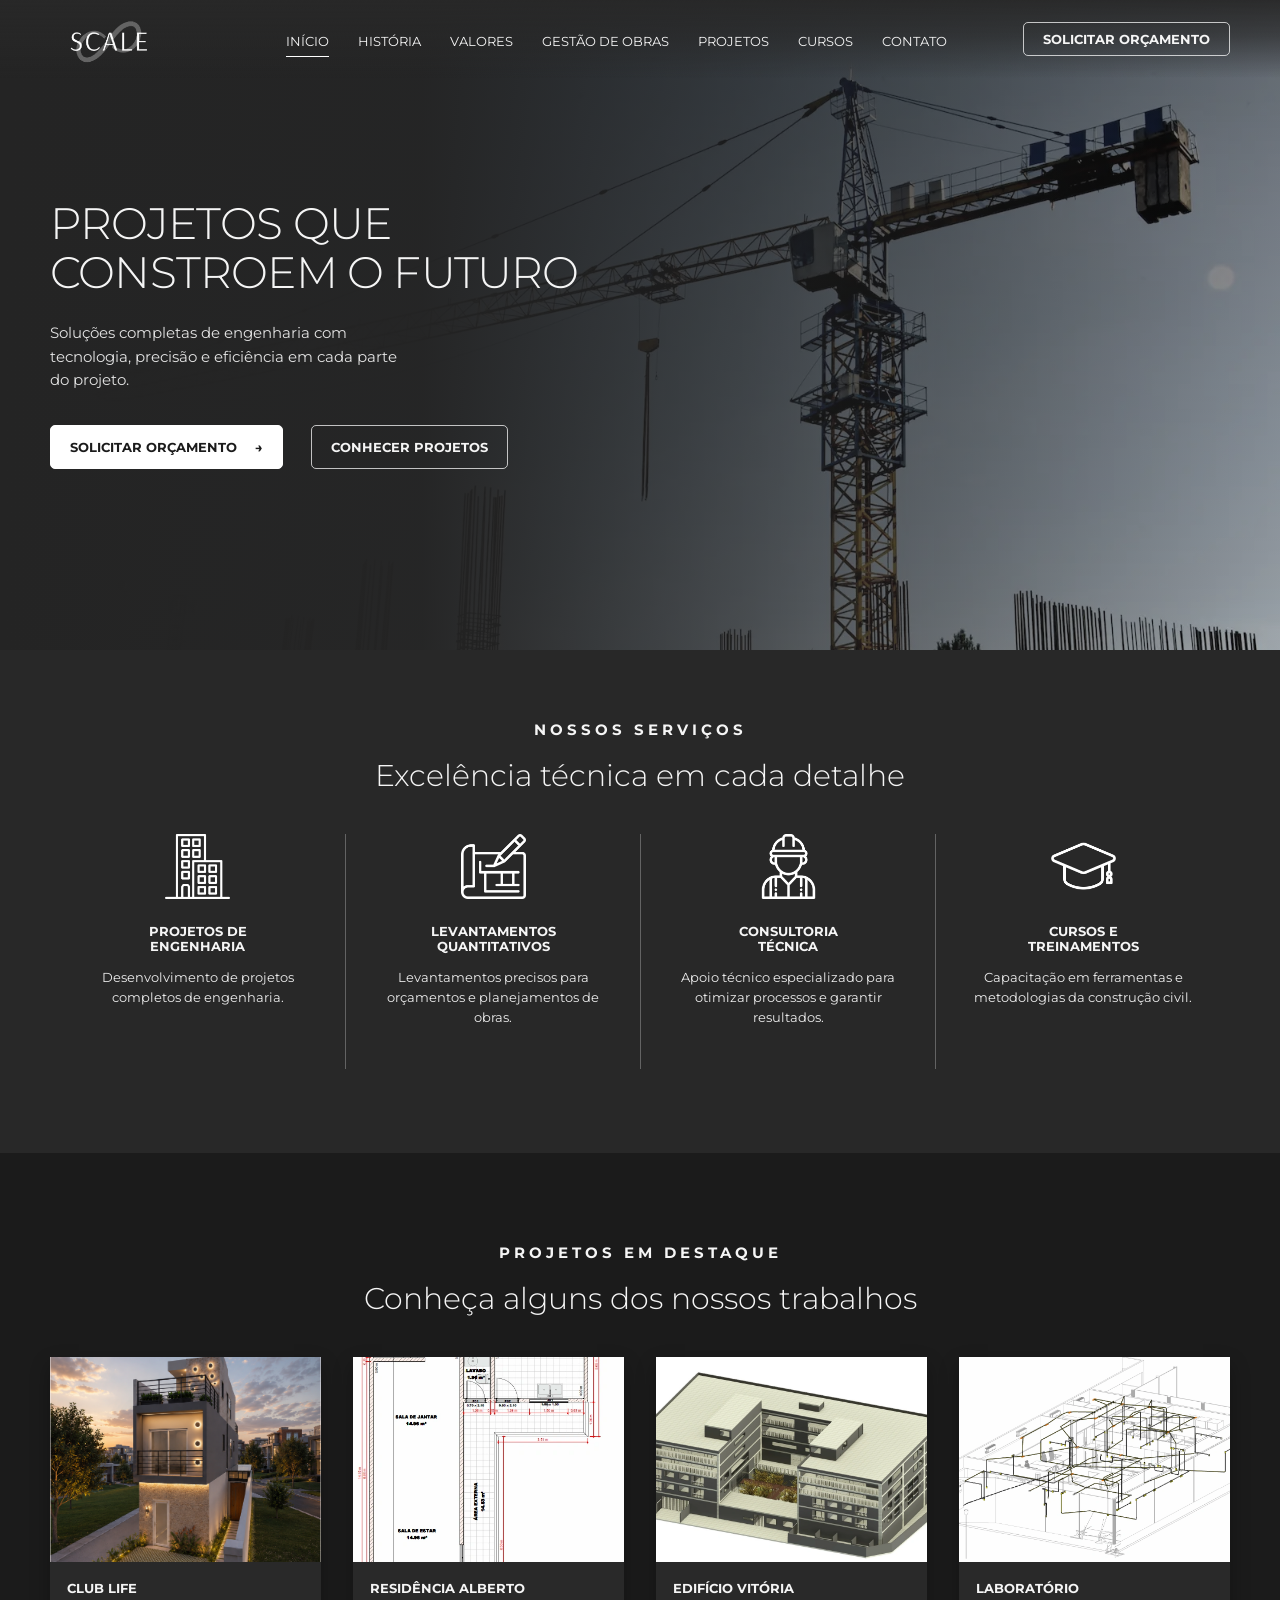
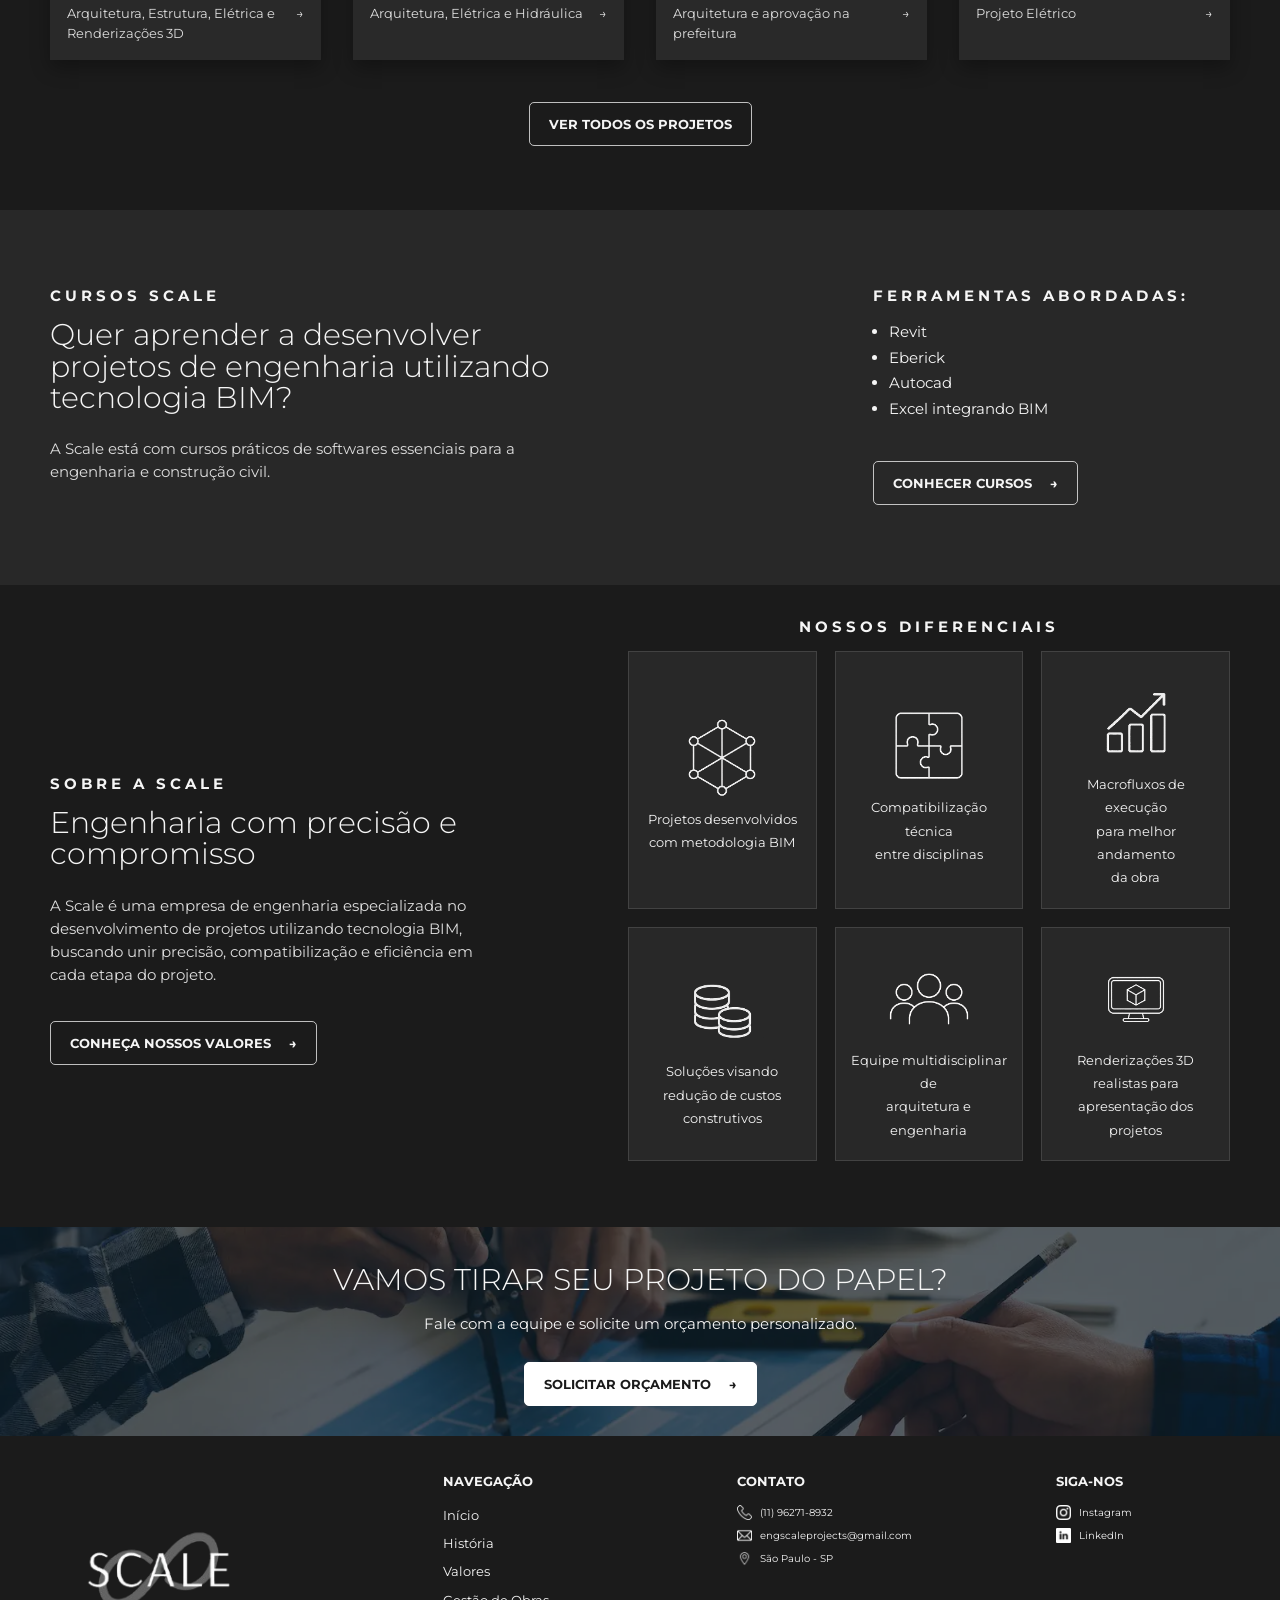
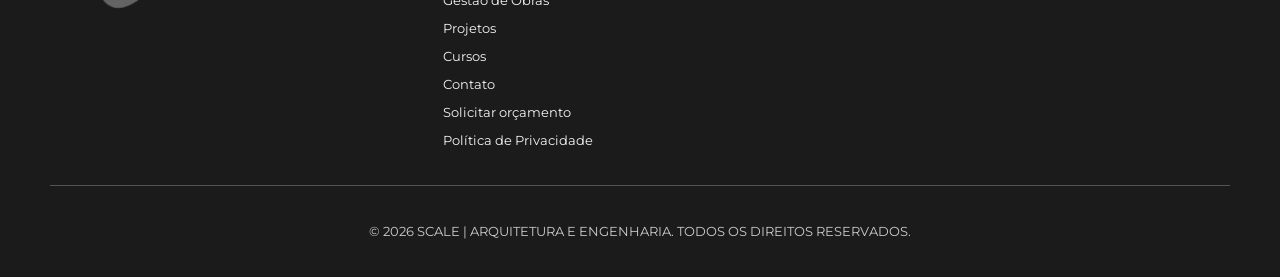
<file: index.html>
<!doctype html>
<html lang="pt-BR">

<head>
  <meta charset="UTF-8">
  <meta name="viewport" content="width=device-width, initial-scale=1.0">
  <meta name="description" content="Scale Engenharia — projetos, gestão de obras e capacitação em tecnologia BIM.">
  <title>Scale Engenharia</title>
  <link rel="icon" type="image/png" href="img/icon.png">
  <link rel="preconnect" href="https://fonts.googleapis.com">
  <link rel="preconnect" href="https://fonts.gstatic.com" crossorigin>
  <link href="https://fonts.googleapis.com/css2?family=Montserrat:wght@300;400;500;600;700&display=swap"
    rel="stylesheet">
  <link rel="stylesheet" href="style.css">
</head>

<body>
  <header class="site-header site-header-index">
    <div class="container header-inner">
      <a class="logo" href="index.html" aria-label="Scale Engenharia - Início"><img class="logo-header"
          src="img/logo.png" alt="Logo"></a>
      <button class="menu-toggle" type="button" aria-label="Abrir menu" aria-expanded="false" aria-controls="main-nav">
        <span class="menu-toggle-lines" aria-hidden="true"></span>
      </button>
      <nav class="main-nav" id="main-nav" aria-label="Navegação principal">
        <a class="active" href="index.html">Início</a>
        <a href="historia.html">História</a>
        <a href="valores.html">Valores</a>
        <a href="gestao-obras.html">Gestão de Obras</a>
        <a href="projetos.html">Projetos</a>
        <a href="cursos.html">Cursos</a>
        <a href="contato.html">Contato</a>
      </nav>
      <a class="button button-outline header-cta" href="orcamento.html">Solicitar orçamento</a>
    </div>
  </header>
  <section class="hero" id="inicio">
    <div class="container hero-content">
      <h1>Projetos que<br>constroem o futuro</h1>
      <p>Soluções completas de engenharia com tecnologia, precisão e eficiência em cada parte do projeto.</p>
      <div class="button-row">
        <a class="button button-light" href="orcamento.html">Solicitar orçamento <span aria-hidden="true">→</span></a>
        <a class="button button-outline" href="projetos.html">Conhecer projetos</a>
      </div>
    </div>
  </section>

  <main>
    <section class="services section-dark" id="gestao">
      <div class="container">
        <header class="section-heading section-heading-center">
          <p class="eyebrow">Nossos serviços</p>
          <h2>Excelência técnica em cada detalhe</h2>
        </header>

        <div class="services-grid">
          <article class="service-item">
            <img class="service-icon" src="img/building.png" alt="Ícone de projetos de engenharia">
            <h3>Projetos de<br>engenharia</h3>
            <p>Desenvolvimento de projetos completos de engenharia.</p>
          </article>
          <article class="service-item">
            <img class="service-icon" src="img/architecture.png" alt="Ícone de projetos de engenharia">
            <h3>Levantamentos<br>quantitativos</h3>
            <p>Levantamentos precisos para orçamentos e planejamentos de obras.</p>
          </article>
          <article class="service-item">
            <img class="service-icon" src="img/worker (1).png" alt="Ícone de projetos de engenharia">
            <h3>Consultoria<br>técnica</h3>
            <p>Apoio técnico especializado para otimizar processos e garantir resultados.</p>
          </article>
          <article class="service-item">
            <img class="service-icon" src="img/graduate.png" alt="Ícone de projetos de engenharia">
            <h3>Cursos e<br>treinamentos</h3>
            <p>Capacitação em ferramentas e metodologias da construção civil.</p>
          </article>
        </div>
      </div>
    </section>

    <section class="projects section-black" id="projetos">
      <div class="container">
        <header class="section-heading section-heading-center">
          <p class="eyebrow">Projetos em destaque</p>
          <h2>Conheça alguns dos nossos trabalhos</h2>
        </header>

        <div class="projects-grid">
          <article class="project-card">
            <img src="img/club (1).webp" alt="Empreendimento residencial em construção">
            <div class="project-card-body">
              <h3>Club Life</h3>
              <p>Arquitetura, Estrutura, Elétrica e Renderizações 3D <a href="projetos.html">→</a></p>
            </div>
          </article>
          <article class="project-card">
            <img src="img/alberto (1).webp" alt="Empreendimento residencial em construção">
            <div class="project-card-body">
              <h3>Residência Alberto</h3>
              <p>Arquitetura, Elétrica e Hidráulica <a href="projetos.html">→</a></p>
            </div>
          </article>
          <article class="project-card">
            <img src="img/vitoria (1).webp" alt="Empreendimento residencial em construção">
            <div class="project-card-body">
              <h3>Edifício Vitória</h3>
              <p>Arquitetura e aprovação na prefeitura <a href="projetos.html">→</a></p>
            </div>
          </article>
          <article class="project-card">
            <img src="img/laboratorio (1).webp" alt="Empreendimento residencial em construção">
            <div class="project-card-body">
              <h3>Laboratório</h3>
              <p>Projeto Elétrico <a href="projetos.html">→</a></p>
            </div>
          </article>
        </div>
        <div class="section-action"><a class="button button-outline" href="projetos.html">Ver todos os projetos</a>
        </div>
      </div>
    </section>

    <section class="courses section-dark" id="cursos">
      <div class="container courses-grid">
        <div>
          <p class="eyebrow">Cursos Scale</p>
          <h2>Quer aprender a desenvolver<br>projetos de engenharia utilizando<br>tecnologia BIM?</h2>
          <p class="muted">A Scale está com cursos práticos de softwares essenciais para a engenharia e construção
            civil.</p>
        </div>
        <div class="tools">
          <p class="eyebrow">Ferramentas abordadas:</p>
          <ul>
            <li>Revit</li>
            <li>Eberick</li>
            <li>Autocad</li>
            <li>Excel integrando BIM</li>
          </ul>
          <a class="button button-outline" href="cursos.html">Conhecer cursos <span aria-hidden="true">→</span></a>
        </div>
      </div>
    </section>

    <section class="about section-black" id="valores">
      <div class="container about-grid">
        <div class="about-copy">
          <p class="eyebrow">Sobre a Scale</p>
          <h2>Engenharia com precisão e<br>compromisso</h2>
          <p>A Scale é uma empresa de engenharia especializada no desenvolvimento de projetos utilizando tecnologia BIM,
            buscando unir precisão, compatibilização e eficiência em cada etapa do projeto.</p>
          <a class="button button-outline" href="valores.html">Conheça nossos valores <span
              aria-hidden="true">→</span></a>
        </div>

        <div class="differentials">
          <p class="eyebrow differentials-title">
            Nossos diferenciais
          </p>

          <div class="differentials-grid">
            <article class="differential-card">
              <img class="differential-icon" src="img/bim.png" alt="Representação da metodologia BIM">

              <p>
                Projetos desenvolvidos<br>
                com metodologia BIM
              </p>
            </article>

            <article class="differential-card">
              <img class="differential-icon" src="img/jigsaw.png" alt="Compatibilização entre disciplinas">

              <p>
                Compatibilização técnica<br>
                entre disciplinas
              </p>
            </article>

            <article class="differential-card">
              <img class="differential-icon" src="img/quant.png" alt="Macrofluxos de execução">

              <p>
                Macrofluxos de execução<br>
                para melhor andamento<br>
                da obra
              </p>
            </article>

            <article class="differential-card">
              <img class="differential-icon" src="img/data.png" alt="Redução de custos construtivos">

              <p>
                Soluções visando<br>
                redução de custos<br>
                construtivos
              </p>
            </article>

            <article class="differential-card">
              <img class="differential-icon" src="img/people.png" alt="Equipe multidisciplinar">

              <p>
                Equipe multidisciplinar de<br>
                arquitetura e engenharia
              </p>
            </article>

            <article class="differential-card">
              <img class="differential-icon" src="img/tv.png" alt="Renderizações tridimensionais">

              <p>
                Renderizações 3D<br>
                realistas para<br>
                apresentação dos projetos
              </p>
            </article>
          </div>
        </div>
      </div>
    </section>

    <section class="cta" id="orcamento">
      <div class="container cta-inner">
        <h2>Vamos tirar seu projeto do papel?</h2>
        <p>Fale com a equipe e solicite um orçamento personalizado.</p>
        <a class="button button-light" href="orcamento.html">Solicitar orçamento <span aria-hidden="true">→</span></a>
      </div>
    </section>
  </main>

  <footer class="site-footer" id="contato">
    <div class="container footer-grid">
      <a class="logo footer-logo" href="index.html" aria-label="Ir para a página inicial">
        <img src="img/logo.png" alt="Scale Engenharia">
      </a>

      <div class="footer-column">
        <h2>Navegação</h2>

        <nav class="footer-navigation" aria-label="Navegação do rodapé">
          <a href="index.html">Início</a>
          <a href="historia.html">História</a>
          <a href="valores.html">Valores</a>
          <a href="gestao-obras.html">Gestão de Obras</a>
          <a href="projetos.html">Projetos</a>
          <a href="cursos.html">Cursos</a>
          <a href="contato.html">Contato</a>
          <a href="orcamento.html">Solicitar orçamento</a>
          <a href="politica-privacidade.html">
            Política de Privacidade
          </a>
        </nav>
      </div>

      <div class="footer-column">
        <h2>Contato</h2>

        <address class="footer-contact">
          <button class="footer-action copy-button" type="button" data-copy="(11) 96271-8932"
            aria-label="Copiar telefone">
            <img class="footer-icon" src="img/telefone.png" alt="">

            <span>(11) 96271-8932</span>
          </button>

          <a class="footer-action" href="mailto:engscaleprojects@gmail.com">
            <img class="footer-icon" src="img/email.png" alt="">

            <span>engscaleprojects@gmail.com</span>
          </a>

          <button class="footer-action copy-button" type="button" data-copy="São Paulo - SP"
            aria-label="Copiar endereço">
            <img class="footer-icon" src="img/localizacao.png" alt="">

            <span>São Paulo - SP</span>
          </button>
        </address>
      </div>

      <div class="footer-column">
        <h2>Siga-nos</h2>

        <div class="social-links">
          <a class="footer-action" href="https://www.instagram.com/scale.engbr/" target="_blank"
            rel="noopener noreferrer">
            <img class="footer-icon" src="img/instagram.png" alt="">

            <span>Instagram</span>
          </a>

          <a class="footer-action" href="https://www.linkedin.com/company/scale-engenharia/" target="_blank"
            rel="noopener noreferrer">
            <img class="footer-icon" src="img/linkedin.png" alt="">

            <span>LinkedIn</span>
          </a>
        </div>
      </div>
    </div>

    <div class="container copyright">
      © 2026 SCALE | ARQUITETURA E ENGENHARIA. TODOS OS DIREITOS RESERVADOS.
    </div>
  </footer>

  <script>
    const menuButton = document.querySelector(".menu-toggle");
    const mainNavigation = document.querySelector(".main-nav");

    if (menuButton && mainNavigation) {
      function closeMenu() {
        mainNavigation.classList.remove("is-open");
        document.body.classList.remove("menu-open");

        menuButton.setAttribute("aria-expanded", "false");
        menuButton.setAttribute("aria-label", "Abrir menu");
      }

      menuButton.addEventListener("click", function () {
        const menuIsOpen =
          mainNavigation.classList.toggle("is-open");

        document.body.classList.toggle(
          "menu-open",
          menuIsOpen
        );

        menuButton.setAttribute(
          "aria-expanded",
          String(menuIsOpen)
        );

        menuButton.setAttribute(
          "aria-label",
          menuIsOpen ? "Fechar menu" : "Abrir menu"
        );
      });

      mainNavigation
        .querySelectorAll("a")
        .forEach(function (link) {
          link.addEventListener("click", closeMenu);
        });

      document.addEventListener("keydown", function (event) {
        if (event.key === "Escape") {
          closeMenu();
        }
      });

      window.addEventListener("resize", function () {
        if (window.innerWidth > 1150) {
          closeMenu();
        }
      });
    }


    document.querySelectorAll(".copy-button").forEach(function (button) {
      button.addEventListener("click", async function () {
        const textToCopy = button.dataset.copy;
        const textElement = button.querySelector("span");
        const originalText = textElement.textContent;

        try {
          await navigator.clipboard.writeText(textToCopy);

          textElement.textContent = "Copiado!";

          setTimeout(function () {
            textElement.textContent = originalText;
          }, 1500);
        } catch (error) {
          const temporaryInput = document.createElement("textarea");

          temporaryInput.value = textToCopy;
          temporaryInput.style.position = "fixed";
          temporaryInput.style.opacity = "0";

          document.body.appendChild(temporaryInput);
          temporaryInput.select();
          document.execCommand("copy");
          temporaryInput.remove();

          textElement.textContent = "Copiado!";

          setTimeout(function () {
            textElement.textContent = originalText;
          }, 1500);
        }
      });
    });


    document.addEventListener("DOMContentLoaded", function () {
      const header = document.querySelector(".site-header-index");

      if (!header) {
        return;
      }

      function atualizarHeader() {
        header.classList.toggle(
          "is-scrolled",
          window.scrollY > 60
        );
      }

      atualizarHeader();

      window.addEventListener(
        "scroll",
        atualizarHeader,
        {passive: true}
      );
    });
  </script>
</body>

</html>
</file>
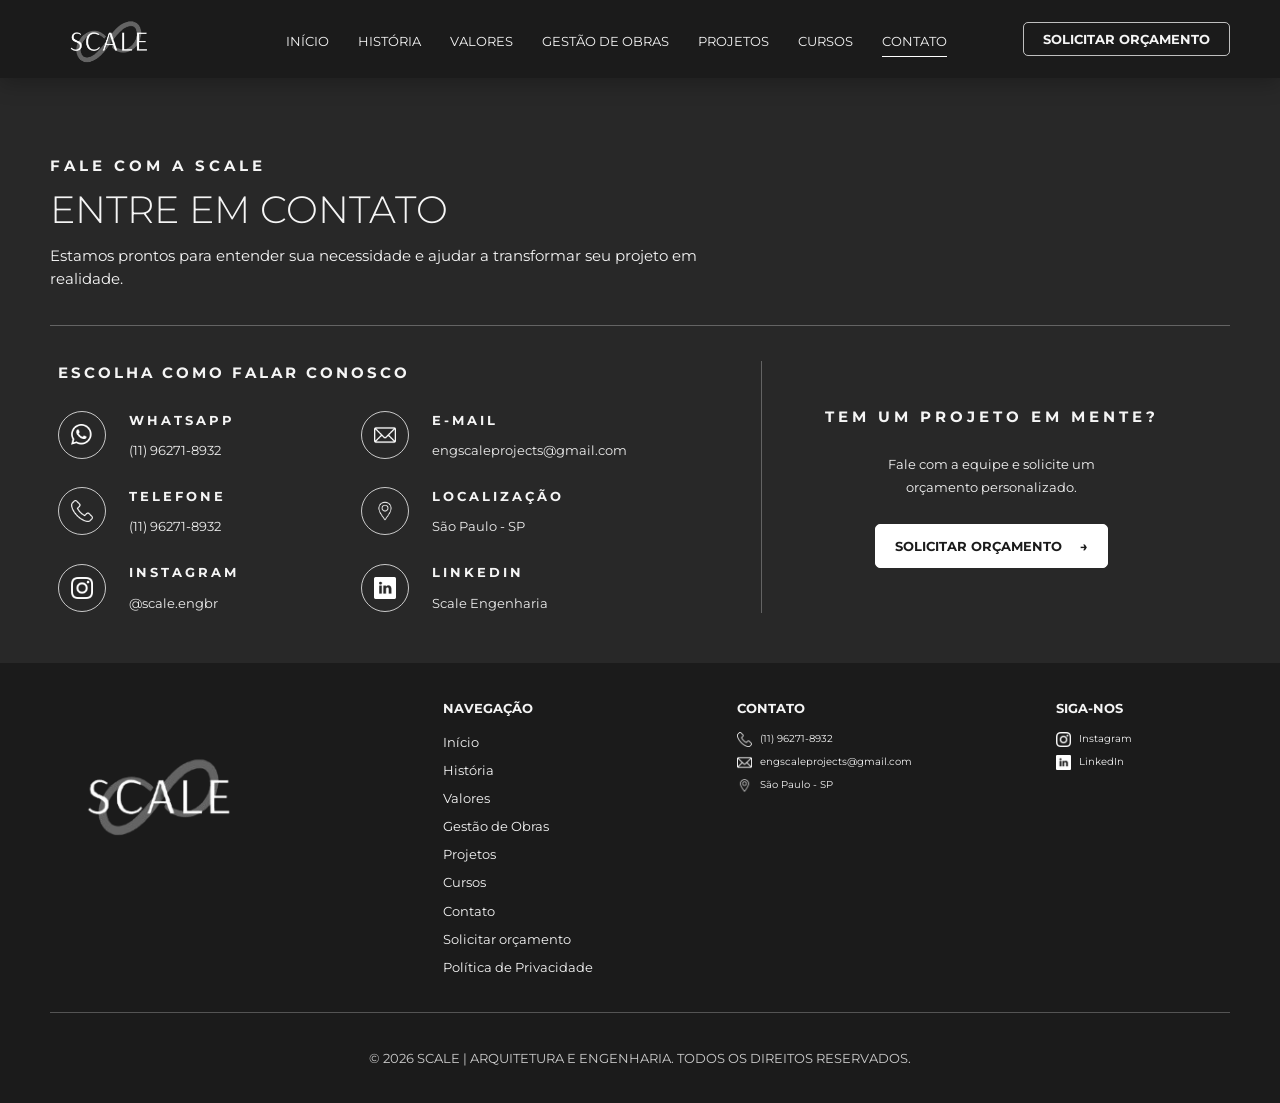
<file: contato.html>
<!doctype html>
<html lang="pt-BR">

<head>
  <meta charset="UTF-8">
  <meta name="viewport" content="width=device-width, initial-scale=1.0">
  <meta name="description" content="Entre em contato com a Scale Engenharia.">
  <title>Contato | Scale Engenharia</title>
  <link rel="icon" type="image/png" href="img/icon.png">
  <link rel="preconnect" href="https://fonts.googleapis.com">
  <link rel="preconnect" href="https://fonts.gstatic.com" crossorigin>
  <link href="https://fonts.googleapis.com/css2?family=Montserrat:wght@300;400;500;600;700&display=swap"
    rel="stylesheet">
  <link rel="stylesheet" href="style.css">
</head>

<body>
  <header class="site-header">
    <div class="container header-inner">
      <a class="logo" href="index.html" aria-label="Scale Engenharia - Início"><img class="logo-header"
          src="img/logo.png" alt="Logo"></a>
      <button class="menu-toggle" type="button" aria-label="Abrir menu" aria-expanded="false" aria-controls="main-nav">
        <span class="menu-toggle-lines" aria-hidden="true"></span>
      </button>
      <nav class="main-nav" aria-label="Navegação principal">
        <a href="index.html">Início</a>
        <a href="historia.html">História</a>
        <a href="valores.html">Valores</a>
        <a href="gestao-obras.html">Gestão de Obras</a>
        <a href="projetos.html">Projetos</a>
        <a href="cursos.html">Cursos</a>
        <a class="active" href="contato.html">Contato</a>
      </nav>
      <a class="button button-outline header-cta" href="orcamento.html">Solicitar orçamento</a>
    </div>
  </header>

  <main class="contact-page">
    <div class="container">
      <header class="contact-heading">
        <p class="eyebrow">Fale com a Scale</p>
        <h1>Entre em contato</h1>
        <p>Estamos prontos para entender sua necessidade e ajudar a transformar seu projeto em realidade.</p>
      </header>

      <div class="contact-layout">
        <section class="contact-options" aria-labelledby="contact-options-title">
          <h2 id="contact-options-title">
            Escolha como falar conosco
          </h2>

          <div class="contact-grid">
            <a class="contact-item" href="https://wa.me/5511962718932" target="_blank" rel="noopener noreferrer">
              <span class="contact-icon" aria-hidden="true">
                <img src="img/whatsapp.png" alt="">
              </span>

              <span>
                <strong>WhatsApp</strong>
                <small>(11) 96271-8932</small>
              </span>
            </a>

            <a class="contact-item" href="mailto:engscaleprojects@gmail.com">
              <span class="contact-icon" aria-hidden="true">
                <img src="img/email.png" alt="">
              </span>

              <span>
                <strong>E-mail</strong>
                <small>engscaleprojects@gmail.com</small>
              </span>
            </a>

            <a class="contact-item" href="tel:+5511962718932">
              <span class="contact-icon" aria-hidden="true">
                <img src="img/telefone.png" alt="">
              </span>

              <span>
                <strong>Telefone</strong>
                <small>(11) 96271-8932</small>
              </span>
            </a>

            <div class="contact-item">
              <span class="contact-icon" aria-hidden="true">
                <img src="img/localizacao.png" alt="">
              </span>

              <span>
                <strong>Localização</strong>
                <small>São Paulo - SP</small>
              </span>
            </div>

            <a class="contact-item" href="https://www.instagram.com/scale.engbr/" target="_blank"
              rel="noopener noreferrer">
              <span class="contact-icon" aria-hidden="true">
                <img src="img/instagram.png" alt="">
              </span>

              <span>
                <strong>Instagram</strong>
                <small>@scale.engbr</small>
              </span>
            </a>

            <a class="contact-item" href="https://www.linkedin.com/company/scale-engenharia/" target="_blank"
              rel="noopener noreferrer">
              <span class="contact-icon" aria-hidden="true">
                <img src="img/linkedin.png" alt="">
              </span>

              <span>
                <strong>LinkedIn</strong>
                <small>Scale Engenharia</small>
              </span>
            </a>
          </div>
        </section>

        <aside class="budget-callout">
          <p class="eyebrow">
            Tem um projeto em mente?
          </p>

          <p>
            Fale com a equipe e solicite um<br>
            orçamento personalizado.
          </p>

          <a class="button button-light" href="orcamento.html">
            Solicitar orçamento
            <span aria-hidden="true">→</span>
          </a>
        </aside>
      </div>
    </div>
  </main>

  <footer class="site-footer" id="contato">
    <div class="container footer-grid">
      <a class="logo footer-logo" href="index.html" aria-label="Ir para a página inicial">
        <img src="img/logo.png" alt="Scale Engenharia">
      </a>

      <div class="footer-column">
        <h2>Navegação</h2>

        <nav class="footer-navigation" aria-label="Navegação do rodapé">
          <a href="index.html">Início</a>
          <a href="historia.html">História</a>
          <a href="valores.html">Valores</a>
          <a href="gestao-obras.html">Gestão de Obras</a>
          <a href="projetos.html">Projetos</a>
          <a href="cursos.html">Cursos</a>
          <a href="contato.html">Contato</a>
          <a href="orcamento.html">Solicitar orçamento</a>
          <a href="politica-privacidade.html">
  Política de Privacidade
</a>
        </nav>
      </div>

      <div class="footer-column">
        <h2>Contato</h2>

        <address class="footer-contact">
          <button class="footer-action copy-button" type="button" data-copy="(11) 96271-8932"
            aria-label="Copiar telefone">
            <img class="footer-icon" src="img/telefone.png" alt="">

            <span>(11) 96271-8932</span>
          </button>

          <a class="footer-action" href="mailto:engscaleprojects@gmail.com">
            <img class="footer-icon" src="img/email.png" alt="">

            <span>engscaleprojects@gmail.com</span>
          </a>

          <button class="footer-action copy-button" type="button" data-copy="São Paulo - SP"
            aria-label="Copiar endereço">
            <img class="footer-icon" src="img/localizacao.png" alt="">

            <span>São Paulo - SP</span>
          </button>
        </address>
      </div>

      <div class="footer-column">
        <h2>Siga-nos</h2>

        <div class="social-links">
          <a class="footer-action" href="https://www.instagram.com/scale.engbr/" target="_blank"
            rel="noopener noreferrer">
            <img class="footer-icon" src="img/instagram.png" alt="">

            <span>Instagram</span>
          </a>

          <a class="footer-action" href="https://www.linkedin.com/company/scale-engenharia/" target="_blank"
            rel="noopener noreferrer">
            <img class="footer-icon" src="img/linkedin.png" alt="">

            <span>LinkedIn</span>
          </a>
        </div>
      </div>
    </div>

    <div class="container copyright">
      © 2026 SCALE | ARQUITETURA E ENGENHARIA. TODOS OS DIREITOS RESERVADOS.
    </div>
  </footer>
</body>

<script>
  /* MENU HAMBÚRGUER */

  const menuButton = document.querySelector(".menu-toggle");
  const mainNavigation = document.querySelector(".main-nav");

  if (menuButton && mainNavigation) {
    function closeMenu() {
      mainNavigation.classList.remove("is-open");
      document.body.classList.remove("menu-open");

      menuButton.setAttribute("aria-expanded", "false");
      menuButton.setAttribute("aria-label", "Abrir menu");
    }

    menuButton.addEventListener("click", function () {
      const menuIsOpen =
        mainNavigation.classList.toggle("is-open");

      document.body.classList.toggle(
        "menu-open",
        menuIsOpen
      );

      menuButton.setAttribute(
        "aria-expanded",
        String(menuIsOpen)
      );

      menuButton.setAttribute(
        "aria-label",
        menuIsOpen ? "Fechar menu" : "Abrir menu"
      );
    });

    mainNavigation
      .querySelectorAll("a")
      .forEach(function (link) {
        link.addEventListener("click", closeMenu);
      });

    document.addEventListener("keydown", function (event) {
      if (event.key === "Escape") {
        closeMenu();
      }
    });

    window.addEventListener("resize", function () {
      if (window.innerWidth > 1150) {
        closeMenu();
      }
    });
  }


  /* COPIAR INFORMAÇÕES DO FOOTER */

  document
    .querySelectorAll(".copy-button")
    .forEach(function (button) {
      button.addEventListener("click", async function () {
        const textToCopy = button.dataset.copy;
        const textElement = button.querySelector("span");
        const originalText = textElement.textContent;

        try {
          await navigator.clipboard.writeText(textToCopy);
        } catch (error) {
          const temporaryInput =
            document.createElement("textarea");

          temporaryInput.value = textToCopy;
          temporaryInput.style.position = "fixed";
          temporaryInput.style.opacity = "0";

          document.body.appendChild(temporaryInput);
          temporaryInput.select();
          document.execCommand("copy");
          temporaryInput.remove();
        }

        textElement.textContent = "Copiado!";

        setTimeout(function () {
          textElement.textContent = originalText;
        }, 1500);
      });
    });


  /* FUNDO DO HEADER DA HOME */

  const homeHeader =
    document.querySelector(".site-header-index");

  if (homeHeader) {
    function atualizarHeader() {
      homeHeader.classList.toggle(
        "is-scrolled",
        window.scrollY > 60
      );
    }

    atualizarHeader();

    window.addEventListener(
      "scroll",
      atualizarHeader,
      {passive: true}
    );
  }
</script>

</html>
</file>
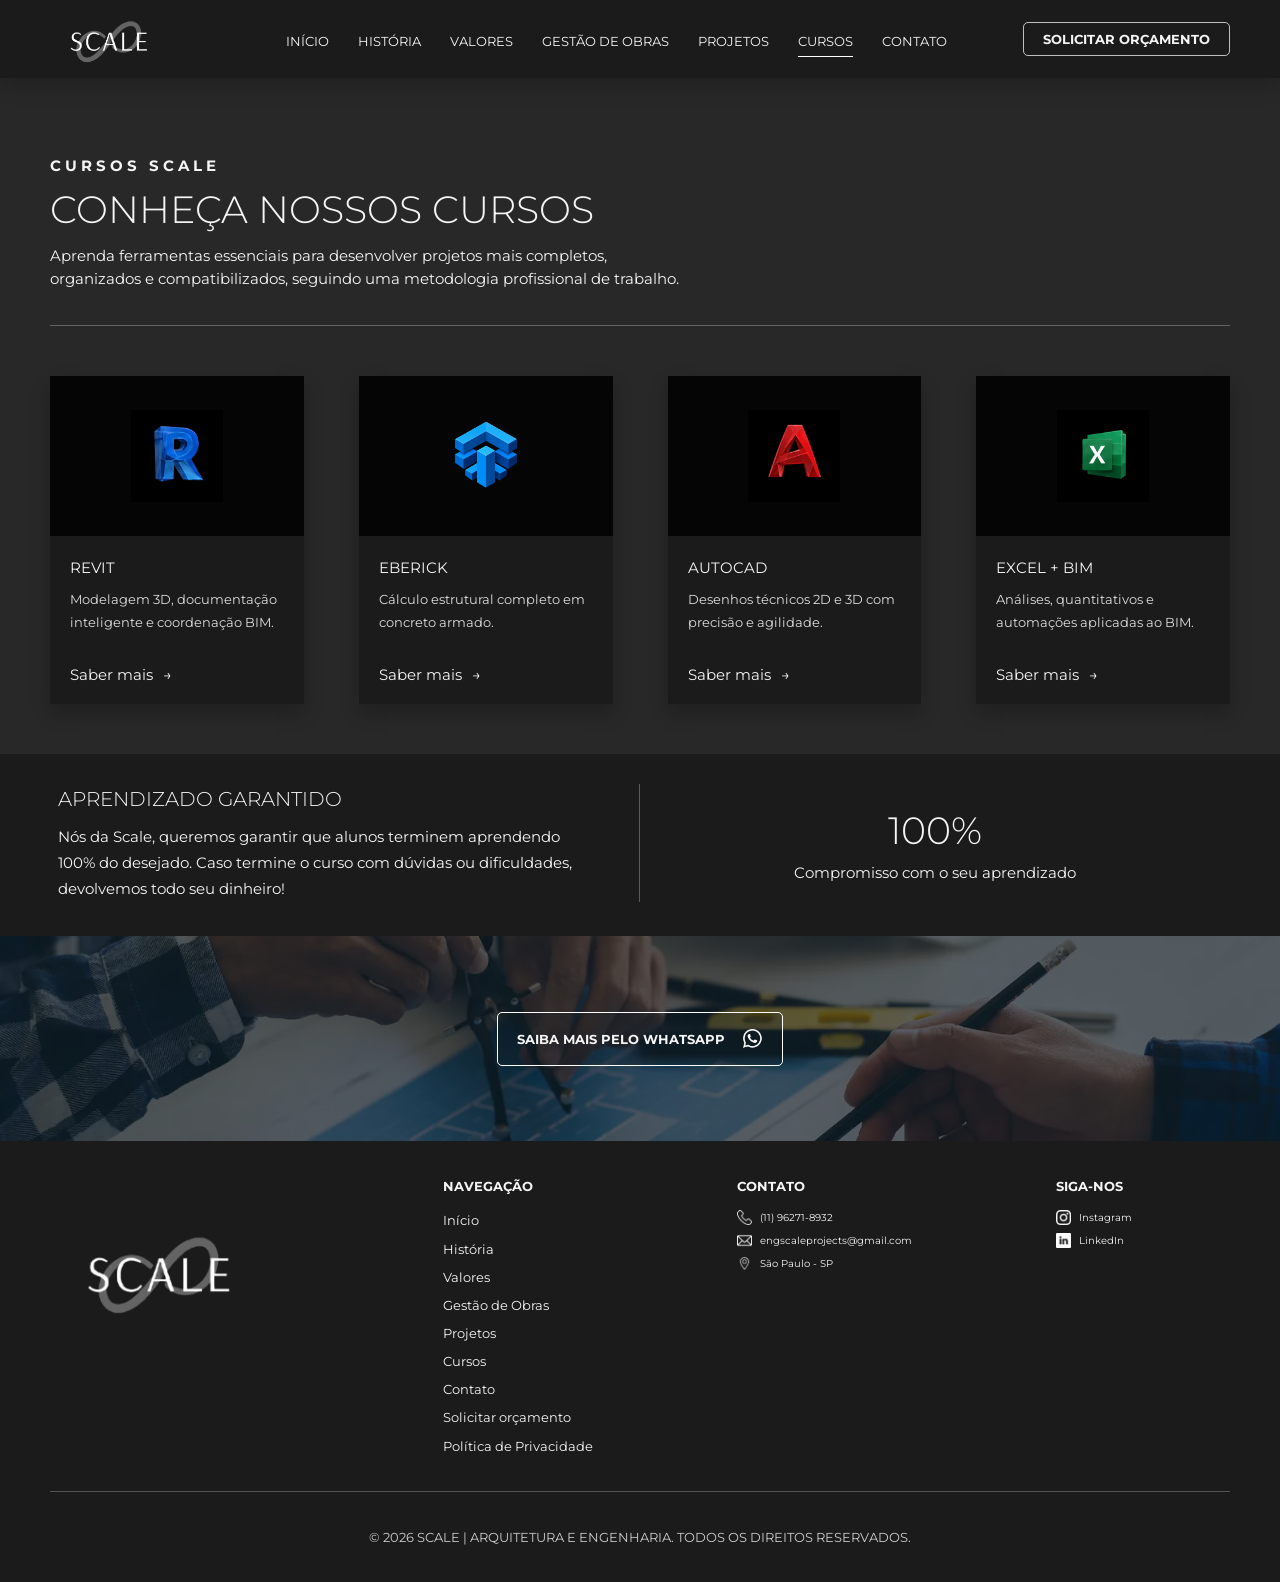
<file: cursos.html>
<!doctype html>
<html lang="pt-BR">

<head>
  <meta charset="UTF-8">
  <meta name="viewport" content="width=device-width, initial-scale=1.0">
  <meta name="description" content="Cursos práticos de tecnologia BIM e softwares aplicados à engenharia.">
  <title>Cursos | Scale Engenharia</title>
  <link rel="icon" type="image/png" href="img/icon.png">
  <link rel="preconnect" href="https://fonts.googleapis.com">
  <link rel="preconnect" href="https://fonts.gstatic.com" crossorigin>
  <link href="https://fonts.googleapis.com/css2?family=Montserrat:wght@300;400;500;600;700&display=swap"
    rel="stylesheet">
  <link rel="stylesheet" href="style.css">
</head>

<body>
  <header class="site-header">
    <div class="container header-inner">
      <a class="logo" href="index.html" aria-label="Scale Engenharia - Início"><img class="logo-header"
          src="img/logo.png" alt="Logo"></a>
      <button class="menu-toggle" type="button" aria-label="Abrir menu" aria-expanded="false" aria-controls="main-nav">
        <span class="menu-toggle-lines" aria-hidden="true"></span>
      </button>
      <nav class="main-nav" aria-label="Navegação principal">
        <a href="index.html">Início</a>
        <a href="historia.html">História</a>
        <a href="valores.html">Valores</a>
        <a href="gestao-obras.html">Gestão de Obras</a>
        <a href="projetos.html">Projetos</a>
        <a class="active" href="cursos.html">Cursos</a>
        <a href="contato.html">Contato</a>
      </nav>
      <a class="button button-outline header-cta" href="orcamento.html">Solicitar orçamento</a>
    </div>
  </header>

  <main>
    <section class="courses-section">
      <div class="container">
        <header class="courses-heading">
          <p class="eyebrow">Cursos Scale</p>
          <h1>Conheça nossos cursos</h1>
          <p>Aprenda ferramentas essenciais para desenvolver projetos mais completos, organizados e compatibilizados,
            seguindo uma metodologia profissional de trabalho.</p>
        </header>

        <div class="course-grid">
          <article class="course-card">
            <div class="course-art"><img src="img/r.webp" alt="Símbolo azul do Revit"></div>
            <div class="course-copy">
              <h2>Revit</h2>
              <p>Modelagem 3D, documentação inteligente e coordenação BIM.</p><a
                href="https://wa.me/5511962718932">Saber mais <span>→</span></a>
            </div>
          </article>
          <article class="course-card">
            <div class="course-art"><img src="img/e.webp" alt="Símbolo azul do Eberick"></div>
            <div class="course-copy">
              <h2>Eberick</h2>
              <p>Cálculo estrutural completo em concreto armado.</p><a href="https://wa.me/5511962718932">Saber mais
                <span>→</span></a>
            </div>
          </article>
          <article class="course-card">
            <div class="course-art"><img src="img/a.webp" alt="Símbolo vermelho do AutoCAD"></div>
            <div class="course-copy">
              <h2>AutoCAD</h2>
              <p>Desenhos técnicos 2D e 3D com precisão e agilidade.</p><a href="https://wa.me/5511962718932">Saber mais
                <span>→</span></a>
            </div>
          </article>
          <article class="course-card">
            <div class="course-art"><img src="img/x.webp" alt="Símbolo verde do Excel"></div>
            <div class="course-copy">
              <h2>Excel + BIM</h2>
              <p>Análises, quantitativos e automações aplicadas ao BIM.</p><a href="https://wa.me/5511962718932">Saber
                mais <span>→</span></a>
            </div>
          </article>
        </div>
      </div>
    </section>

    <section class="guarantee">
      <div class="container guarantee-grid">
        <div>
          <p class="guarantee-label">Aprendizado garantido</p>
          <p>Nós da Scale, queremos garantir que alunos terminem aprendendo 100% do desejado. Caso termine o curso com
            dúvidas ou dificuldades, devolvemos todo seu dinheiro!</p>
        </div>
        <div class="guarantee-score"><strong>100%</strong><span>Compromisso com o seu aprendizado</span></div>
      </div>
    </section>

    <section class="cta" id="whatsapp">
      <a class="button whatsapp-button" href="https://wa.me/5511962718932">Saiba mais pelo WhatsApp <span
          aria-hidden="true"><img class="whats" src="img/whatsapp.png" alt="Logo WhatsApp"></span></a>
    </section>
  </main>

  <footer class="site-footer" id="contato">
    <div class="container footer-grid">
      <a class="logo footer-logo" href="index.html" aria-label="Ir para a página inicial">
        <img src="img/logo.png" alt="Scale Engenharia">
      </a>

      <div class="footer-column">
        <h2>Navegação</h2>

        <nav class="footer-navigation" aria-label="Navegação do rodapé">
          <a href="index.html">Início</a>
          <a href="historia.html">História</a>
          <a href="valores.html">Valores</a>
          <a href="gestao-obras.html">Gestão de Obras</a>
          <a href="projetos.html">Projetos</a>
          <a href="cursos.html">Cursos</a>
          <a href="contato.html">Contato</a>
          <a href="orcamento.html">Solicitar orçamento</a>
          <a href="politica-privacidade.html">
  Política de Privacidade
</a>
        </nav>
      </div>

      <div class="footer-column">
        <h2>Contato</h2>

        <address class="footer-contact">
          <button class="footer-action copy-button" type="button" data-copy="(11) 96271-8932"
            aria-label="Copiar telefone">
            <img class="footer-icon" src="img/telefone.png" alt="">

            <span>(11) 96271-8932</span>
          </button>

          <a class="footer-action" href="mailto:engscaleprojects@gmail.com">
            <img class="footer-icon" src="img/email.png" alt="">

            <span>engscaleprojects@gmail.com</span>
          </a>

          <button class="footer-action copy-button" type="button" data-copy="São Paulo - SP"
            aria-label="Copiar endereço">
            <img class="footer-icon" src="img/localizacao.png" alt="">

            <span>São Paulo - SP</span>
          </button>
        </address>
      </div>

      <div class="footer-column">
        <h2>Siga-nos</h2>

        <div class="social-links">
          <a class="footer-action" href="https://www.instagram.com/scale.engbr/" target="_blank"
            rel="noopener noreferrer">
            <img class="footer-icon" src="img/instagram.png" alt="">

            <span>Instagram</span>
          </a>

          <a class="footer-action" href="https://www.linkedin.com/company/scale-engenharia/" target="_blank"
            rel="noopener noreferrer">
            <img class="footer-icon" src="img/linkedin.png" alt="">

            <span>LinkedIn</span>
          </a>
        </div>
      </div>
    </div>

    <div class="container copyright">
      © 2026 SCALE | ARQUITETURA E ENGENHARIA. TODOS OS DIREITOS RESERVADOS.
    </div>
  </footer>
</body>

<script>
  /* MENU HAMBÚRGUER */

  const menuButton = document.querySelector(".menu-toggle");
  const mainNavigation = document.querySelector(".main-nav");

  if (menuButton && mainNavigation) {
    function closeMenu() {
      mainNavigation.classList.remove("is-open");
      document.body.classList.remove("menu-open");

      menuButton.setAttribute("aria-expanded", "false");
      menuButton.setAttribute("aria-label", "Abrir menu");
    }

    menuButton.addEventListener("click", function () {
      const menuIsOpen =
        mainNavigation.classList.toggle("is-open");

      document.body.classList.toggle(
        "menu-open",
        menuIsOpen
      );

      menuButton.setAttribute(
        "aria-expanded",
        String(menuIsOpen)
      );

      menuButton.setAttribute(
        "aria-label",
        menuIsOpen ? "Fechar menu" : "Abrir menu"
      );
    });

    mainNavigation
      .querySelectorAll("a")
      .forEach(function (link) {
        link.addEventListener("click", closeMenu);
      });

    document.addEventListener("keydown", function (event) {
      if (event.key === "Escape") {
        closeMenu();
      }
    });

    window.addEventListener("resize", function () {
      if (window.innerWidth > 1150) {
        closeMenu();
      }
    });
  }


  /* COPIAR INFORMAÇÕES DO FOOTER */

  document
    .querySelectorAll(".copy-button")
    .forEach(function (button) {
      button.addEventListener("click", async function () {
        const textToCopy = button.dataset.copy;
        const textElement = button.querySelector("span");
        const originalText = textElement.textContent;

        try {
          await navigator.clipboard.writeText(textToCopy);
        } catch (error) {
          const temporaryInput =
            document.createElement("textarea");

          temporaryInput.value = textToCopy;
          temporaryInput.style.position = "fixed";
          temporaryInput.style.opacity = "0";

          document.body.appendChild(temporaryInput);
          temporaryInput.select();
          document.execCommand("copy");
          temporaryInput.remove();
        }

        textElement.textContent = "Copiado!";

        setTimeout(function () {
          textElement.textContent = originalText;
        }, 1500);
      });
    });


  /* FUNDO DO HEADER DA HOME */

  const homeHeader =
    document.querySelector(".site-header-index");

  if (homeHeader) {
    function atualizarHeader() {
      homeHeader.classList.toggle(
        "is-scrolled",
        window.scrollY > 60
      );
    }

    atualizarHeader();

    window.addEventListener(
      "scroll",
      atualizarHeader,
      {passive: true}
    );
  }
</script>

</html>
</file>
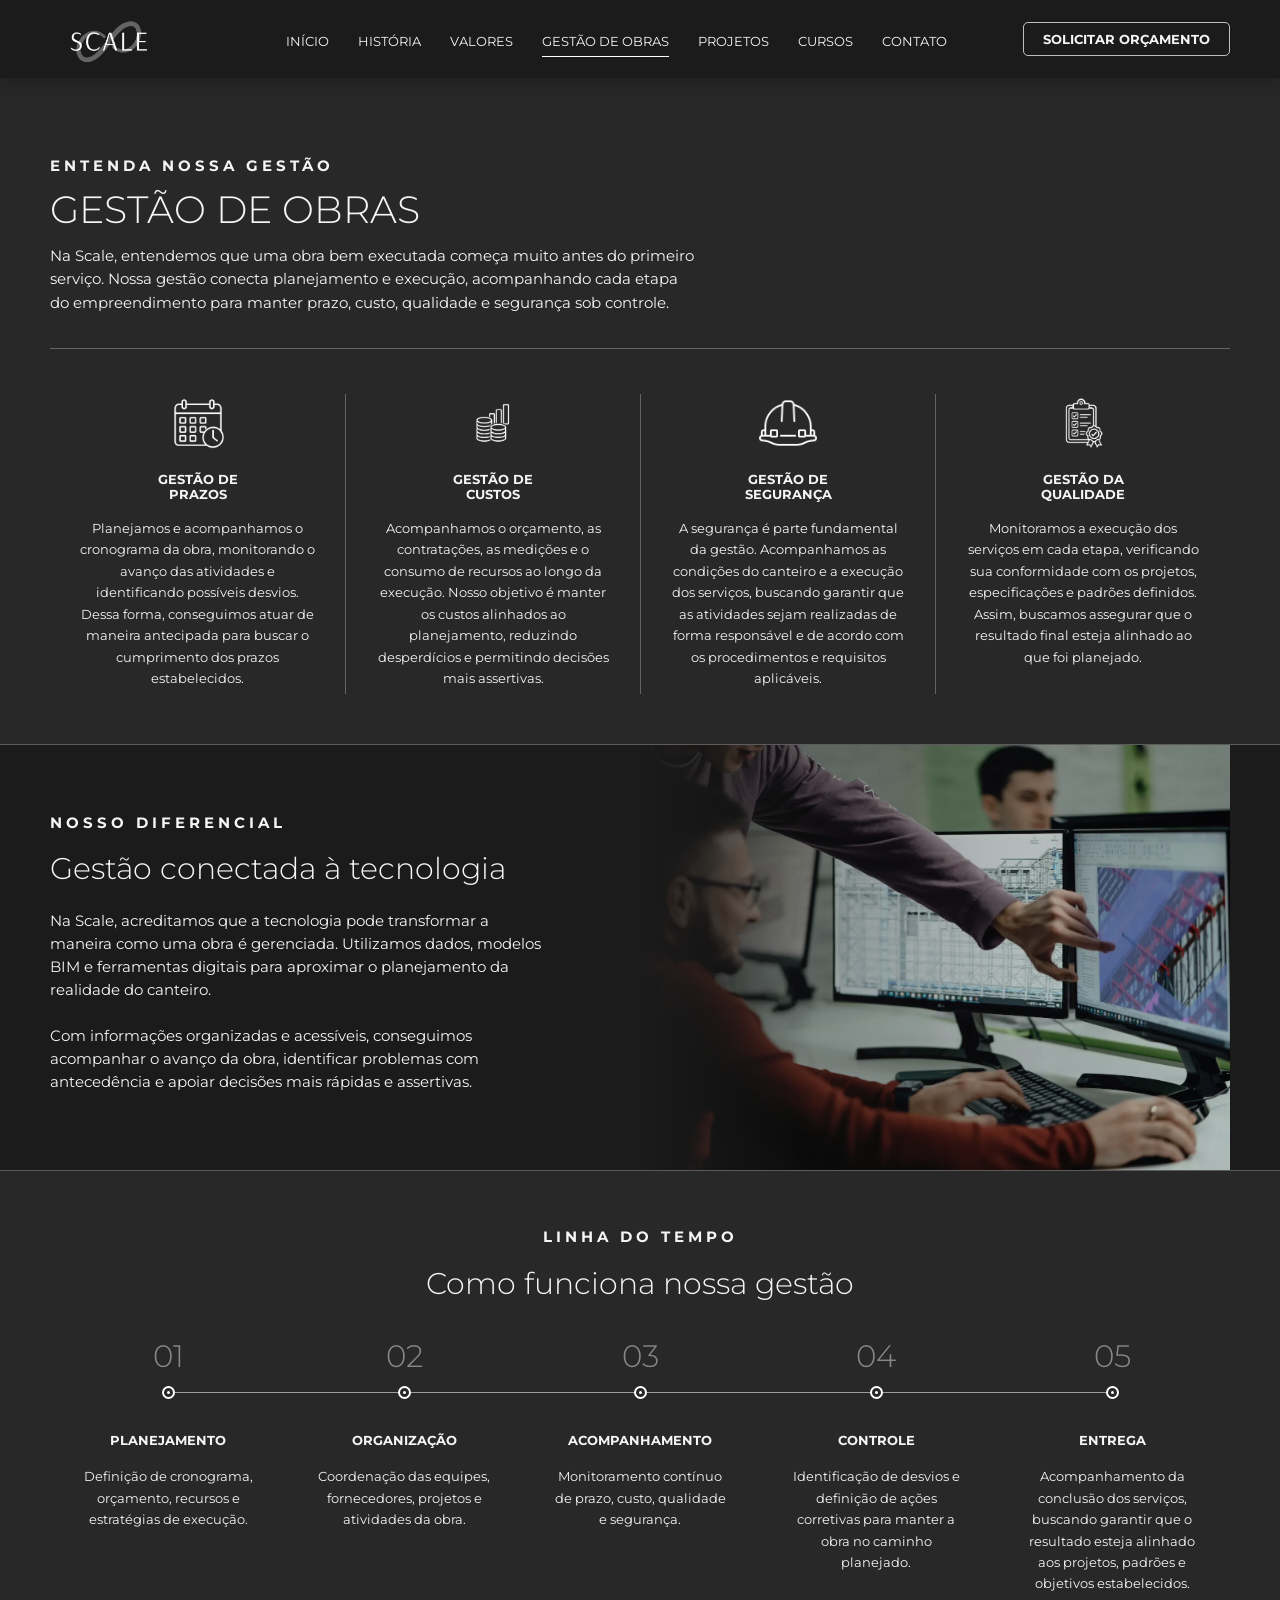
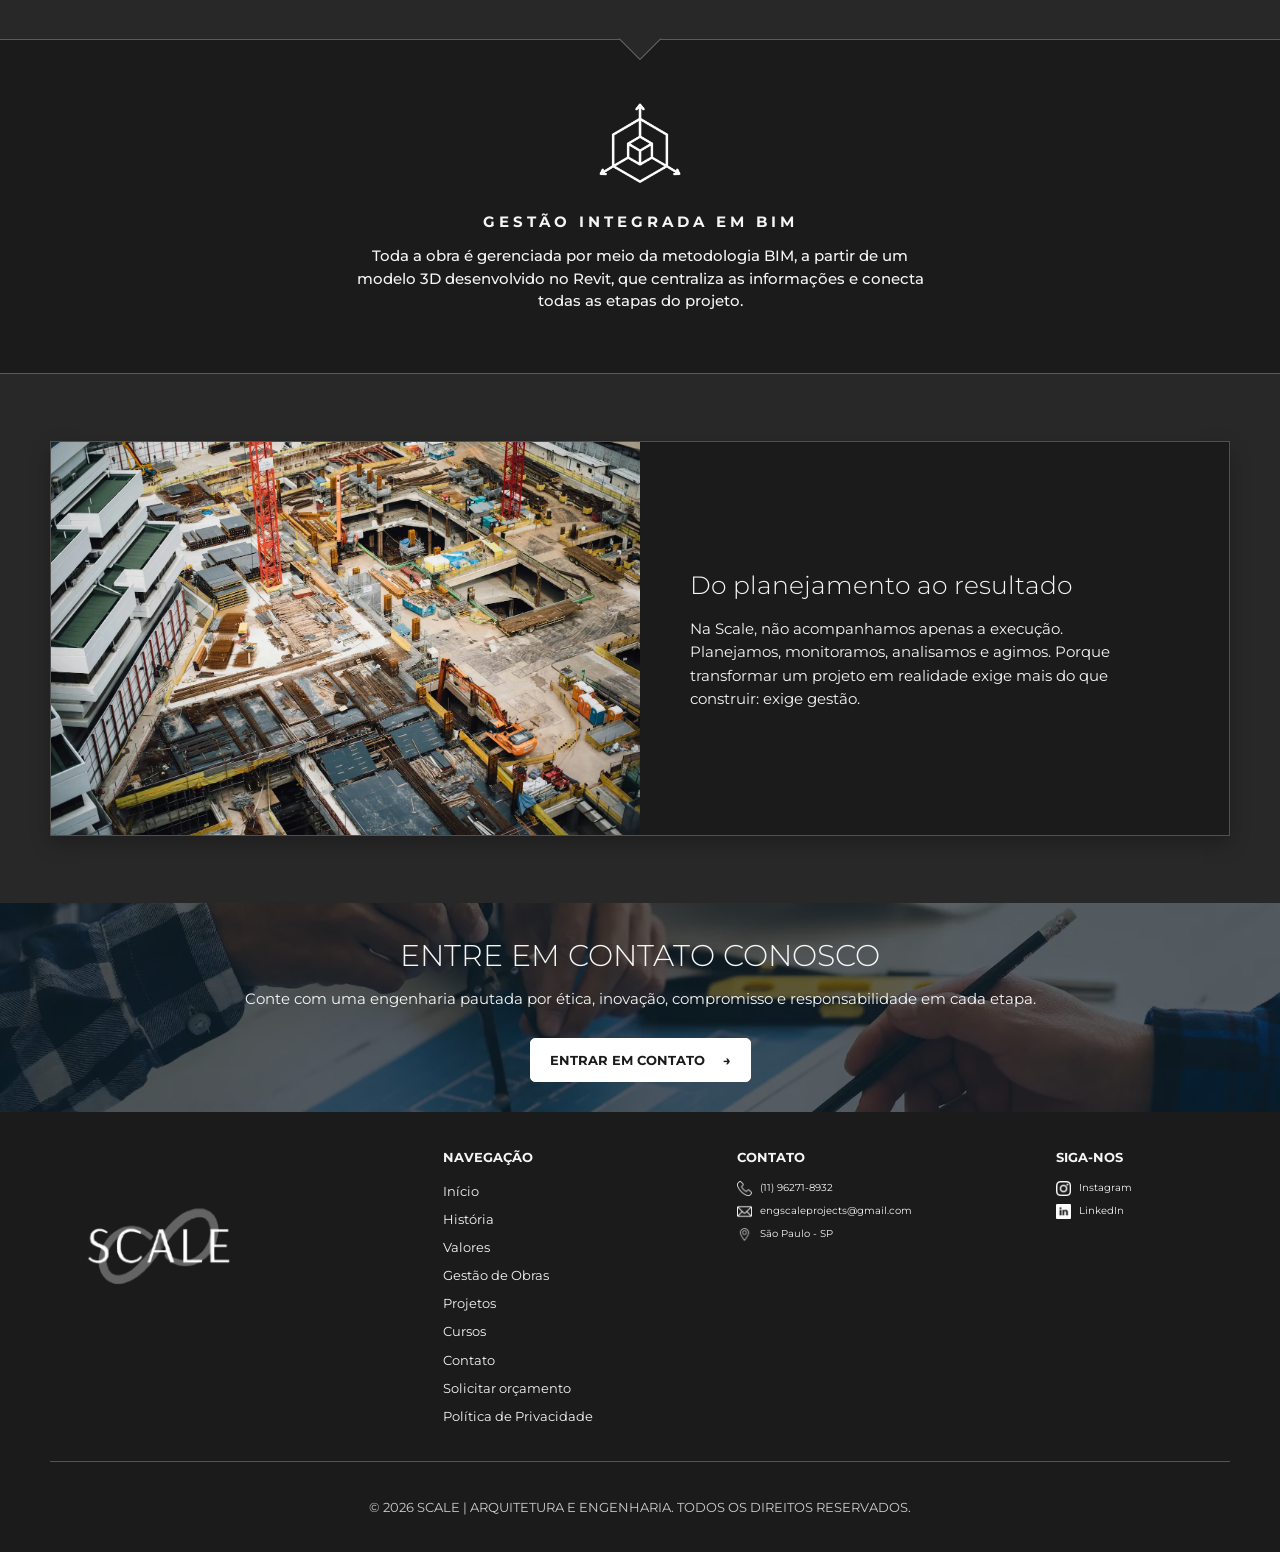
<file: gestao-obras.html>
<!doctype html>
<html lang="pt-BR">

<head>
  <meta charset="UTF-8">
  <meta name="viewport" content="width=device-width, initial-scale=1.0">
  <meta name="description" content="Gestão de obras com planejamento, controle e tecnologia BIM pela Scale Engenharia.">
  <title>Gestão de Obras | Scale Engenharia</title>
  <link rel="icon" type="image/png" href="img/icon.png">
  <link rel="preconnect" href="https://fonts.googleapis.com">
  <link rel="preconnect" href="https://fonts.gstatic.com" crossorigin>
  <link href="https://fonts.googleapis.com/css2?family=Montserrat:wght@300;400;500;600;700&display=swap"
    rel="stylesheet">
  <link rel="stylesheet" href="style.css">
</head>

<body>
  <header class="site-header">
    <div class="container header-inner">
      <a class="logo" href="index.html" aria-label="Scale Engenharia - Início"><img class="logo-header"
          src="img/logo.png" alt="Logo"></a>
      <button class="menu-toggle" type="button" aria-label="Abrir menu" aria-expanded="false" aria-controls="main-nav">
        <span class="menu-toggle-lines" aria-hidden="true"></span>
      </button>
      <nav class="main-nav" aria-label="Navegação principal">
        <a href="index.html">Início</a>
        <a href="historia.html">História</a>
        <a href="valores.html">Valores</a>
        <a class="active" href="gestao-obras.html">Gestão de Obras</a>
        <a href="projetos.html">Projetos</a>
        <a href="cursos.html">Cursos</a>
        <a href="contato.html">Contato</a>
      </nav>
      <a class="button button-outline header-cta" href="orcamento.html">Solicitar orçamento</a>
    </div>
  </header>

  <main>
    <section class="management-intro">
      <div class="container">
        <header class="intro-copy">
          <p class="eyebrow">Entenda nossa gestão</p>
          <h1>Gestão de obras</h1>
          <p>Na Scale, entendemos que uma obra bem executada começa muito antes do primeiro serviço. Nossa gestão
            conecta planejamento e execução, acompanhando cada etapa do empreendimento para manter prazo, custo,
            qualidade e segurança sob controle.</p>
        </header>

        <div class="management-grid">
          <article class="management-card">
            <img class="management-icon" src="img/prazos.png" alt="Ícone de calendário">

            <h2>
              Gestão de<br>
              prazos
            </h2>

            <p>
              Planejamos e acompanhamos o cronograma da obra, monitorando o avanço das atividades e identificando
              possíveis desvios. Dessa forma, conseguimos atuar de maneira antecipada para buscar o cumprimento dos
              prazos estabelecidos.
            </p>
          </article>

          <article class="management-card">
            <img class="management-icon" src="img/custos_sem_fundo.png" alt="Ícone de gestão de custos">

            <h2>
              Gestão de<br>
              custos
            </h2>

            <p>
              Acompanhamos o orçamento, as contratações, as medições e o consumo de recursos ao longo da execução. Nosso
              objetivo é manter os custos alinhados ao planejamento, reduzindo desperdícios e permitindo decisões mais
              assertivas.
            </p>
          </article>

          <article class="management-card">
            <img class="management-icon" src="img/seguranca.png" alt="Ícone de capacete de segurança">

            <h2>
              Gestão de<br>
              segurança
            </h2>

            <p>
              A segurança é parte fundamental da gestão. Acompanhamos as condições do canteiro e a execução dos
              serviços, buscando garantir que as atividades sejam realizadas de forma responsável e de acordo com os
              procedimentos e requisitos aplicáveis.
            </p>
          </article>

          <article class="management-card">
            <img class="management-icon" src="img/qualidade.png" alt="Ícone de controle de qualidade">

            <h2>
              Gestão da<br>
              qualidade
            </h2>

            <p>
              Monitoramos a execução dos serviços em cada etapa, verificando sua conformidade com os projetos,
              especificações e padrões definidos. Assim, buscamos assegurar que o resultado final esteja alinhado ao que
              foi planejado.
            </p>
          </article>
        </div>
      </div>
    </section>

    <section class="technology">
      <div class="container technology-grid">
        <div class="technology-copy">
          <p class="eyebrow">Nosso diferencial</p>
          <h2>Gestão conectada à tecnologia</h2>
          <p>Na Scale, acreditamos que a tecnologia pode transformar a maneira como uma obra é gerenciada. Utilizamos
            dados, modelos BIM e ferramentas digitais para aproximar o planejamento da realidade do canteiro.</p>
          <p>Com informações organizadas e acessíveis, conseguimos acompanhar o avanço da obra, identificar problemas
            com antecedência e apoiar decisões mais rápidas e assertivas.</p>
        </div>
        <div class="technology-image" role="img" aria-label="Profissionais utilizando modelo BIM em computadores"></div>
      </div>
    </section>

    <section class="timeline-section">
      <div class="container">
        <header class="section-heading">
          <p class="eyebrow">Linha do tempo</p>
          <h2>Como funciona nossa gestão</h2>
        </header>

        <div class="timeline" aria-label="Etapas da gestão de obras">
          <article class="timeline-step">
            <span class="timeline-number">01</span><span class="timeline-dot"></span>
            <h3>Planejamento</h3>
            <p>Definição de cronograma, orçamento, recursos e estratégias de execução.</p>
          </article>
          <article class="timeline-step">
            <span class="timeline-number">02</span><span class="timeline-dot"></span>
            <h3>Organização</h3>
            <p>Coordenação das equipes, fornecedores, projetos e atividades da obra.</p>
          </article>
          <article class="timeline-step">
            <span class="timeline-number">03</span><span class="timeline-dot"></span>
            <h3>Acompanhamento</h3>
            <p>Monitoramento contínuo de prazo, custo, qualidade e segurança.</p>
          </article>
          <article class="timeline-step">
            <span class="timeline-number">04</span><span class="timeline-dot"></span>
            <h3>Controle</h3>
            <p>Identificação de desvios e definição de ações corretivas para manter a obra no caminho planejado.</p>
          </article>
          <article class="timeline-step">
            <span class="timeline-number">05</span><span class="timeline-dot"></span>
            <h3>Entrega</h3>
            <p>Acompanhamento da conclusão dos serviços, buscando garantir que o resultado esteja alinhado aos projetos,
              padrões e objetivos estabelecidos.</p>
          </article>
        </div>
      </div>
    </section>

    <section class="bim-highlight">
      <div class="container bim-inner">
        <img class="bim-icon" src="img/bim2.png" alt="Ícone representando a metodologia BIM">

        <p class="eyebrow">
          Gestão integrada em BIM
        </p>

        <p>
          Toda a obra é gerenciada por meio da metodologia BIM, a partir de um modelo 3D desenvolvido no Revit, que
          centraliza as informações e conecta todas as etapas do projeto.
        </p>
      </div>
    </section>

    <section class="result-section">
      <div class="container result-card">
        <img src="img/obra.webp" alt="Canteiro de obras visto de cima">
        <div class="result-copy">
          <h2>Do planejamento ao resultado</h2>
          <p>Na Scale, não acompanhamos apenas a execução. Planejamos, monitoramos, analisamos e agimos. Porque
            transformar um projeto em realidade exige mais do que construir: exige gestão.</p>
        </div>
      </div>
    </section>

    <section class="cta">
      <div class="container cta-inner">
        <h2>Entre em contato conosco</h2>
        <p>Conte com uma engenharia pautada por ética, inovação, compromisso e responsabilidade em cada etapa.</p>
        <a class="button button-light" href="contato.html">Entrar em contato <span aria-hidden="true">→</span></a>
      </div>
    </section>
  </main>

  <footer class="site-footer" id="contato">
    <div class="container footer-grid">
      <a class="logo footer-logo" href="index.html" aria-label="Ir para a página inicial">
        <img src="img/logo.png" alt="Scale Engenharia">
      </a>

      <div class="footer-column">
        <h2>Navegação</h2>

        <nav class="footer-navigation" aria-label="Navegação do rodapé">
          <a href="index.html">Início</a>
          <a href="historia.html">História</a>
          <a href="valores.html">Valores</a>
          <a href="gestao-obras.html">Gestão de Obras</a>
          <a href="projetos.html">Projetos</a>
          <a href="cursos.html">Cursos</a>
          <a href="contato.html">Contato</a>
          <a href="orcamento.html">Solicitar orçamento</a>
          <a href="politica-privacidade.html">
  Política de Privacidade
</a>
        </nav>
      </div>

      <div class="footer-column">
        <h2>Contato</h2>

        <address class="footer-contact">
          <button class="footer-action copy-button" type="button" data-copy="(11) 96271-8932"
            aria-label="Copiar telefone">
            <img class="footer-icon" src="img/telefone.png" alt="">

            <span>(11) 96271-8932</span>
          </button>

          <a class="footer-action" href="mailto:engscaleprojects@gmail.com">
            <img class="footer-icon" src="img/email.png" alt="">

            <span>engscaleprojects@gmail.com</span>
          </a>

          <button class="footer-action copy-button" type="button" data-copy="São Paulo - SP"
            aria-label="Copiar endereço">
            <img class="footer-icon" src="img/localizacao.png" alt="">

            <span>São Paulo - SP</span>
          </button>
        </address>
      </div>

      <div class="footer-column">
        <h2>Siga-nos</h2>

        <div class="social-links">
          <a class="footer-action" href="https://www.instagram.com/scale.engbr/" target="_blank"
            rel="noopener noreferrer">
            <img class="footer-icon" src="img/instagram.png" alt="">

            <span>Instagram</span>
          </a>

          <a class="footer-action" href="https://www.linkedin.com/company/scale-engenharia/" target="_blank"
            rel="noopener noreferrer">
            <img class="footer-icon" src="img/linkedin.png" alt="">

            <span>LinkedIn</span>
          </a>
        </div>
      </div>
    </div>

    <div class="container copyright">
      © 2026 SCALE | ARQUITETURA E ENGENHARIA. TODOS OS DIREITOS RESERVADOS.
    </div>
  </footer>
</body>

<script>
  /* MENU HAMBÚRGUER */

  const menuButton = document.querySelector(".menu-toggle");
  const mainNavigation = document.querySelector(".main-nav");

  if (menuButton && mainNavigation) {
    function closeMenu() {
      mainNavigation.classList.remove("is-open");
      document.body.classList.remove("menu-open");

      menuButton.setAttribute("aria-expanded", "false");
      menuButton.setAttribute("aria-label", "Abrir menu");
    }

    menuButton.addEventListener("click", function () {
      const menuIsOpen =
        mainNavigation.classList.toggle("is-open");

      document.body.classList.toggle(
        "menu-open",
        menuIsOpen
      );

      menuButton.setAttribute(
        "aria-expanded",
        String(menuIsOpen)
      );

      menuButton.setAttribute(
        "aria-label",
        menuIsOpen ? "Fechar menu" : "Abrir menu"
      );
    });

    mainNavigation
      .querySelectorAll("a")
      .forEach(function (link) {
        link.addEventListener("click", closeMenu);
      });

    document.addEventListener("keydown", function (event) {
      if (event.key === "Escape") {
        closeMenu();
      }
    });

    window.addEventListener("resize", function () {
      if (window.innerWidth > 1150) {
        closeMenu();
      }
    });
  }


  /* COPIAR INFORMAÇÕES DO FOOTER */

  document
    .querySelectorAll(".copy-button")
    .forEach(function (button) {
      button.addEventListener("click", async function () {
        const textToCopy = button.dataset.copy;
        const textElement = button.querySelector("span");
        const originalText = textElement.textContent;

        try {
          await navigator.clipboard.writeText(textToCopy);
        } catch (error) {
          const temporaryInput =
            document.createElement("textarea");

          temporaryInput.value = textToCopy;
          temporaryInput.style.position = "fixed";
          temporaryInput.style.opacity = "0";

          document.body.appendChild(temporaryInput);
          temporaryInput.select();
          document.execCommand("copy");
          temporaryInput.remove();
        }

        textElement.textContent = "Copiado!";

        setTimeout(function () {
          textElement.textContent = originalText;
        }, 1500);
      });
    });


  /* FUNDO DO HEADER DA HOME */

  const homeHeader =
    document.querySelector(".site-header-index");

  if (homeHeader) {
    function atualizarHeader() {
      homeHeader.classList.toggle(
        "is-scrolled",
        window.scrollY > 60
      );
    }

    atualizarHeader();

    window.addEventListener(
      "scroll",
      atualizarHeader,
      {passive: true}
    );
  }
</script>

</html>
</file>
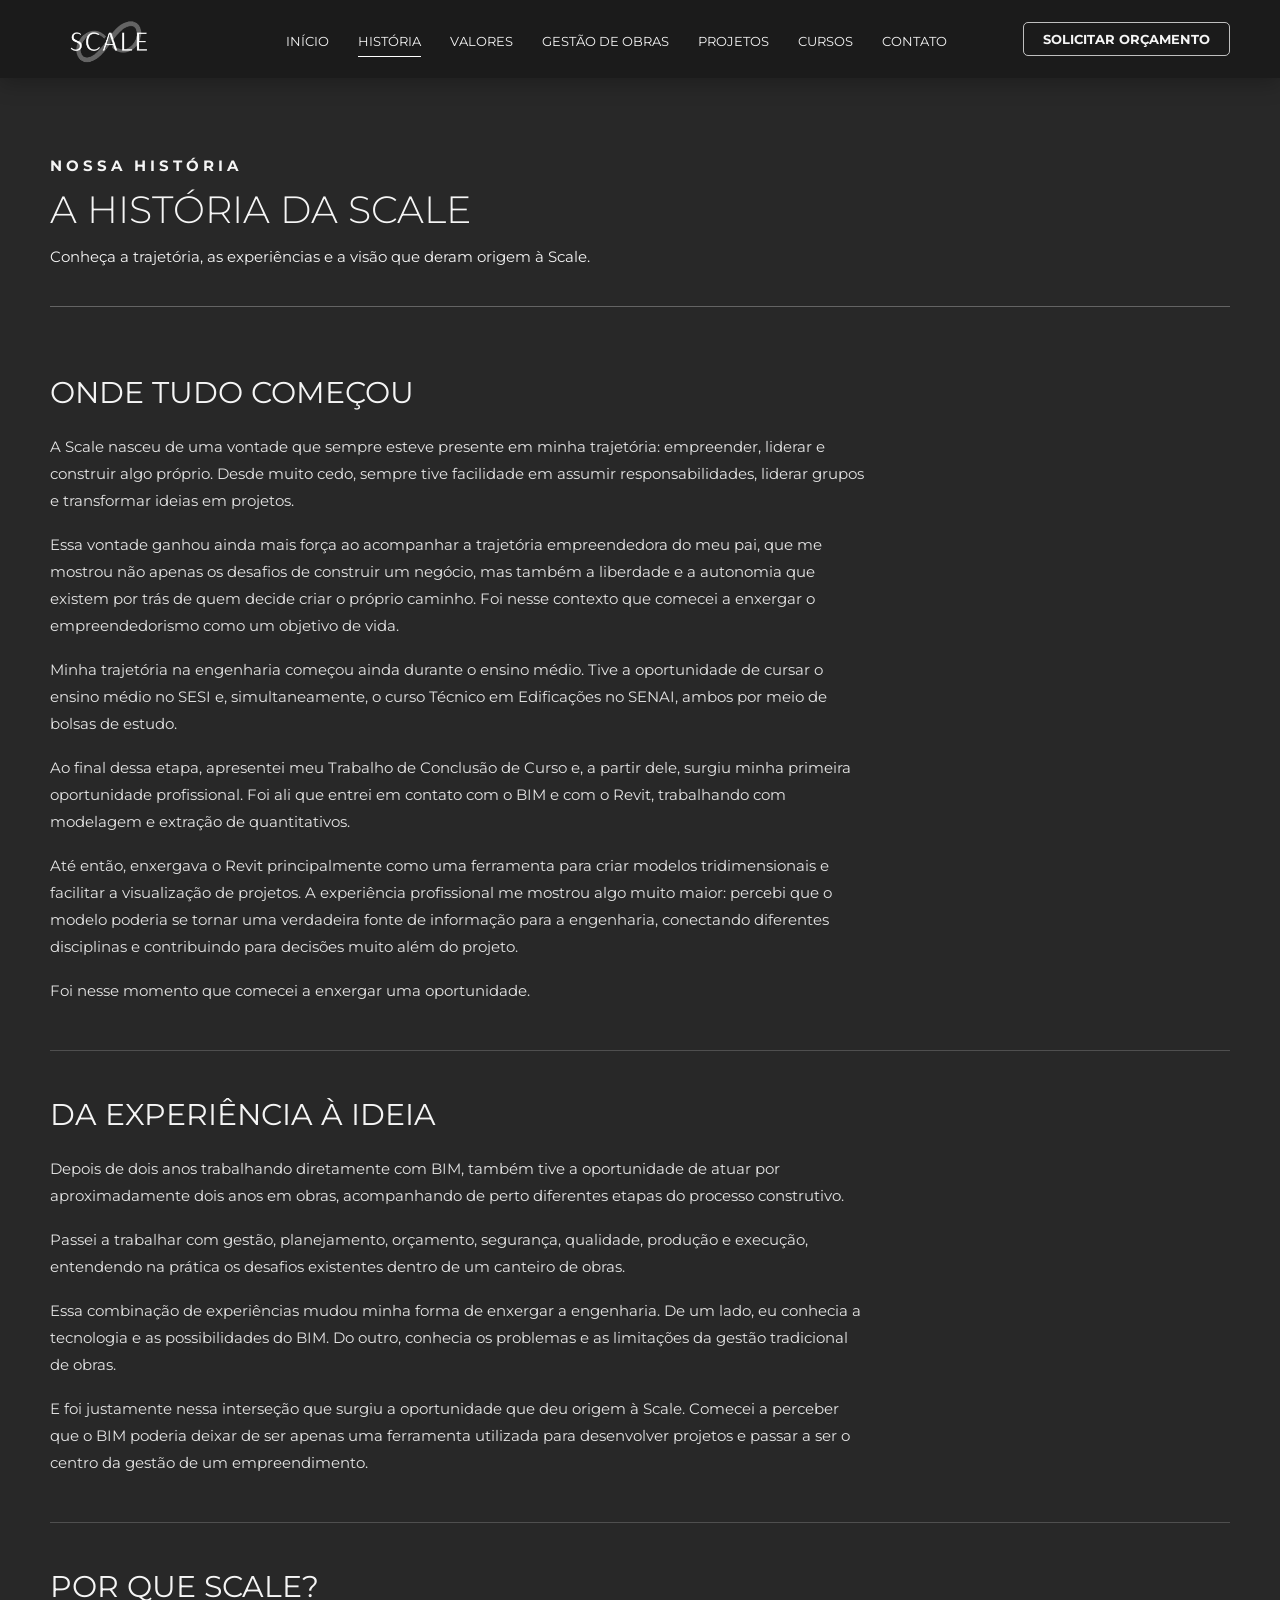
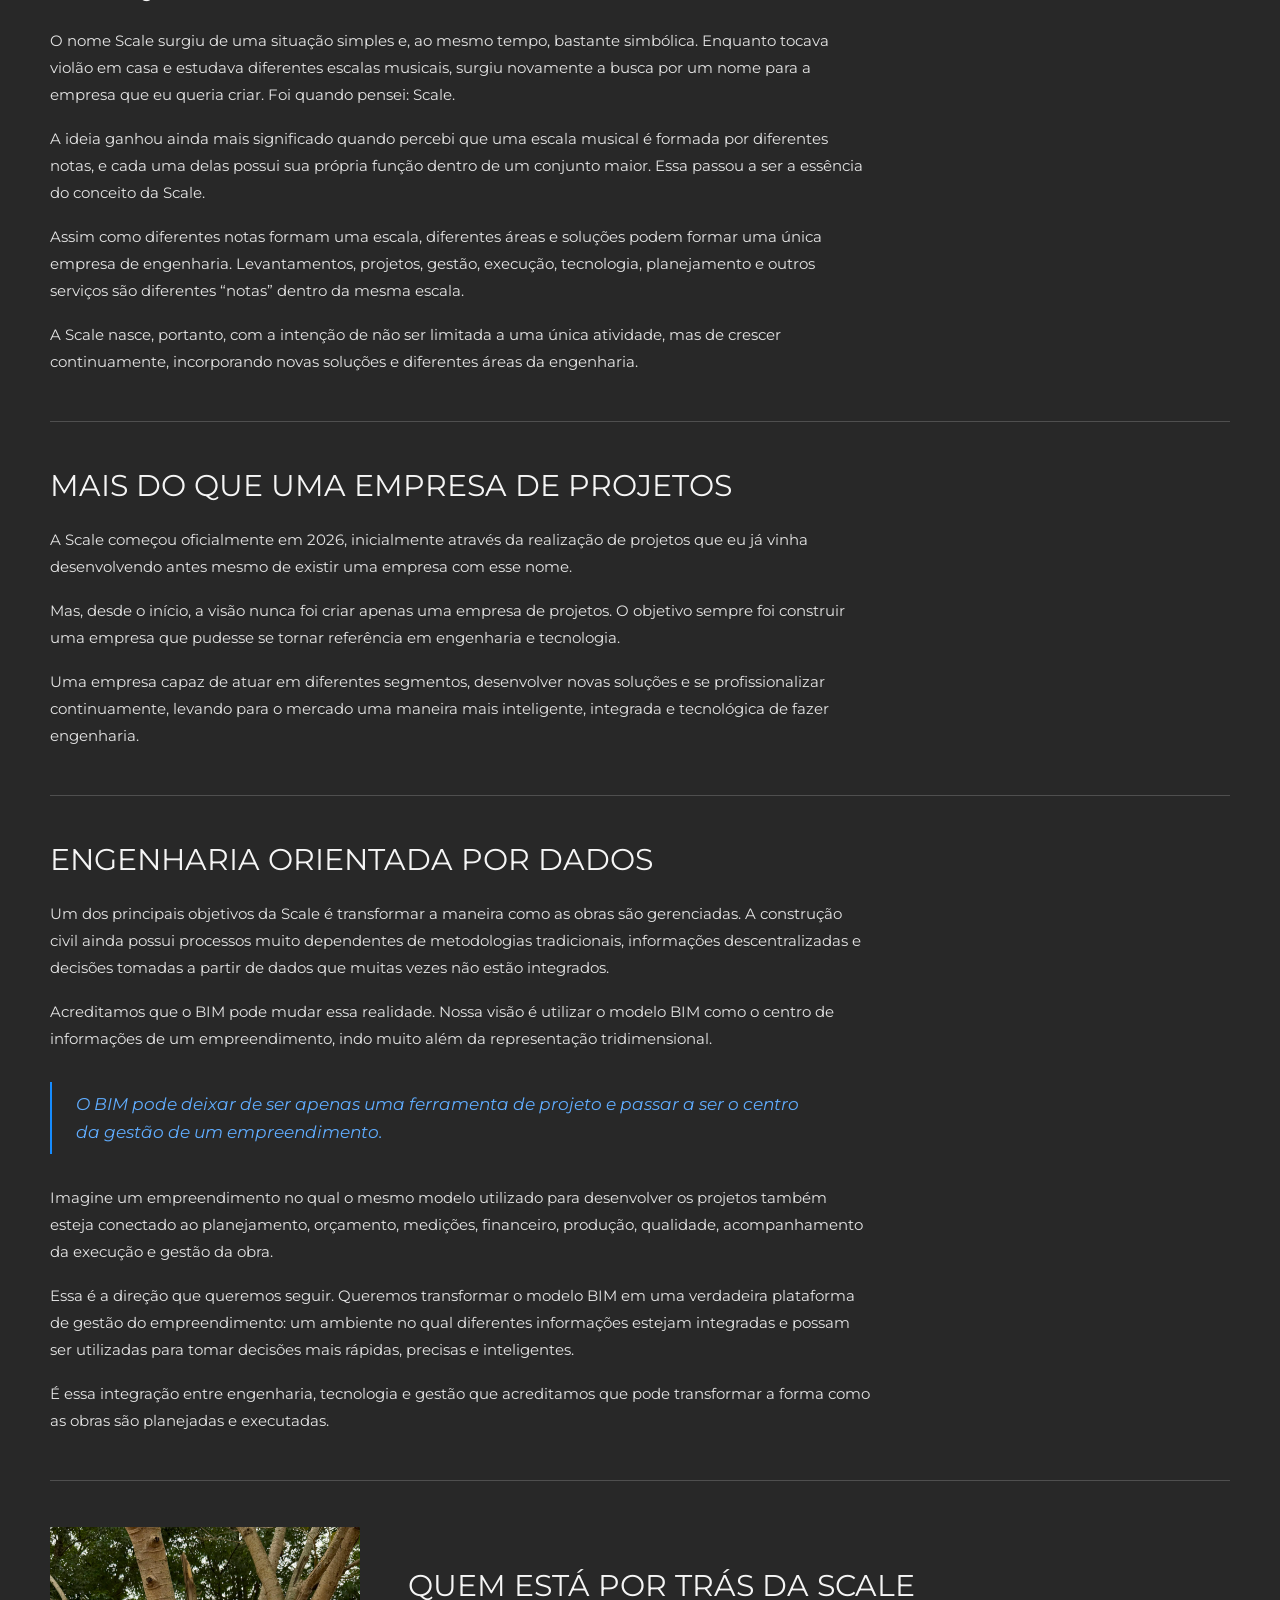
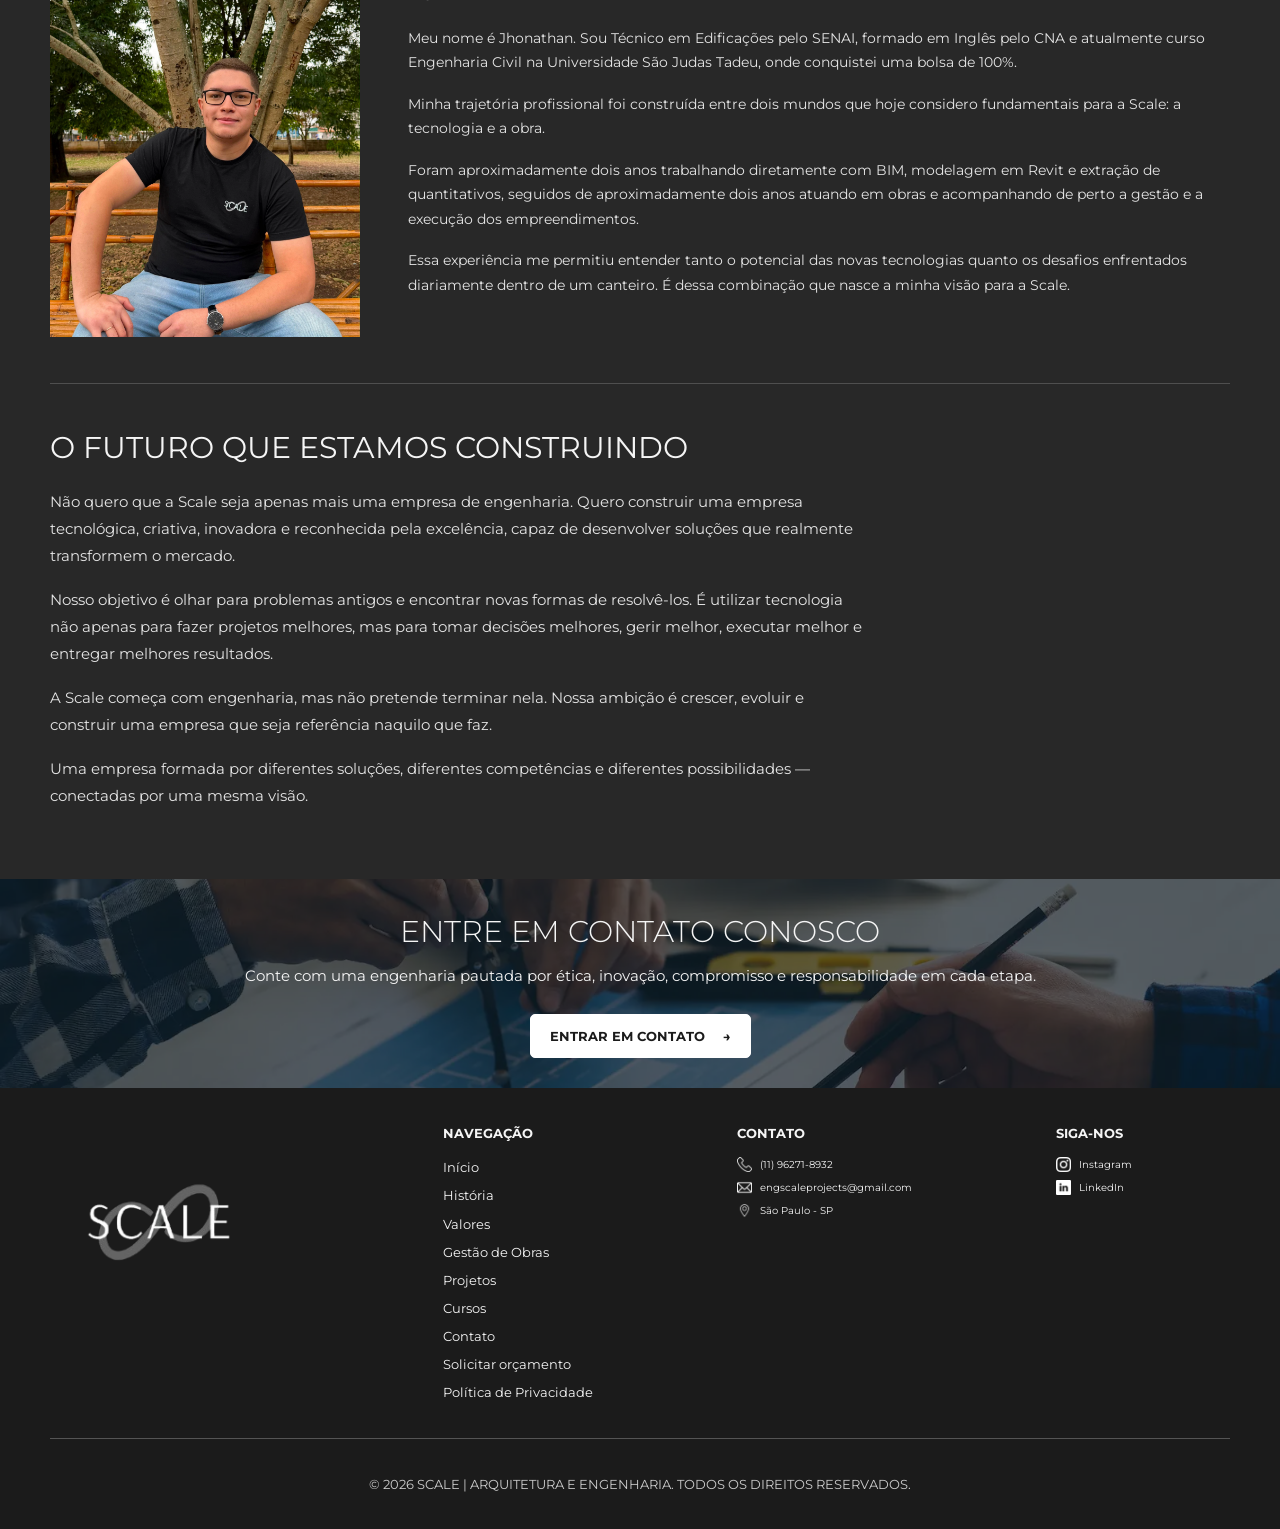
<file: historia.html>
<!doctype html>
<html lang="pt-BR">

<head>
    <meta charset="UTF-8">
    <meta name="viewport" content="width=device-width, initial-scale=1.0">
    <meta name="description" content="Conheça a história, a trajetória e a visão que deram origem à Scale Engenharia.">
    <title>Nossa História | Scale Engenharia</title>

    <link rel="icon" type="image/png" href="img/icon.png">
    <link rel="preconnect" href="https://fonts.googleapis.com">
    <link rel="preconnect" href="https://fonts.gstatic.com" crossorigin>
    <link href="https://fonts.googleapis.com/css2?family=Montserrat:wght@300;400;500;600;700&display=swap"
        rel="stylesheet">
    <link rel="stylesheet" href="style.css">
</head>

<body>
    <header class="site-header">
        <div class="container header-inner">
            <a class="logo" href="index.html" aria-label="Scale Engenharia - Início"><img class="logo-header"
                    src="img/logo.png" alt="Logo"></a>
            <button class="menu-toggle" type="button" aria-label="Abrir menu" aria-expanded="false"
                aria-controls="main-nav">
                <span class="menu-toggle-lines" aria-hidden="true"></span>
            </button>
            <nav class="main-nav" aria-label="Navegação principal">
                <a href="index.html">Início</a>
                <a class="active" href="historia.html">História</a>
                <a href="valores.html">Valores</a>
                <a href="gestao-obras.html">Gestão de Obras</a>
                <a href="projetos.html">Projetos</a>
                <a href="cursos.html">Cursos</a>
                <a href="contato.html">Contato</a>
            </nav>
            <a class="button button-outline header-cta" href="orcamento.html">Solicitar orçamento</a>
        </div>
    </header>

    <main class="history-page">
        <section class="history-intro">
            <div class="container history-intro-inner">
                <p class="eyebrow">Nossa história</p>
                <h1>A história da Scale</h1>
                <p>Conheça a trajetória, as experiências e a visão que deram origem à Scale.</p>
            </div>
        </section>

        <section class="history-content">
            <div class="container history-container">
                <article class="history-section">
                    <h2>Onde tudo começou</h2>

                    <p>A Scale nasceu de uma vontade que sempre esteve presente em minha trajetória: empreender, liderar
                        e construir algo próprio. Desde muito cedo, sempre tive facilidade em assumir responsabilidades,
                        liderar grupos e transformar ideias em projetos.</p>

                    <p>Essa vontade ganhou ainda mais força ao acompanhar a trajetória empreendedora do meu pai, que me
                        mostrou não apenas os desafios de construir um negócio, mas também a liberdade e a autonomia que
                        existem por trás de quem decide criar o próprio caminho. Foi nesse contexto que comecei a
                        enxergar o empreendedorismo como um objetivo de vida.</p>

                    <p>Minha trajetória na engenharia começou ainda durante o ensino médio. Tive a oportunidade de
                        cursar o ensino médio no SESI e, simultaneamente, o curso Técnico em Edificações no SENAI, ambos
                        por meio de bolsas de estudo.</p>

                    <p>Ao final dessa etapa, apresentei meu Trabalho de Conclusão de Curso e, a partir dele, surgiu
                        minha primeira oportunidade profissional. Foi ali que entrei em contato com o BIM e com o Revit,
                        trabalhando com modelagem e extração de quantitativos.</p>

                    <p>Até então, enxergava o Revit principalmente como uma ferramenta para criar modelos
                        tridimensionais e facilitar a visualização de projetos. A experiência profissional me mostrou
                        algo muito maior: percebi que o modelo poderia se tornar uma verdadeira fonte de informação para
                        a engenharia, conectando diferentes disciplinas e contribuindo para decisões muito além do
                        projeto.</p>

                    <p>Foi nesse momento que comecei a enxergar uma oportunidade.</p>
                </article>

                <article class="history-section">
                    <h2>Da experiência à ideia</h2>

                    <p>Depois de dois anos trabalhando diretamente com BIM, também tive a oportunidade de atuar por
                        aproximadamente dois anos em obras, acompanhando de perto diferentes etapas do processo
                        construtivo.</p>

                    <p>Passei a trabalhar com gestão, planejamento, orçamento, segurança, qualidade, produção e
                        execução, entendendo na prática os desafios existentes dentro de um canteiro de obras.</p>

                    <p>Essa combinação de experiências mudou minha forma de enxergar a engenharia. De um lado, eu
                        conhecia a tecnologia e as possibilidades do BIM. Do outro, conhecia os problemas e as
                        limitações da gestão tradicional de obras.</p>

                    <p>E foi justamente nessa interseção que surgiu a oportunidade que deu origem à Scale. Comecei a
                        perceber que o BIM poderia deixar de ser apenas uma ferramenta utilizada para desenvolver
                        projetos e passar a ser o centro da gestão de um empreendimento.</p>
                </article>

                <article class="history-section">
                    <h2>Por que Scale?</h2>

                    <p>O nome Scale surgiu de uma situação simples e, ao mesmo tempo, bastante simbólica. Enquanto
                        tocava violão em casa e estudava diferentes escalas musicais, surgiu novamente a busca por um
                        nome para a empresa que eu queria criar. Foi quando pensei: Scale.</p>

                    <p>A ideia ganhou ainda mais significado quando percebi que uma escala musical é formada por
                        diferentes notas, e cada uma delas possui sua própria função dentro de um conjunto maior. Essa
                        passou a ser a essência do conceito da Scale.</p>

                    <p>Assim como diferentes notas formam uma escala, diferentes áreas e soluções podem formar uma única
                        empresa de engenharia. Levantamentos, projetos, gestão, execução, tecnologia, planejamento e
                        outros serviços são diferentes “notas” dentro da mesma escala.</p>

                    <p>A Scale nasce, portanto, com a intenção de não ser limitada a uma única atividade, mas de crescer
                        continuamente, incorporando novas soluções e diferentes áreas da engenharia.</p>
                </article>

                <article class="history-section">
                    <h2>Mais do que uma empresa de projetos</h2>

                    <p>A Scale começou oficialmente em 2026, inicialmente através da realização de projetos que eu já
                        vinha desenvolvendo antes mesmo de existir uma empresa com esse nome.</p>

                    <p>Mas, desde o início, a visão nunca foi criar apenas uma empresa de projetos. O objetivo sempre
                        foi construir uma empresa que pudesse se tornar referência em engenharia e tecnologia.</p>

                    <p>Uma empresa capaz de atuar em diferentes segmentos, desenvolver novas soluções e se
                        profissionalizar continuamente, levando para o mercado uma maneira mais inteligente, integrada e
                        tecnológica de fazer engenharia.</p>
                </article>

                <article class="history-section">
                    <h2>Engenharia orientada por dados</h2>

                    <p>Um dos principais objetivos da Scale é transformar a maneira como as obras são gerenciadas. A
                        construção civil ainda possui processos muito dependentes de metodologias tradicionais,
                        informações descentralizadas e decisões tomadas a partir de dados que muitas vezes não estão
                        integrados.</p>

                    <p>Acreditamos que o BIM pode mudar essa realidade. Nossa visão é utilizar o modelo BIM como o
                        centro de informações de um empreendimento, indo muito além da representação tridimensional.</p>

                    <blockquote class="history-quote">
                        O BIM pode deixar de ser apenas uma ferramenta de projeto e passar a ser o centro da gestão de
                        um empreendimento.
                    </blockquote>

                    <p>Imagine um empreendimento no qual o mesmo modelo utilizado para desenvolver os projetos também
                        esteja conectado ao planejamento, orçamento, medições, financeiro, produção, qualidade,
                        acompanhamento da execução e gestão da obra.</p>

                    <p>Essa é a direção que queremos seguir. Queremos transformar o modelo BIM em uma verdadeira
                        plataforma de gestão do empreendimento: um ambiente no qual diferentes informações estejam
                        integradas e possam ser utilizadas para tomar decisões mais rápidas, precisas e inteligentes.
                    </p>

                    <p>É essa integração entre engenharia, tecnologia e gestão que acreditamos que pode transformar a
                        forma como as obras são planejadas e executadas.</p>
                </article>

                <article class="history-section founder-section">
                    <figure class="founder-photo">
                        <img src="img/jow.webp" alt="Jhonathan, fundador da Scale Engenharia">
                    </figure>

                    <div class="founder-copy">
                        <h2>Quem está por trás da Scale</h2>

                        <p>Meu nome é Jhonathan. Sou Técnico em Edificações pelo SENAI, formado em Inglês pelo CNA e
                            atualmente curso Engenharia Civil na Universidade São Judas Tadeu, onde conquistei uma bolsa
                            de 100%.</p>

                        <p>Minha trajetória profissional foi construída entre dois mundos que hoje considero
                            fundamentais para a Scale: a tecnologia e a obra.</p>

                        <p>Foram aproximadamente dois anos trabalhando diretamente com BIM, modelagem em Revit e
                            extração de quantitativos, seguidos de aproximadamente dois anos atuando em obras e
                            acompanhando de perto a gestão e a execução dos empreendimentos.</p>

                        <p>Essa experiência me permitiu entender tanto o potencial das novas tecnologias quanto os
                            desafios enfrentados diariamente dentro de um canteiro. É dessa combinação que nasce a minha
                            visão para a Scale.</p>
                    </div>
                </article>

                <article class="history-section history-final-section">
                    <h2>O futuro que estamos construindo</h2>

                    <p>Não quero que a Scale seja apenas mais uma empresa de engenharia. Quero construir uma empresa
                        tecnológica, criativa, inovadora e reconhecida pela excelência, capaz de desenvolver soluções
                        que realmente transformem o mercado.</p>

                    <p>Nosso objetivo é olhar para problemas antigos e encontrar novas formas de resolvê-los. É utilizar
                        tecnologia não apenas para fazer projetos melhores, mas para tomar decisões melhores, gerir
                        melhor, executar melhor e entregar melhores resultados.</p>

                    <p>A Scale começa com engenharia, mas não pretende terminar nela. Nossa ambição é crescer, evoluir e
                        construir uma empresa que seja referência naquilo que faz.</p>

                    <p>Uma empresa formada por diferentes soluções, diferentes competências e diferentes possibilidades
                        — conectadas por uma mesma visão.</p>
                </article>
            </div>
        </section>

        <section class="cta">
            <div class="container cta-inner">
                <h2>Entre em contato conosco</h2>
                <p>Conte com uma engenharia pautada por ética, inovação, compromisso e responsabilidade em cada etapa.
                </p>
                <a class="button button-light" href="contato.html">Entrar em contato <span
                        aria-hidden="true">→</span></a>
            </div>
        </section>
    </main>

    <footer class="site-footer" id="contato">
        <div class="container footer-grid">
            <a class="logo footer-logo" href="index.html" aria-label="Ir para a página inicial">
                <img src="img/logo.png" alt="Scale Engenharia">
            </a>

            <div class="footer-column">
                <h2>Navegação</h2>

                <nav class="footer-navigation" aria-label="Navegação do rodapé">
                    <a href="index.html">Início</a>
                    <a href="historia.html">História</a>
                    <a href="valores.html">Valores</a>
                    <a href="gestao-obras.html">Gestão de Obras</a>
                    <a href="projetos.html">Projetos</a>
                    <a href="cursos.html">Cursos</a>
                    <a href="contato.html">Contato</a>
                    <a href="orcamento.html">Solicitar orçamento</a>
                    <a href="politica-privacidade.html">
  Política de Privacidade
</a>
                </nav>
            </div>

            <div class="footer-column">
                <h2>Contato</h2>

                <address class="footer-contact">
                    <button class="footer-action copy-button" type="button" data-copy="(11) 96271-8932"
                        aria-label="Copiar telefone">
                        <img class="footer-icon" src="img/telefone.png" alt="">

                        <span>(11) 96271-8932</span>
                    </button>

                    <a class="footer-action" href="mailto:engscaleprojects@gmail.com">
                        <img class="footer-icon" src="img/email.png" alt="">

                        <span>engscaleprojects@gmail.com</span>
                    </a>

                    <button class="footer-action copy-button" type="button" data-copy="São Paulo - SP"
                        aria-label="Copiar endereço">
                        <img class="footer-icon" src="img/localizacao.png" alt="">

                        <span>São Paulo - SP</span>
                    </button>
                </address>
            </div>

            <div class="footer-column">
                <h2>Siga-nos</h2>

                <div class="social-links">
                    <a class="footer-action" href="https://www.instagram.com/scale.engbr/" target="_blank"
                        rel="noopener noreferrer">
                        <img class="footer-icon" src="img/instagram.png" alt="">

                        <span>Instagram</span>
                    </a>

                    <a class="footer-action" href="https://www.linkedin.com/company/scale-engenharia/" target="_blank"
                        rel="noopener noreferrer">
                        <img class="footer-icon" src="img/linkedin.png" alt="">

                        <span>LinkedIn</span>
                    </a>
                </div>
            </div>
        </div>

        <div class="container copyright">
            © 2026 SCALE | ARQUITETURA E ENGENHARIA. TODOS OS DIREITOS RESERVADOS.
        </div>
    </footer>
</body>

<script>
    /* MENU HAMBÚRGUER */

    const menuButton = document.querySelector(".menu-toggle");
    const mainNavigation = document.querySelector(".main-nav");

    if (menuButton && mainNavigation) {
        function closeMenu() {
            mainNavigation.classList.remove("is-open");
            document.body.classList.remove("menu-open");

            menuButton.setAttribute("aria-expanded", "false");
            menuButton.setAttribute("aria-label", "Abrir menu");
        }

        menuButton.addEventListener("click", function () {
            const menuIsOpen =
                mainNavigation.classList.toggle("is-open");

            document.body.classList.toggle(
                "menu-open",
                menuIsOpen
            );

            menuButton.setAttribute(
                "aria-expanded",
                String(menuIsOpen)
            );

            menuButton.setAttribute(
                "aria-label",
                menuIsOpen ? "Fechar menu" : "Abrir menu"
            );
        });

        mainNavigation
            .querySelectorAll("a")
            .forEach(function (link) {
                link.addEventListener("click", closeMenu);
            });

        document.addEventListener("keydown", function (event) {
            if (event.key === "Escape") {
                closeMenu();
            }
        });

        window.addEventListener("resize", function () {
            if (window.innerWidth > 1150) {
                closeMenu();
            }
        });
    }


    /* COPIAR INFORMAÇÕES DO FOOTER */

    document
        .querySelectorAll(".copy-button")
        .forEach(function (button) {
            button.addEventListener("click", async function () {
                const textToCopy = button.dataset.copy;
                const textElement = button.querySelector("span");
                const originalText = textElement.textContent;

                try {
                    await navigator.clipboard.writeText(textToCopy);
                } catch (error) {
                    const temporaryInput =
                        document.createElement("textarea");

                    temporaryInput.value = textToCopy;
                    temporaryInput.style.position = "fixed";
                    temporaryInput.style.opacity = "0";

                    document.body.appendChild(temporaryInput);
                    temporaryInput.select();
                    document.execCommand("copy");
                    temporaryInput.remove();
                }

                textElement.textContent = "Copiado!";

                setTimeout(function () {
                    textElement.textContent = originalText;
                }, 1500);
            });
        });


    /* FUNDO DO HEADER DA HOME */

    const homeHeader =
        document.querySelector(".site-header-index");

    if (homeHeader) {
        function atualizarHeader() {
            homeHeader.classList.toggle(
                "is-scrolled",
                window.scrollY > 60
            );
        }

        atualizarHeader();

        window.addEventListener(
            "scroll",
            atualizarHeader,
            {passive: true}
        );
    }
</script>

</html>
</file>
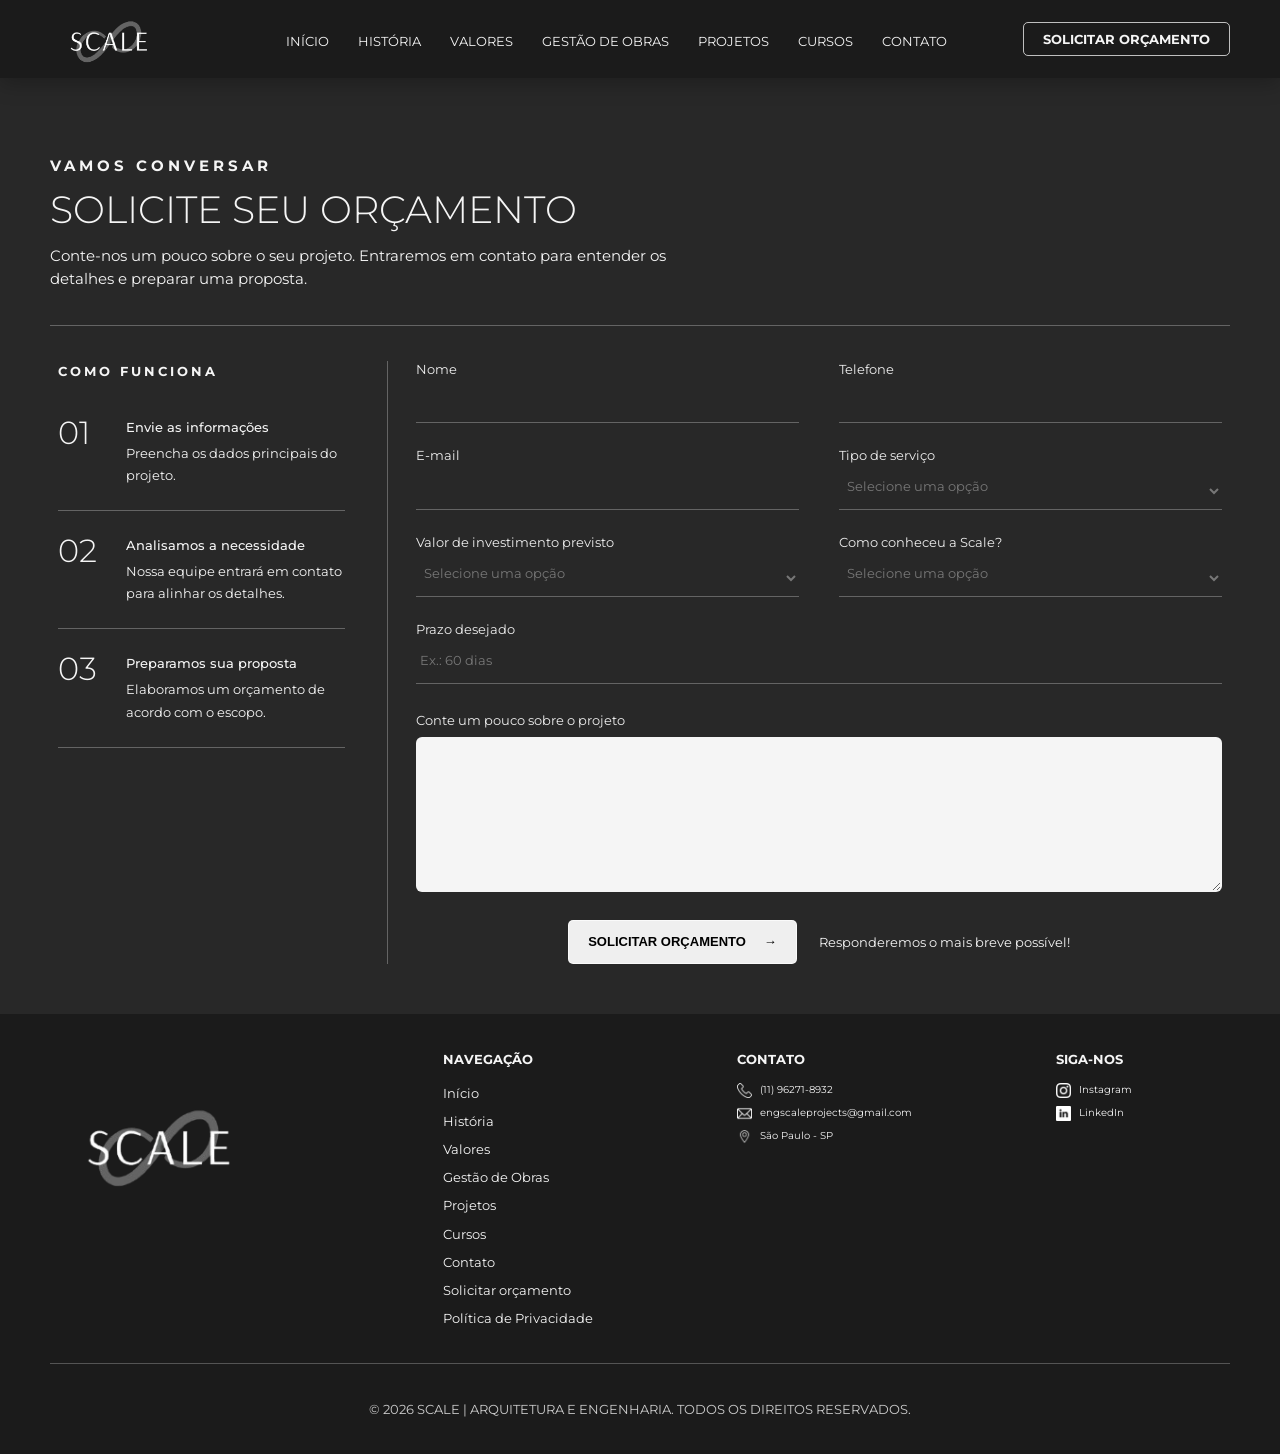
<file: orcamento.html>
<!doctype html>
<html lang="pt-BR">

<head>
  <meta charset="UTF-8">

  <meta name="viewport" content="width=device-width, initial-scale=1.0">

  <meta name="description" content="Solicite um orçamento personalizado para o seu projeto com a Scale Engenharia.">

  <title>Solicitar orçamento | Scale Engenharia</title>

  <link rel="icon" type="image/png" href="img/icon.png">

  <link rel="preconnect" href="https://fonts.googleapis.com">

  <link rel="preconnect" href="https://fonts.gstatic.com" crossorigin>

  <link href="https://fonts.googleapis.com/css2?family=Montserrat:wght@300;400;500;600;700&display=swap"
    rel="stylesheet">

  <link rel="stylesheet" href="style.css?v=5">
</head>

<body>

  <header class="site-header">
    <div class="container header-inner">
      <a class="logo" href="index.html" aria-label="Scale Engenharia - Início"><img class="logo-header"
          src="img/logo.png" alt="Logo"></a>
      <button class="menu-toggle" type="button" aria-label="Abrir menu" aria-expanded="false" aria-controls="main-nav">
        <span class="menu-toggle-lines" aria-hidden="true"></span>
      </button>
      <nav class="main-nav" aria-label="Navegação principal">
        <a href="index.html">Início</a>
        <a href="historia.html">História</a>
        <a href="valores.html">Valores</a>
        <a href="gestao-obras.html">Gestão de Obras</a>
        <a href="projetos.html">Projetos</a>
        <a href="cursos.html">Cursos</a>
        <a href="contato.html">Contato</a>
      </nav>
      <a class="button button-outline header-cta" href="orcamento.html">Solicitar orçamento</a>
    </div>
  </header>

  <main class="budget-page">
    <div class="container">

      <header class="budget-heading">
        <p class="eyebrow">
          Vamos conversar
        </p>

        <h1>
          Solicite seu orçamento
        </h1>

        <p>
          Conte-nos um pouco sobre o seu projeto. Entraremos em contato para entender os<br>
          detalhes e preparar uma proposta.
        </p>
      </header>

      <div class="budget-layout">

        <section class="process" aria-labelledby="process-title">
          <h2 id="process-title">
            Como funciona
          </h2>

          <ol>
            <li>
              <span class="step-number">
                01
              </span>

              <div>
                <strong>
                  Envie as informações
                </strong>

                <p>
                  Preencha os dados principais do projeto.
                </p>
              </div>
            </li>

            <li>
              <span class="step-number">
                02
              </span>

              <div>
                <strong>
                  Analisamos a necessidade
                </strong>

                <p>
                  Nossa equipe entrará em contato para alinhar os detalhes.
                </p>
              </div>
            </li>

            <li>
              <span class="step-number">
                03
              </span>

              <div>
                <strong>
                  Preparamos sua proposta
                </strong>

                <p>
                  Elaboramos um orçamento de acordo com o escopo.
                </p>
              </div>
            </li>
          </ol>
        </section>

        <form class="budget-form" id="budget-form" action="https://api.web3forms.com/submit" method="POST">

          <!-- Chave vinculada ao e-mail da Scale -->
          <input type="hidden" name="access_key" value="b42df44c-d134-4a76-bdae-104a0051b5dd">

          <!-- Assunto do e-mail recebido -->
          <input type="hidden" name="subject" value="Nova solicitação de orçamento — Site Scale">

          <!-- Nome do remetente exibido no e-mail -->
          <input type="hidden" name="from_name" value="Site da Scale Engenharia">

          <!-- Campo invisível contra bots -->
          <input type="checkbox" name="botcheck" class="botcheck" tabindex="-1" autocomplete="off" aria-hidden="true">

          <div class="form-grid">

            <label>
              <span>Nome</span>

              <input type="text" name="Nome" autocomplete="name" required>
            </label>

            <label>
              <span>Telefone</span>

              <input type="tel" name="Telefone" autocomplete="tel" inputmode="tel" required>
            </label>

            <label>
              <span>E-mail</span>

              <input type="email" name="email" autocomplete="email" inputmode="email" required>
            </label>

            <label>
              <span>Tipo de serviço</span>

              <select name="Tipo de servico" required>
                <option value="" selected disabled>
                  Selecione uma opção
                </option>

                <option value="Projetos de engenharia">
                  Projetos de engenharia
                </option>

                <option value="Levantamentos quantitativos">
                  Levantamentos quantitativos
                </option>

                <option value="Consultoria técnica">
                  Consultoria técnica
                </option>

                <option value="Gestão de obras">
                  Gestão de obras
                </option>

                <option value="Outro">
                  Outro
                </option>
              </select>
            </label>

            <label>
              <span>Valor de investimento previsto</span>

              <select name="Investimento previsto" required>
                <option value="" selected disabled>
                  Selecione uma opção
                </option>

                <option value="Até R$ 5.000">
                  Até R$ 5.000
                </option>

                <option value="De R$ 5.000 a R$ 15.000">
                  De R$ 5.000 a R$ 15.000
                </option>

                <option value="De R$ 15.000 a R$ 30.000">
                  De R$ 15.000 a R$ 30.000
                </option>

                <option value="Acima de R$ 30.000">
                  Acima de R$ 30.000
                </option>

                <option value="A definir">
                  A definir
                </option>
              </select>
            </label>

            <label>
              <span>Como conheceu a Scale?</span>

              <select name="Como conheceu a Scale" required>
                <option value="" selected disabled>
                  Selecione uma opção
                </option>

                <option value="Instagram">
                  Instagram
                </option>

                <option value="LinkedIn">
                  LinkedIn
                </option>

                <option value="Google">
                  Google
                </option>

                <option value="Indicação">
                  Indicação
                </option>

                <option value="Evento">
                  Evento
                </option>

                <option value="Outro">
                  Outro
                </option>
              </select>
            </label>

            <label class="full">
              <span>Prazo desejado</span>

              <input type="text" name="Prazo desejado" placeholder="Ex.: 60 dias">
            </label>

            <label class="full message-field">
              <span>Conte um pouco sobre o projeto</span>

              <textarea name="Descricao do projeto" rows="6" required></textarea>
            </label>

          </div>

          <div class="form-actions">
            <button class="button submit-button" type="submit">
              Solicitar orçamento
              <span aria-hidden="true">→</span>
            </button>

            <p>
              Responderemos o mais breve possível!
            </p>
          </div>

          <div class="form-result" id="form-result" role="status" aria-live="polite"></div>

        </form>

      </div>
    </div>
  </main>

  <footer class="site-footer" id="contato">
    <div class="container footer-grid">

      <a class="logo footer-logo" href="index.html" aria-label="Ir para a página inicial">
        <img src="img/logo.png" alt="Scale Engenharia">
      </a>

      <div class="footer-column">
        <h2>Navegação</h2>

        <nav class="footer-navigation" aria-label="Navegação do rodapé">
          <a href="index.html">Início</a>
          <a href="historia.html">História</a>
          <a href="valores.html">Valores</a>
          <a href="gestao-obras.html">Gestão de Obras</a>
          <a href="projetos.html">Projetos</a>
          <a href="cursos.html">Cursos</a>
          <a href="contato.html">Contato</a>
          <a href="orcamento.html">Solicitar orçamento</a>
          <a href="politica-privacidade.html">
            Política de Privacidade
          </a>
        </nav>
      </div>

      <div class="footer-column">
        <h2>Contato</h2>

        <address class="footer-contact">

          <button class="footer-action copy-button" type="button" data-copy="(11) 96271-8932"
            aria-label="Copiar telefone">
            <img class="footer-icon" src="img/telefone.png" alt="">

            <span>(11) 96271-8932</span>
          </button>

          <a class="footer-action" href="mailto:engscaleprojects@gmail.com">
            <img class="footer-icon" src="img/email.png" alt="">

            <span>engscaleprojects@gmail.com</span>
          </a>

          <button class="footer-action copy-button" type="button" data-copy="São Paulo - SP"
            aria-label="Copiar localização">
            <img class="footer-icon" src="img/localizacao.png" alt="">

            <span>São Paulo - SP</span>
          </button>

        </address>
      </div>

      <div class="footer-column">
        <h2>Siga-nos</h2>

        <div class="social-links">

          <a class="footer-action" href="https://www.instagram.com/scale.engbr/" target="_blank"
            rel="noopener noreferrer">
            <img class="footer-icon" src="img/instagram.png" alt="">

            <span>Instagram</span>
          </a>

          <a class="footer-action" href="https://www.linkedin.com/company/scale-engenharia/" target="_blank"
            rel="noopener noreferrer">
            <img class="footer-icon" src="img/linkedin.png" alt="">

            <span>LinkedIn</span>
          </a>

        </div>
      </div>

    </div>

    <div class="container copyright">
      © 2026 SCALE | ARQUITETURA E ENGENHARIA. TODOS OS DIREITOS RESERVADOS.
    </div>
  </footer>

  <script>
    /* ==================================================
       ENVIO DO FORMULÁRIO DE ORÇAMENTO
       ================================================== */

    const budgetForm = document.getElementById("budget-form");

    if (budgetForm) {
      const submitButton =
        budgetForm.querySelector(".submit-button");

      const formResult =
        document.getElementById("form-result");

      const COOLDOWN_TIME = 60 * 1000;
      const STORAGE_KEY = "scale_budget_last_submission";

      function getLastSubmission() {
        try {
          return Number(
            localStorage.getItem(STORAGE_KEY) || 0
          );
        } catch (error) {
          return 0;
        }
      }

      function saveLastSubmission() {
        try {
          localStorage.setItem(
            STORAGE_KEY,
            String(Date.now())
          );
        } catch (error) {
          /*
           * Caso o navegador bloqueie o localStorage,
           * o botão ainda continuará protegido durante
           * o envio atual.
           */
        }
      }

      function showSuccessMessage() {
        budgetForm.reset();
        budgetForm.classList.add("is-sent");

        formResult.className =
          "form-result form-result-success";

        formResult.innerHTML = `
          <strong>Solicitação enviada com sucesso!</strong>

          <p>
            Recebemos as informações do seu projeto.
            A equipe da Scale entrará em contato o mais breve possível.
          </p>
        `;
      }

      const lastSubmission = getLastSubmission();

      if (
        lastSubmission &&
        Date.now() - lastSubmission < COOLDOWN_TIME
      ) {
        showSuccessMessage();
      }

      budgetForm.addEventListener(
        "submit",
        async function (event) {
          event.preventDefault();

          const previousSubmission = getLastSubmission();
          const elapsedTime =
            Date.now() - previousSubmission;

          if (
            previousSubmission &&
            elapsedTime < COOLDOWN_TIME
          ) {
            const secondsRemaining = Math.ceil(
              (COOLDOWN_TIME - elapsedTime) / 1000
            );

            formResult.className =
              "form-result form-result-error";

            formResult.textContent =
              `Aguarde ${secondsRemaining} segundos antes de realizar outro envio.`;

            return;
          }

          submitButton.disabled = true;
          submitButton.classList.add("is-loading");
          submitButton.textContent = "Enviando...";

          formResult.className = "form-result";
          formResult.textContent = "";

          try {
            const formData = new FormData(budgetForm);

            const response = await fetch(
              budgetForm.action,
              {
                method: "POST",
                body: formData,
                headers: {
                  Accept: "application/json"
                }
              }
            );

            const result = await response.json();

            if (!response.ok || !result.success) {
              throw new Error(
                result.message ||
                "Não foi possível enviar a solicitação."
              );
            }

            saveLastSubmission();
            showSuccessMessage();

          } catch (error) {
            formResult.className =
              "form-result form-result-error";

            formResult.textContent =
              "Não foi possível enviar a solicitação. Verifique sua conexão e tente novamente.";

            submitButton.disabled = false;
            submitButton.classList.remove("is-loading");

            submitButton.innerHTML = `
              Solicitar orçamento
              <span aria-hidden="true">→</span>
            `;
          }
        }
      );
    }


    /* ==================================================
       COPIAR TELEFONE E LOCALIZAÇÃO
       ================================================== */

    document
      .querySelectorAll(".copy-button")
      .forEach(function (button) {
        button.addEventListener(
          "click",
          async function () {
            const textToCopy = button.dataset.copy;
            const textElement =
              button.querySelector("span");

            const originalText =
              textElement.textContent;

            try {
              await navigator.clipboard.writeText(
                textToCopy
              );
            } catch (error) {
              const temporaryInput =
                document.createElement("textarea");

              temporaryInput.value = textToCopy;
              temporaryInput.style.position = "fixed";
              temporaryInput.style.opacity = "0";

              document.body.appendChild(
                temporaryInput
              );

              temporaryInput.select();
              document.execCommand("copy");
              temporaryInput.remove();
            }

            textElement.textContent = "Copiado!";

            setTimeout(function () {
              textElement.textContent =
                originalText;
            }, 1500);
          }
        );
      });
  </script>

</body>

<script>
  /* MENU HAMBÚRGUER */

  const menuButton = document.querySelector(".menu-toggle");
  const mainNavigation = document.querySelector(".main-nav");

  if (menuButton && mainNavigation) {
    function closeMenu() {
      mainNavigation.classList.remove("is-open");
      document.body.classList.remove("menu-open");

      menuButton.setAttribute("aria-expanded", "false");
      menuButton.setAttribute("aria-label", "Abrir menu");
    }

    menuButton.addEventListener("click", function () {
      const menuIsOpen =
        mainNavigation.classList.toggle("is-open");

      document.body.classList.toggle(
        "menu-open",
        menuIsOpen
      );

      menuButton.setAttribute(
        "aria-expanded",
        String(menuIsOpen)
      );

      menuButton.setAttribute(
        "aria-label",
        menuIsOpen ? "Fechar menu" : "Abrir menu"
      );
    });

    mainNavigation
      .querySelectorAll("a")
      .forEach(function (link) {
        link.addEventListener("click", closeMenu);
      });

    document.addEventListener("keydown", function (event) {
      if (event.key === "Escape") {
        closeMenu();
      }
    });

    window.addEventListener("resize", function () {
      if (window.innerWidth > 1150) {
        closeMenu();
      }
    });
  }


  /* COPIAR INFORMAÇÕES DO FOOTER */

  document
    .querySelectorAll(".copy-button")
    .forEach(function (button) {
      button.addEventListener("click", async function () {
        const textToCopy = button.dataset.copy;
        const textElement = button.querySelector("span");
        const originalText = textElement.textContent;

        try {
          await navigator.clipboard.writeText(textToCopy);
        } catch (error) {
          const temporaryInput =
            document.createElement("textarea");

          temporaryInput.value = textToCopy;
          temporaryInput.style.position = "fixed";
          temporaryInput.style.opacity = "0";

          document.body.appendChild(temporaryInput);
          temporaryInput.select();
          document.execCommand("copy");
          temporaryInput.remove();
        }

        textElement.textContent = "Copiado!";

        setTimeout(function () {
          textElement.textContent = originalText;
        }, 1500);
      });
    });


  /* FUNDO DO HEADER DA HOME */

  const homeHeader =
    document.querySelector(".site-header-index");

  if (homeHeader) {
    function atualizarHeader() {
      homeHeader.classList.toggle(
        "is-scrolled",
        window.scrollY > 60
      );
    }

    atualizarHeader();

    window.addEventListener(
      "scroll",
      atualizarHeader,
      {passive: true}
    );
  }
</script>

</html>
</file>
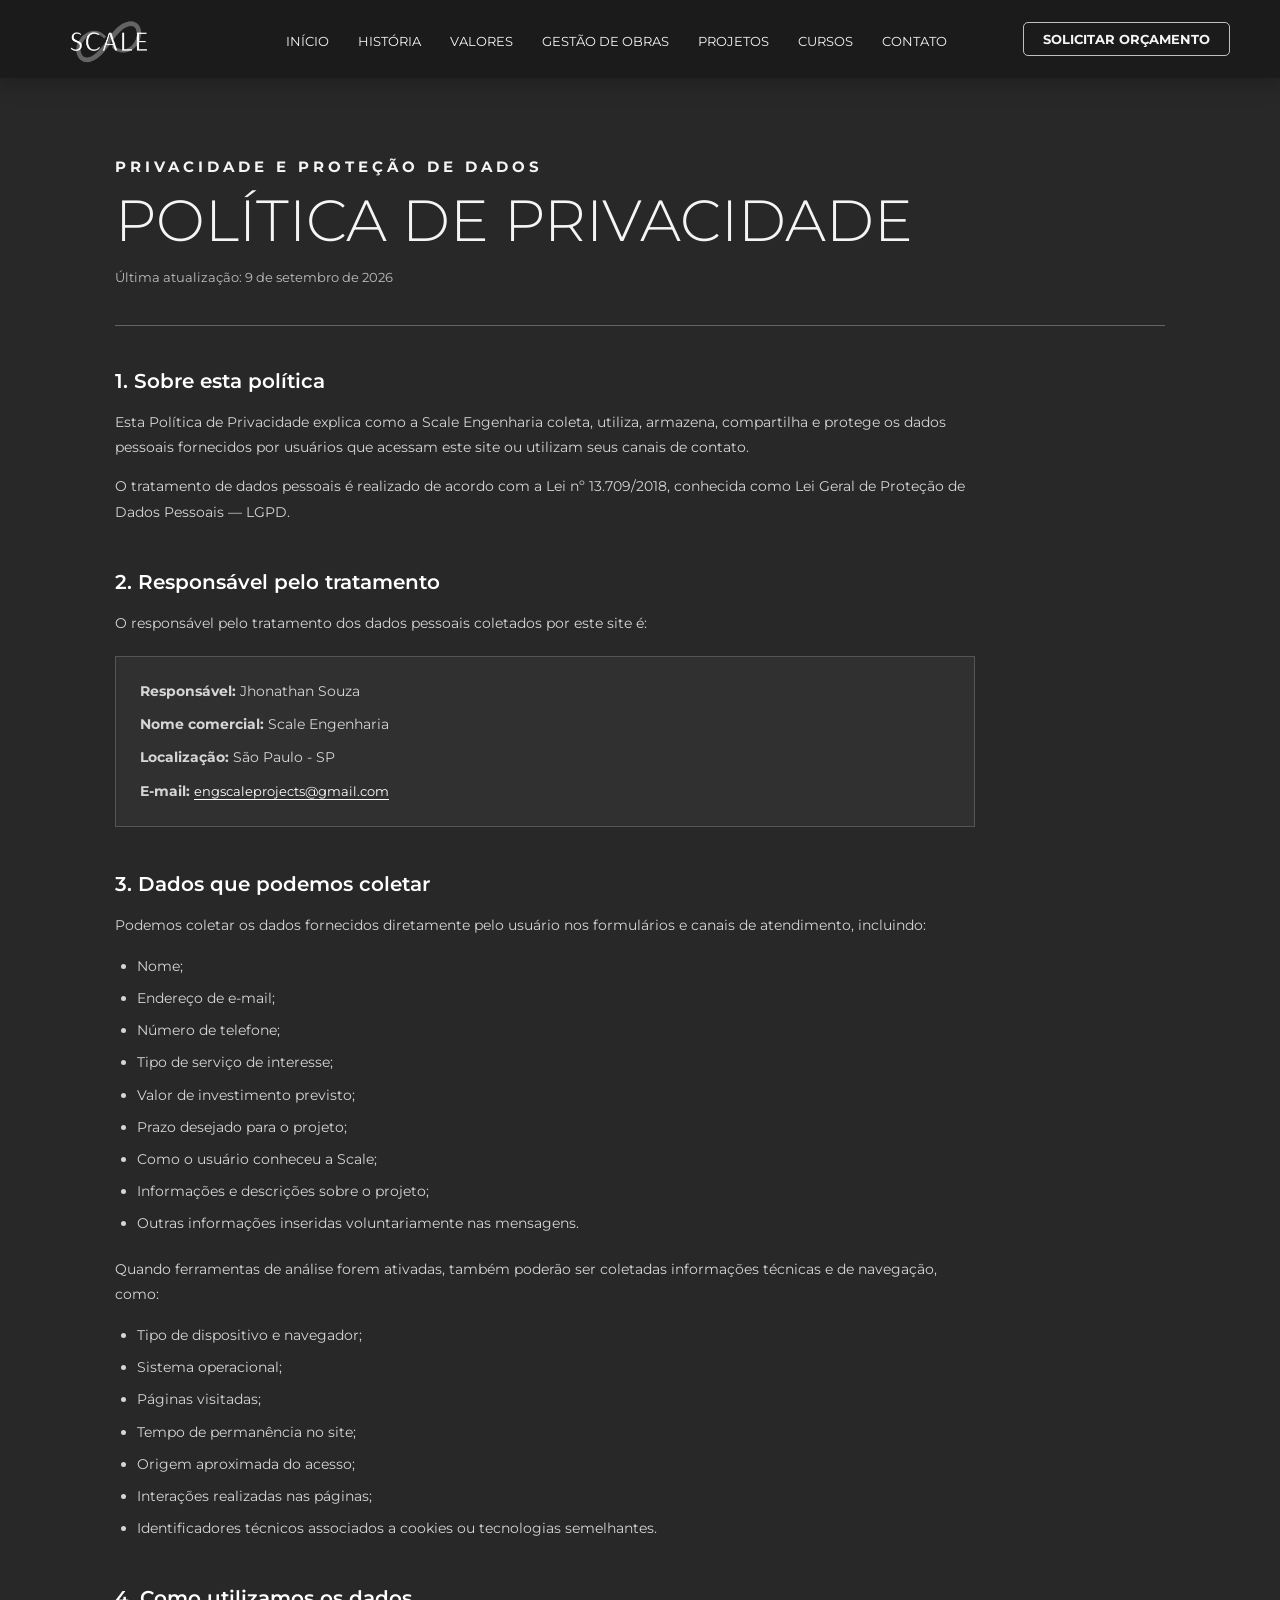
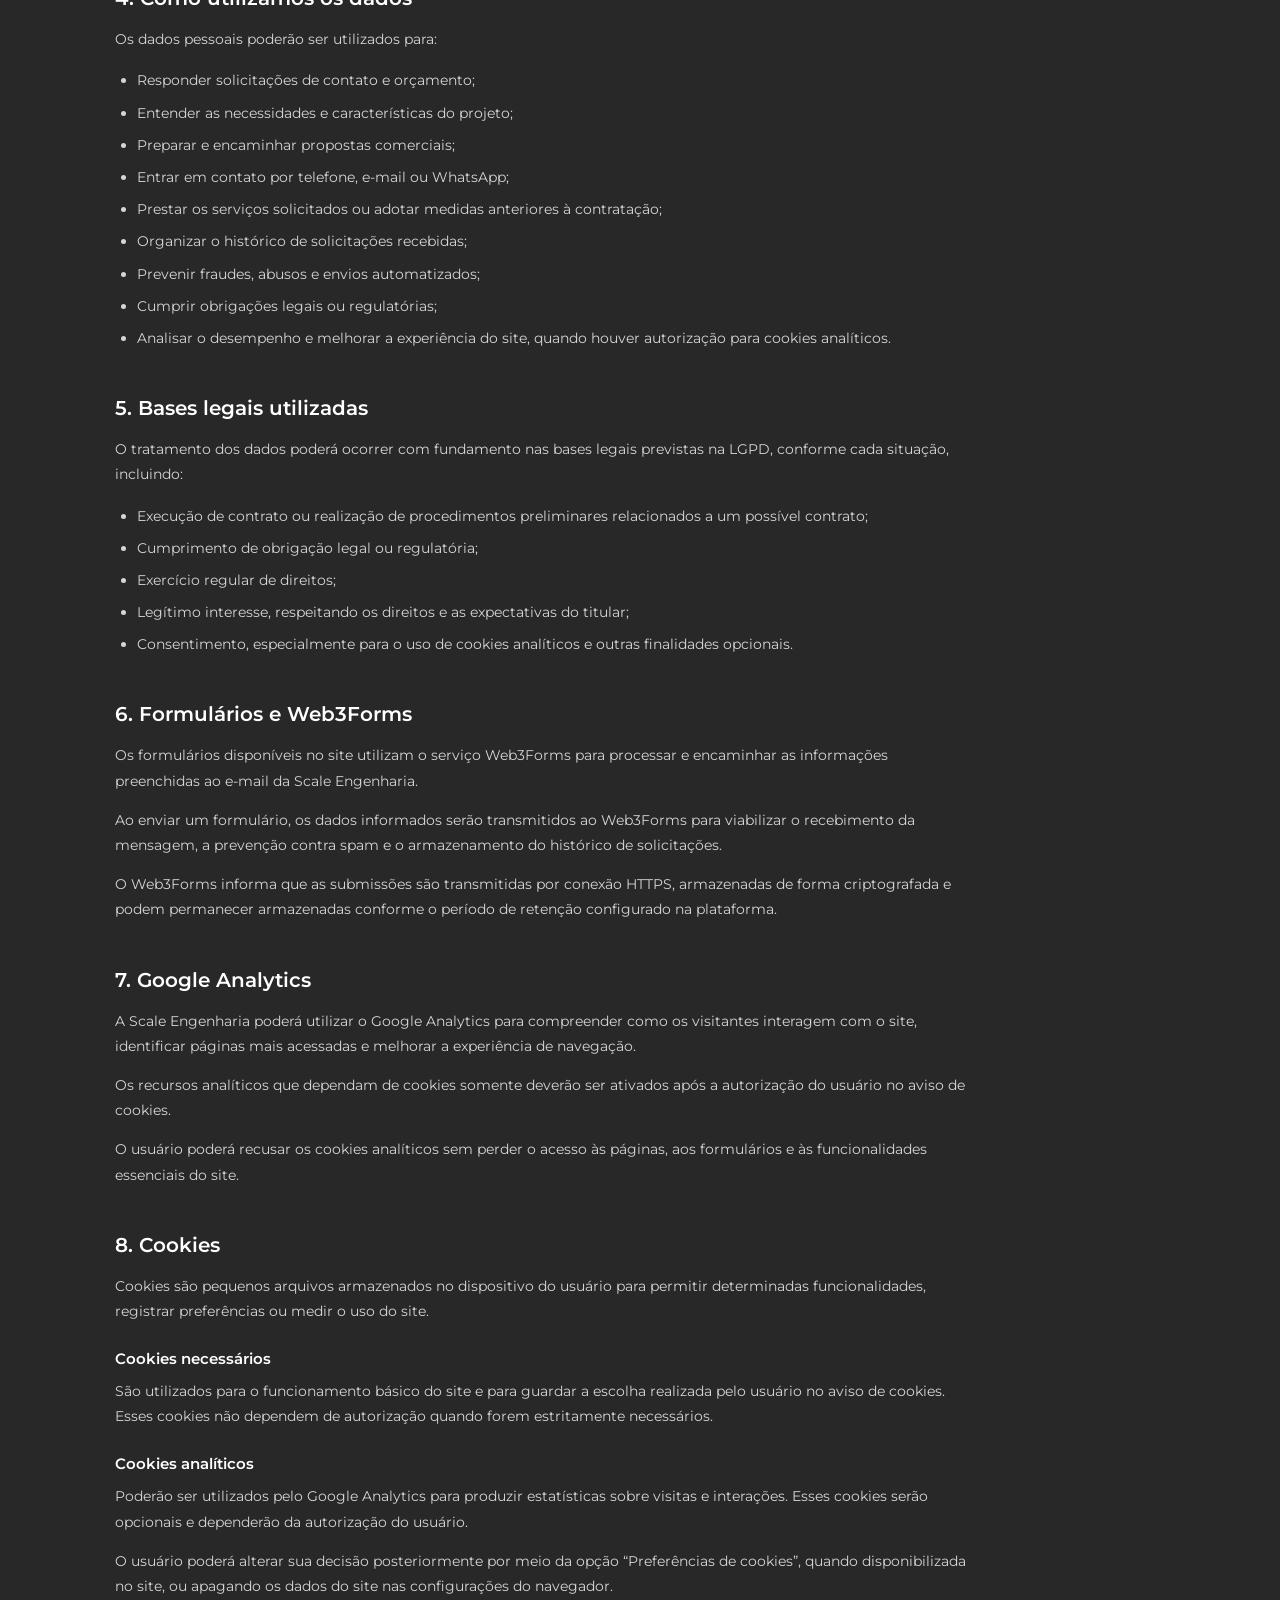
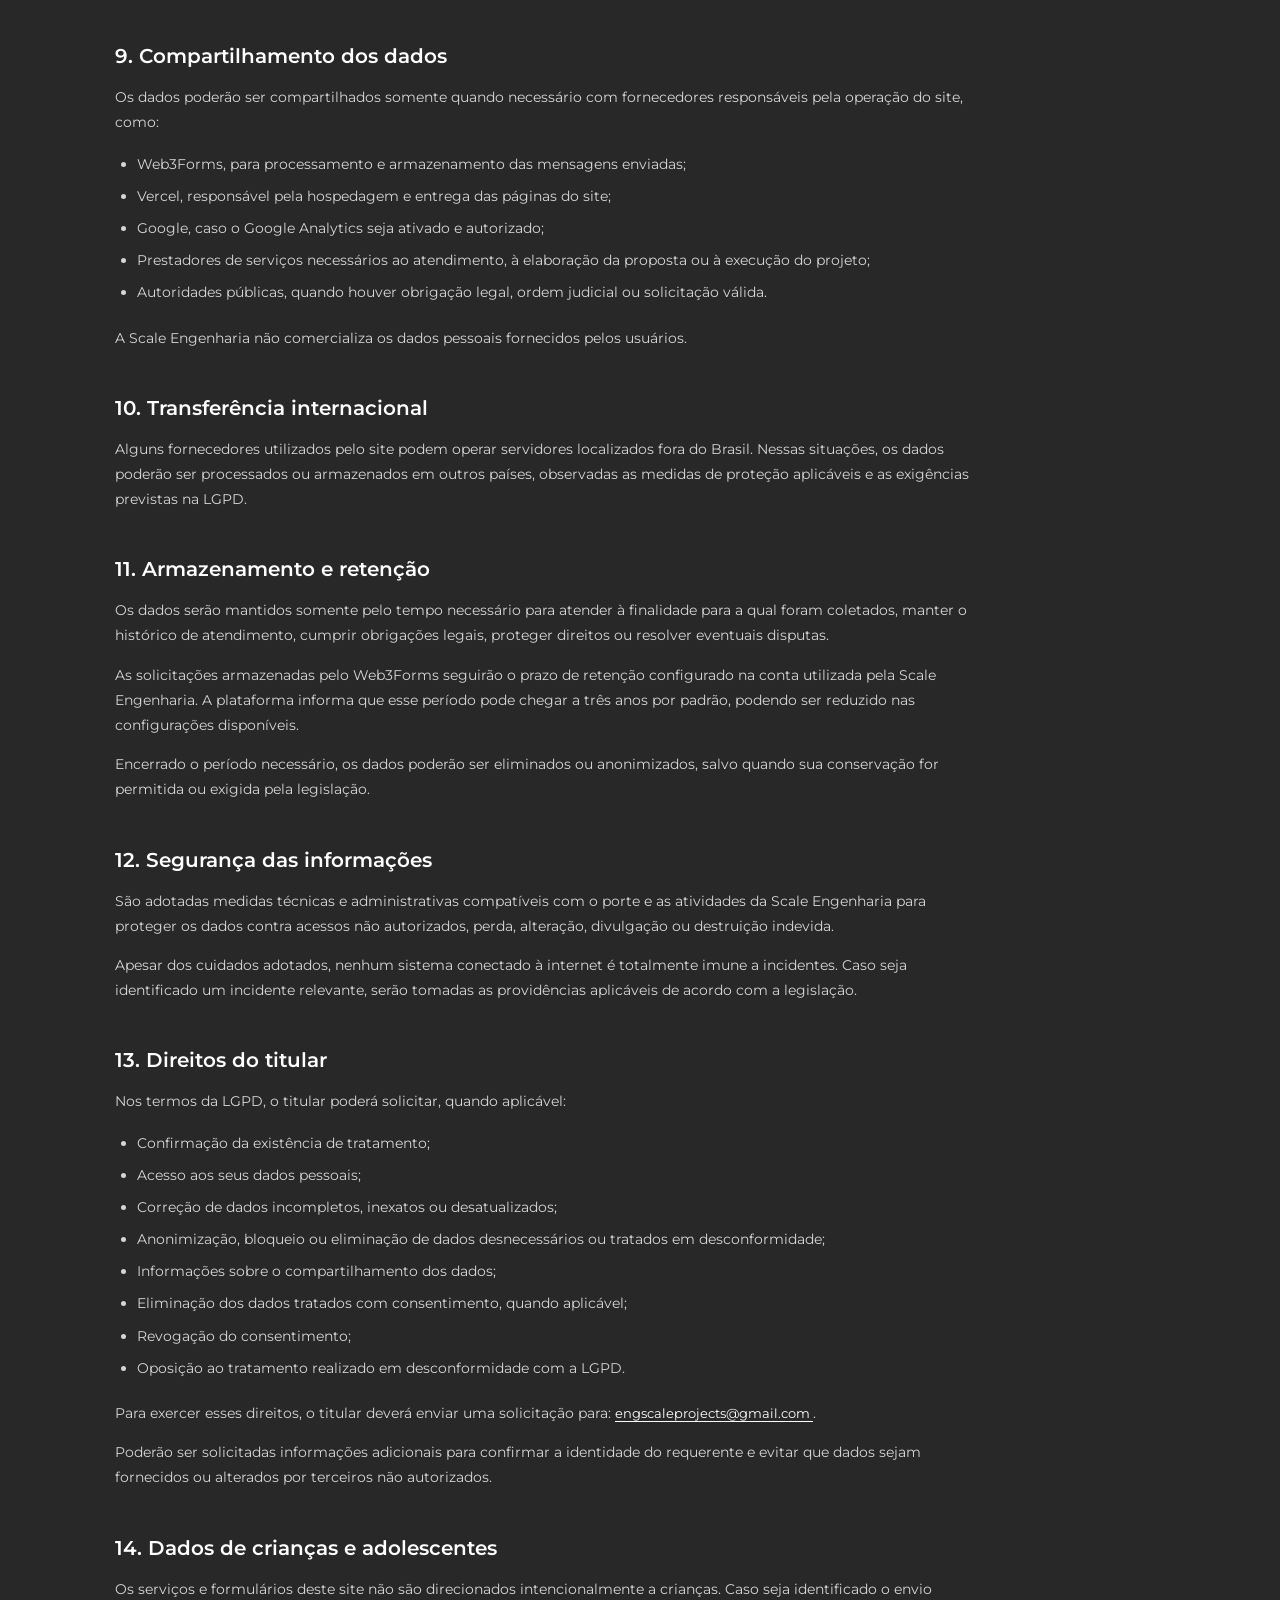
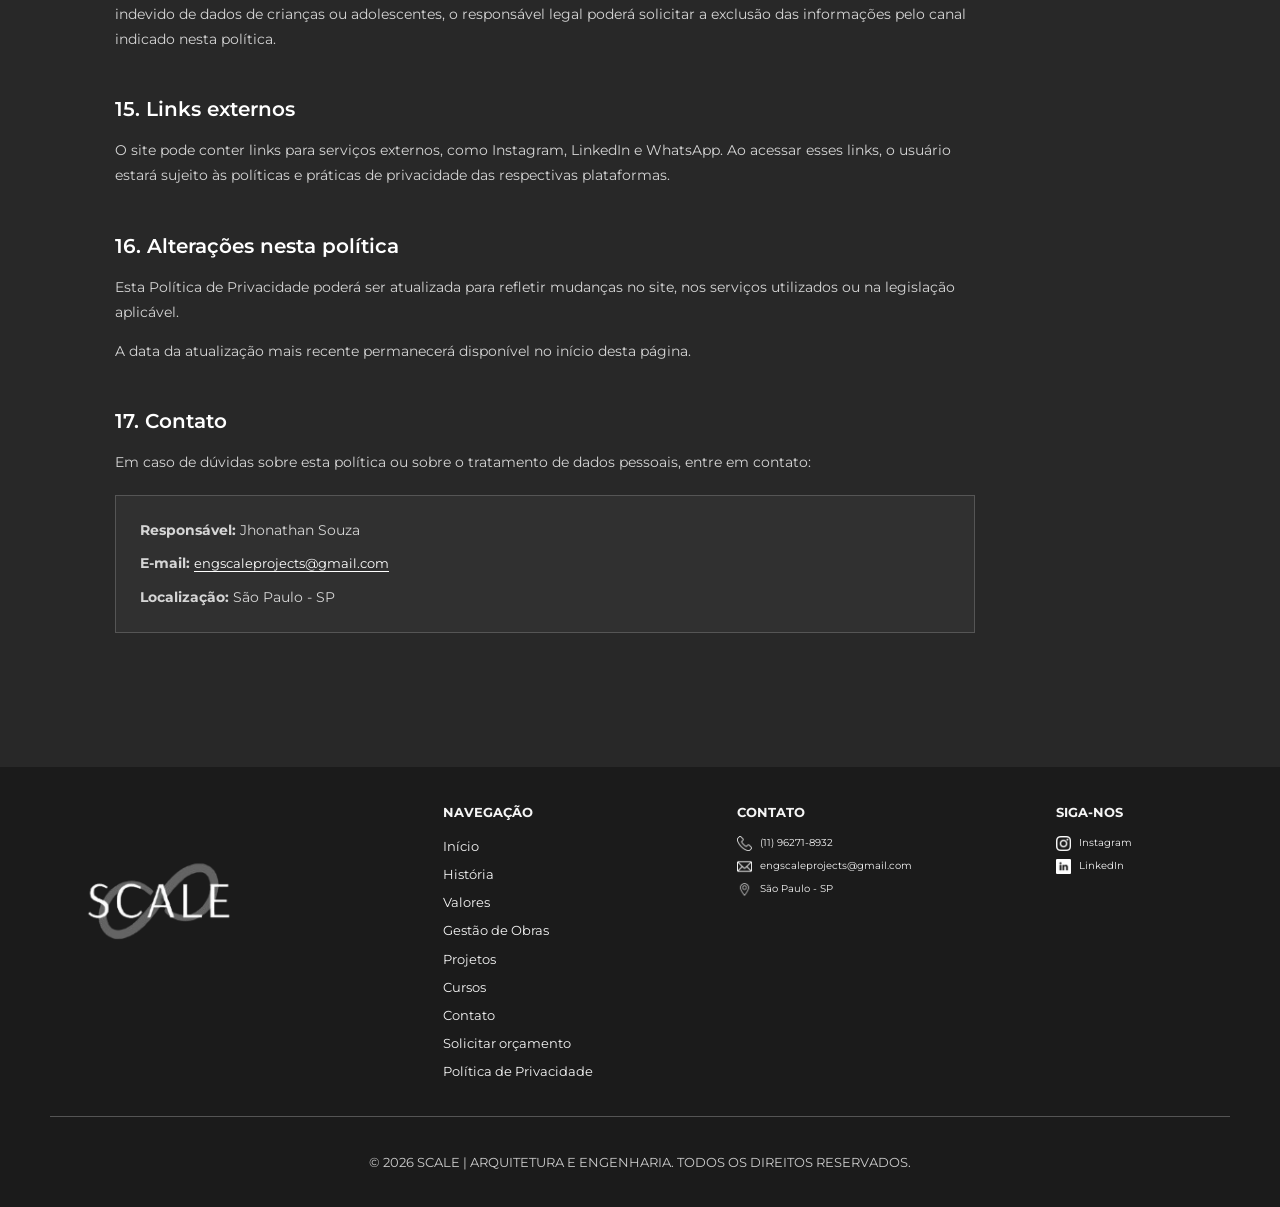
<file: politica-privacidade.html>
<!doctype html>
<html lang="pt-BR">

<head>
  <meta charset="UTF-8">

  <meta
    name="viewport"
    content="width=device-width, initial-scale=1.0"
  >

  <meta
    name="description"
    content="Política de Privacidade da Scale Engenharia."
  >

  <title>Política de Privacidade | Scale Engenharia</title>

  <link rel="preconnect" href="https://fonts.googleapis.com">

  <link
    rel="preconnect"
    href="https://fonts.gstatic.com"
    crossorigin
  >

  <link
    href="https://fonts.googleapis.com/css2?family=Montserrat:wght@300;400;500;600;700&display=swap"
    rel="stylesheet"
  >

  <link
    rel="icon"
    type="image/png"
    href="img/icon.png"
  >

  <link rel="stylesheet" href="style.css">
</head>

<body>

  <!-- ==================== HEADER ==================== -->

  <header class="site-header">
    <div class="container header-inner">

      <a
        class="logo"
        href="index.html"
        aria-label="Scale Engenharia - Início"
      >
        <img
          class="logo-header"
          src="img/logo.png"
          alt="Scale Engenharia"
        >
      </a>

      <button
        class="menu-toggle"
        type="button"
        aria-label="Abrir menu"
        aria-expanded="false"
        aria-controls="main-nav"
      >
        <span
          class="menu-toggle-lines"
          aria-hidden="true"
        ></span>
      </button>

      <nav
        class="main-nav"
        id="main-nav"
        aria-label="Navegação principal"
      >
        <a href="index.html">Início</a>
        <a href="historia.html">História</a>
        <a href="valores.html">Valores</a>
        <a href="gestao-obras.html">Gestão de Obras</a>
        <a href="projetos.html">Projetos</a>
        <a href="cursos.html">Cursos</a>
        <a href="contato.html">Contato</a>
      </nav>

      <a
        class="button button-outline header-cta"
        href="orcamento.html"
      >
        Solicitar orçamento
      </a>

    </div>
  </header>


  <!-- ==================== POLÍTICA ==================== -->

  <main class="privacy-page">
    <div class="container privacy-container">

      <header class="privacy-heading">
        <p class="eyebrow">Privacidade e proteção de dados</p>

        <h1>Política de Privacidade</h1>

        <p>
          Última atualização: 9 de setembro de 2026
        </p>
      </header>

      <div class="privacy-content">

        <section>
          <h2>1. Sobre esta política</h2>

          <p>
            Esta Política de Privacidade explica como a Scale
            Engenharia coleta, utiliza, armazena, compartilha e
            protege os dados pessoais fornecidos por usuários que
            acessam este site ou utilizam seus canais de contato.
          </p>

          <p>
            O tratamento de dados pessoais é realizado de acordo
            com a Lei nº 13.709/2018, conhecida como Lei Geral de
            Proteção de Dados Pessoais — LGPD.
          </p>
        </section>


        <section>
          <h2>2. Responsável pelo tratamento</h2>

          <p>
            O responsável pelo tratamento dos dados pessoais
            coletados por este site é:
          </p>

          <div class="privacy-contact-box">
            <p>
              <strong>Responsável:</strong>
              Jhonathan Souza
            </p>

            <p>
              <strong>Nome comercial:</strong>
              Scale Engenharia
            </p>

            <p>
              <strong>Localização:</strong>
              São Paulo - SP
            </p>

            <p>
              <strong>E-mail:</strong>

              <a href="mailto:engscaleprojects@gmail.com">
                engscaleprojects@gmail.com
              </a>
            </p>
          </div>
        </section>


        <section>
          <h2>3. Dados que podemos coletar</h2>

          <p>
            Podemos coletar os dados fornecidos diretamente pelo
            usuário nos formulários e canais de atendimento,
            incluindo:
          </p>

          <ul>
            <li>Nome;</li>
            <li>Endereço de e-mail;</li>
            <li>Número de telefone;</li>
            <li>Tipo de serviço de interesse;</li>
            <li>Valor de investimento previsto;</li>
            <li>Prazo desejado para o projeto;</li>
            <li>Como o usuário conheceu a Scale;</li>
            <li>Informações e descrições sobre o projeto;</li>
            <li>
              Outras informações inseridas voluntariamente nas
              mensagens.
            </li>
          </ul>

          <p>
            Quando ferramentas de análise forem ativadas, também
            poderão ser coletadas informações técnicas e de
            navegação, como:
          </p>

          <ul>
            <li>Tipo de dispositivo e navegador;</li>
            <li>Sistema operacional;</li>
            <li>Páginas visitadas;</li>
            <li>Tempo de permanência no site;</li>
            <li>Origem aproximada do acesso;</li>
            <li>Interações realizadas nas páginas;</li>
            <li>
              Identificadores técnicos associados a cookies ou
              tecnologias semelhantes.
            </li>
          </ul>
        </section>


        <section>
          <h2>4. Como utilizamos os dados</h2>

          <p>
            Os dados pessoais poderão ser utilizados para:
          </p>

          <ul>
            <li>
              Responder solicitações de contato e orçamento;
            </li>

            <li>
              Entender as necessidades e características do projeto;
            </li>

            <li>
              Preparar e encaminhar propostas comerciais;
            </li>

            <li>
              Entrar em contato por telefone, e-mail ou WhatsApp;
            </li>

            <li>
              Prestar os serviços solicitados ou adotar medidas
              anteriores à contratação;
            </li>

            <li>
              Organizar o histórico de solicitações recebidas;
            </li>

            <li>
              Prevenir fraudes, abusos e envios automatizados;
            </li>

            <li>
              Cumprir obrigações legais ou regulatórias;
            </li>

            <li>
              Analisar o desempenho e melhorar a experiência do
              site, quando houver autorização para cookies
              analíticos.
            </li>
          </ul>
        </section>


        <section>
          <h2>5. Bases legais utilizadas</h2>

          <p>
            O tratamento dos dados poderá ocorrer com fundamento
            nas bases legais previstas na LGPD, conforme cada
            situação, incluindo:
          </p>

          <ul>
            <li>
              Execução de contrato ou realização de procedimentos
              preliminares relacionados a um possível contrato;
            </li>

            <li>
              Cumprimento de obrigação legal ou regulatória;
            </li>

            <li>
              Exercício regular de direitos;
            </li>

            <li>
              Legítimo interesse, respeitando os direitos e as
              expectativas do titular;
            </li>

            <li>
              Consentimento, especialmente para o uso de cookies
              analíticos e outras finalidades opcionais.
            </li>
          </ul>
        </section>


        <section>
          <h2>6. Formulários e Web3Forms</h2>

          <p>
            Os formulários disponíveis no site utilizam o serviço
            Web3Forms para processar e encaminhar as informações
            preenchidas ao e-mail da Scale Engenharia.
          </p>

          <p>
            Ao enviar um formulário, os dados informados serão
            transmitidos ao Web3Forms para viabilizar o recebimento
            da mensagem, a prevenção contra spam e o armazenamento
            do histórico de solicitações.
          </p>

          <p>
            O Web3Forms informa que as submissões são transmitidas
            por conexão HTTPS, armazenadas de forma criptografada e
            podem permanecer armazenadas conforme o período de
            retenção configurado na plataforma.
          </p>
        </section>


        <section>
          <h2>7. Google Analytics</h2>

          <p>
            A Scale Engenharia poderá utilizar o Google Analytics
            para compreender como os visitantes interagem com o
            site, identificar páginas mais acessadas e melhorar a
            experiência de navegação.
          </p>

          <p>
            Os recursos analíticos que dependam de cookies somente
            deverão ser ativados após a autorização do usuário no
            aviso de cookies.
          </p>

          <p>
            O usuário poderá recusar os cookies analíticos sem
            perder o acesso às páginas, aos formulários e às
            funcionalidades essenciais do site.
          </p>
        </section>


        <section>
          <h2>8. Cookies</h2>

          <p>
            Cookies são pequenos arquivos armazenados no dispositivo
            do usuário para permitir determinadas funcionalidades,
            registrar preferências ou medir o uso do site.
          </p>

          <h3>Cookies necessários</h3>

          <p>
            São utilizados para o funcionamento básico do site e
            para guardar a escolha realizada pelo usuário no aviso
            de cookies. Esses cookies não dependem de autorização
            quando forem estritamente necessários.
          </p>

          <h3>Cookies analíticos</h3>

          <p>
            Poderão ser utilizados pelo Google Analytics para
            produzir estatísticas sobre visitas e interações. Esses
            cookies serão opcionais e dependerão da autorização do
            usuário.
          </p>

          <p>
            O usuário poderá alterar sua decisão posteriormente
            por meio da opção “Preferências de cookies”, quando
            disponibilizada no site, ou apagando os dados do site
            nas configurações do navegador.
          </p>
        </section>


        <section>
          <h2>9. Compartilhamento dos dados</h2>

          <p>
            Os dados poderão ser compartilhados somente quando
            necessário com fornecedores responsáveis pela operação
            do site, como:
          </p>

          <ul>
            <li>
              Web3Forms, para processamento e armazenamento das
              mensagens enviadas;
            </li>

            <li>
              Vercel, responsável pela hospedagem e entrega das
              páginas do site;
            </li>

            <li>
              Google, caso o Google Analytics seja ativado e
              autorizado;
            </li>

            <li>
              Prestadores de serviços necessários ao atendimento,
              à elaboração da proposta ou à execução do projeto;
            </li>

            <li>
              Autoridades públicas, quando houver obrigação legal,
              ordem judicial ou solicitação válida.
            </li>
          </ul>

          <p>
            A Scale Engenharia não comercializa os dados pessoais
            fornecidos pelos usuários.
          </p>
        </section>


        <section>
          <h2>10. Transferência internacional</h2>

          <p>
            Alguns fornecedores utilizados pelo site podem operar
            servidores localizados fora do Brasil. Nessas situações,
            os dados poderão ser processados ou armazenados em outros
            países, observadas as medidas de proteção aplicáveis e
            as exigências previstas na LGPD.
          </p>
        </section>


        <section>
          <h2>11. Armazenamento e retenção</h2>

          <p>
            Os dados serão mantidos somente pelo tempo necessário
            para atender à finalidade para a qual foram coletados,
            manter o histórico de atendimento, cumprir obrigações
            legais, proteger direitos ou resolver eventuais
            disputas.
          </p>

          <p>
            As solicitações armazenadas pelo Web3Forms seguirão o
            prazo de retenção configurado na conta utilizada pela
            Scale Engenharia. A plataforma informa que esse período
            pode chegar a três anos por padrão, podendo ser reduzido
            nas configurações disponíveis.
          </p>

          <p>
            Encerrado o período necessário, os dados poderão ser
            eliminados ou anonimizados, salvo quando sua conservação
            for permitida ou exigida pela legislação.
          </p>
        </section>


        <section>
          <h2>12. Segurança das informações</h2>

          <p>
            São adotadas medidas técnicas e administrativas
            compatíveis com o porte e as atividades da Scale
            Engenharia para proteger os dados contra acessos não
            autorizados, perda, alteração, divulgação ou destruição
            indevida.
          </p>

          <p>
            Apesar dos cuidados adotados, nenhum sistema conectado
            à internet é totalmente imune a incidentes. Caso seja
            identificado um incidente relevante, serão tomadas as
            providências aplicáveis de acordo com a legislação.
          </p>
        </section>


        <section>
          <h2>13. Direitos do titular</h2>

          <p>
            Nos termos da LGPD, o titular poderá solicitar, quando
            aplicável:
          </p>

          <ul>
            <li>Confirmação da existência de tratamento;</li>
            <li>Acesso aos seus dados pessoais;</li>
            <li>
              Correção de dados incompletos, inexatos ou
              desatualizados;
            </li>
            <li>
              Anonimização, bloqueio ou eliminação de dados
              desnecessários ou tratados em desconformidade;
            </li>
            <li>
              Informações sobre o compartilhamento dos dados;
            </li>
            <li>
              Eliminação dos dados tratados com consentimento,
              quando aplicável;
            </li>
            <li>Revogação do consentimento;</li>
            <li>
              Oposição ao tratamento realizado em desconformidade
              com a LGPD.
            </li>
          </ul>

          <p>
            Para exercer esses direitos, o titular deverá enviar uma
            solicitação para:

            <a href="mailto:engscaleprojects@gmail.com">
              engscaleprojects@gmail.com
            </a>.
          </p>

          <p>
            Poderão ser solicitadas informações adicionais para
            confirmar a identidade do requerente e evitar que dados
            sejam fornecidos ou alterados por terceiros não
            autorizados.
          </p>
        </section>


        <section>
          <h2>14. Dados de crianças e adolescentes</h2>

          <p>
            Os serviços e formulários deste site não são
            direcionados intencionalmente a crianças. Caso seja
            identificado o envio indevido de dados de crianças ou
            adolescentes, o responsável legal poderá solicitar a
            exclusão das informações pelo canal indicado nesta
            política.
          </p>
        </section>


        <section>
          <h2>15. Links externos</h2>

          <p>
            O site pode conter links para serviços externos, como
            Instagram, LinkedIn e WhatsApp. Ao acessar esses links,
            o usuário estará sujeito às políticas e práticas de
            privacidade das respectivas plataformas.
          </p>
        </section>


        <section>
          <h2>16. Alterações nesta política</h2>

          <p>
            Esta Política de Privacidade poderá ser atualizada para
            refletir mudanças no site, nos serviços utilizados ou
            na legislação aplicável.
          </p>

          <p>
            A data da atualização mais recente permanecerá
            disponível no início desta página.
          </p>
        </section>


        <section>
          <h2>17. Contato</h2>

          <p>
            Em caso de dúvidas sobre esta política ou sobre o
            tratamento de dados pessoais, entre em contato:
          </p>

          <div class="privacy-contact-box">
            <p>
              <strong>Responsável:</strong>
              Jhonathan Souza
            </p>

            <p>
              <strong>E-mail:</strong>

              <a href="mailto:engscaleprojects@gmail.com">
                engscaleprojects@gmail.com
              </a>
            </p>

            <p>
              <strong>Localização:</strong>
              São Paulo - SP
            </p>
          </div>
        </section>

      </div>
    </div>
  </main>


  <!-- ==================== FOOTER ==================== -->

  <footer class="site-footer" id="contato">
    <div class="container footer-grid">

      <a
        class="logo footer-logo"
        href="index.html"
        aria-label="Ir para a página inicial"
      >
        <img
          src="img/logo.png"
          alt="Scale Engenharia"
        >
      </a>

      <div class="footer-column">
        <h2>Navegação</h2>

        <nav
          class="footer-navigation"
          aria-label="Navegação do rodapé"
        >
          <a href="index.html">Início</a>
          <a href="historia.html">História</a>
          <a href="valores.html">Valores</a>
          <a href="gestao-obras.html">Gestão de Obras</a>
          <a href="projetos.html">Projetos</a>
          <a href="cursos.html">Cursos</a>
          <a href="contato.html">Contato</a>
          <a href="orcamento.html">Solicitar orçamento</a>
          <a href="politica-privacidade.html">Política de Privacidade</a>
        </nav>
      </div>

      <div class="footer-column">
        <h2>Contato</h2>

        <address class="footer-contact">

          <button
            class="footer-action copy-button"
            type="button"
            data-copy="(11) 96271-8932"
            aria-label="Copiar telefone"
          >
            <img
              class="footer-icon"
              src="img/telefone.png"
              alt=""
            >

            <span>(11) 96271-8932</span>
          </button>

          <a
            class="footer-action"
            href="mailto:engscaleprojects@gmail.com"
          >
            <img
              class="footer-icon"
              src="img/email.png"
              alt=""
            >

            <span>engscaleprojects@gmail.com</span>
          </a>

          <button
            class="footer-action copy-button"
            type="button"
            data-copy="São Paulo - SP"
            aria-label="Copiar localização"
          >
            <img
              class="footer-icon"
              src="img/localizacao.png"
              alt=""
            >

            <span>São Paulo - SP</span>
          </button>

        </address>
      </div>

      <div class="footer-column">
        <h2>Siga-nos</h2>

        <div class="social-links">

          <a
            class="footer-action"
            href="https://www.instagram.com/scale.engbr/"
            target="_blank"
            rel="noopener noreferrer"
          >
            <img
              class="footer-icon"
              src="img/instagram.png"
              alt=""
            >

            <span>Instagram</span>
          </a>

          <a
            class="footer-action"
            href="https://www.linkedin.com/company/scale-engenharia/"
            target="_blank"
            rel="noopener noreferrer"
          >
            <img
              class="footer-icon"
              src="img/linkedin.png"
              alt=""
            >

            <span>LinkedIn</span>
          </a>

        </div>
      </div>

    </div>

    <div class="container copyright">
      © 2026 SCALE | ARQUITETURA E ENGENHARIA.
      TODOS OS DIREITOS RESERVADOS.
    </div>
  </footer>


  <!-- ==================== JAVASCRIPT ==================== -->

  <script>
    /* MENU HAMBÚRGUER */

    const menuButton =
      document.querySelector(".menu-toggle");

    const mainNavigation =
      document.querySelector(".main-nav");

    if (menuButton && mainNavigation) {
      function closeMenu() {
        mainNavigation.classList.remove("is-open");
        document.body.classList.remove("menu-open");

        menuButton.setAttribute(
          "aria-expanded",
          "false"
        );

        menuButton.setAttribute(
          "aria-label",
          "Abrir menu"
        );
      }

      menuButton.addEventListener(
        "click",
        function () {
          const menuIsOpen =
            mainNavigation.classList.toggle("is-open");

          document.body.classList.toggle(
            "menu-open",
            menuIsOpen
          );

          menuButton.setAttribute(
            "aria-expanded",
            String(menuIsOpen)
          );

          menuButton.setAttribute(
            "aria-label",
            menuIsOpen
              ? "Fechar menu"
              : "Abrir menu"
          );
        }
      );

      mainNavigation
        .querySelectorAll("a")
        .forEach(function (link) {
          link.addEventListener("click", closeMenu);
        });

      document.addEventListener(
        "keydown",
        function (event) {
          if (event.key === "Escape") {
            closeMenu();
          }
        }
      );

      window.addEventListener(
        "resize",
        function () {
          if (window.innerWidth > 1150) {
            closeMenu();
          }
        }
      );
    }


    /* COPIAR INFORMAÇÕES DO FOOTER */

    document
      .querySelectorAll(".copy-button")
      .forEach(function (button) {
        button.addEventListener(
          "click",
          async function () {
            const textToCopy =
              button.dataset.copy;

            const textElement =
              button.querySelector("span");

            const originalText =
              textElement.textContent;

            try {
              await navigator.clipboard.writeText(
                textToCopy
              );
            } catch (error) {
              const temporaryInput =
                document.createElement("textarea");

              temporaryInput.value = textToCopy;
              temporaryInput.style.position = "fixed";
              temporaryInput.style.opacity = "0";

              document.body.appendChild(
                temporaryInput
              );

              temporaryInput.select();
              document.execCommand("copy");
              temporaryInput.remove();
            }

            textElement.textContent = "Copiado!";

            setTimeout(function () {
              textElement.textContent =
                originalText;
            }, 1500);
          }
        );
      });
  </script>

</body>
</html>
</file>
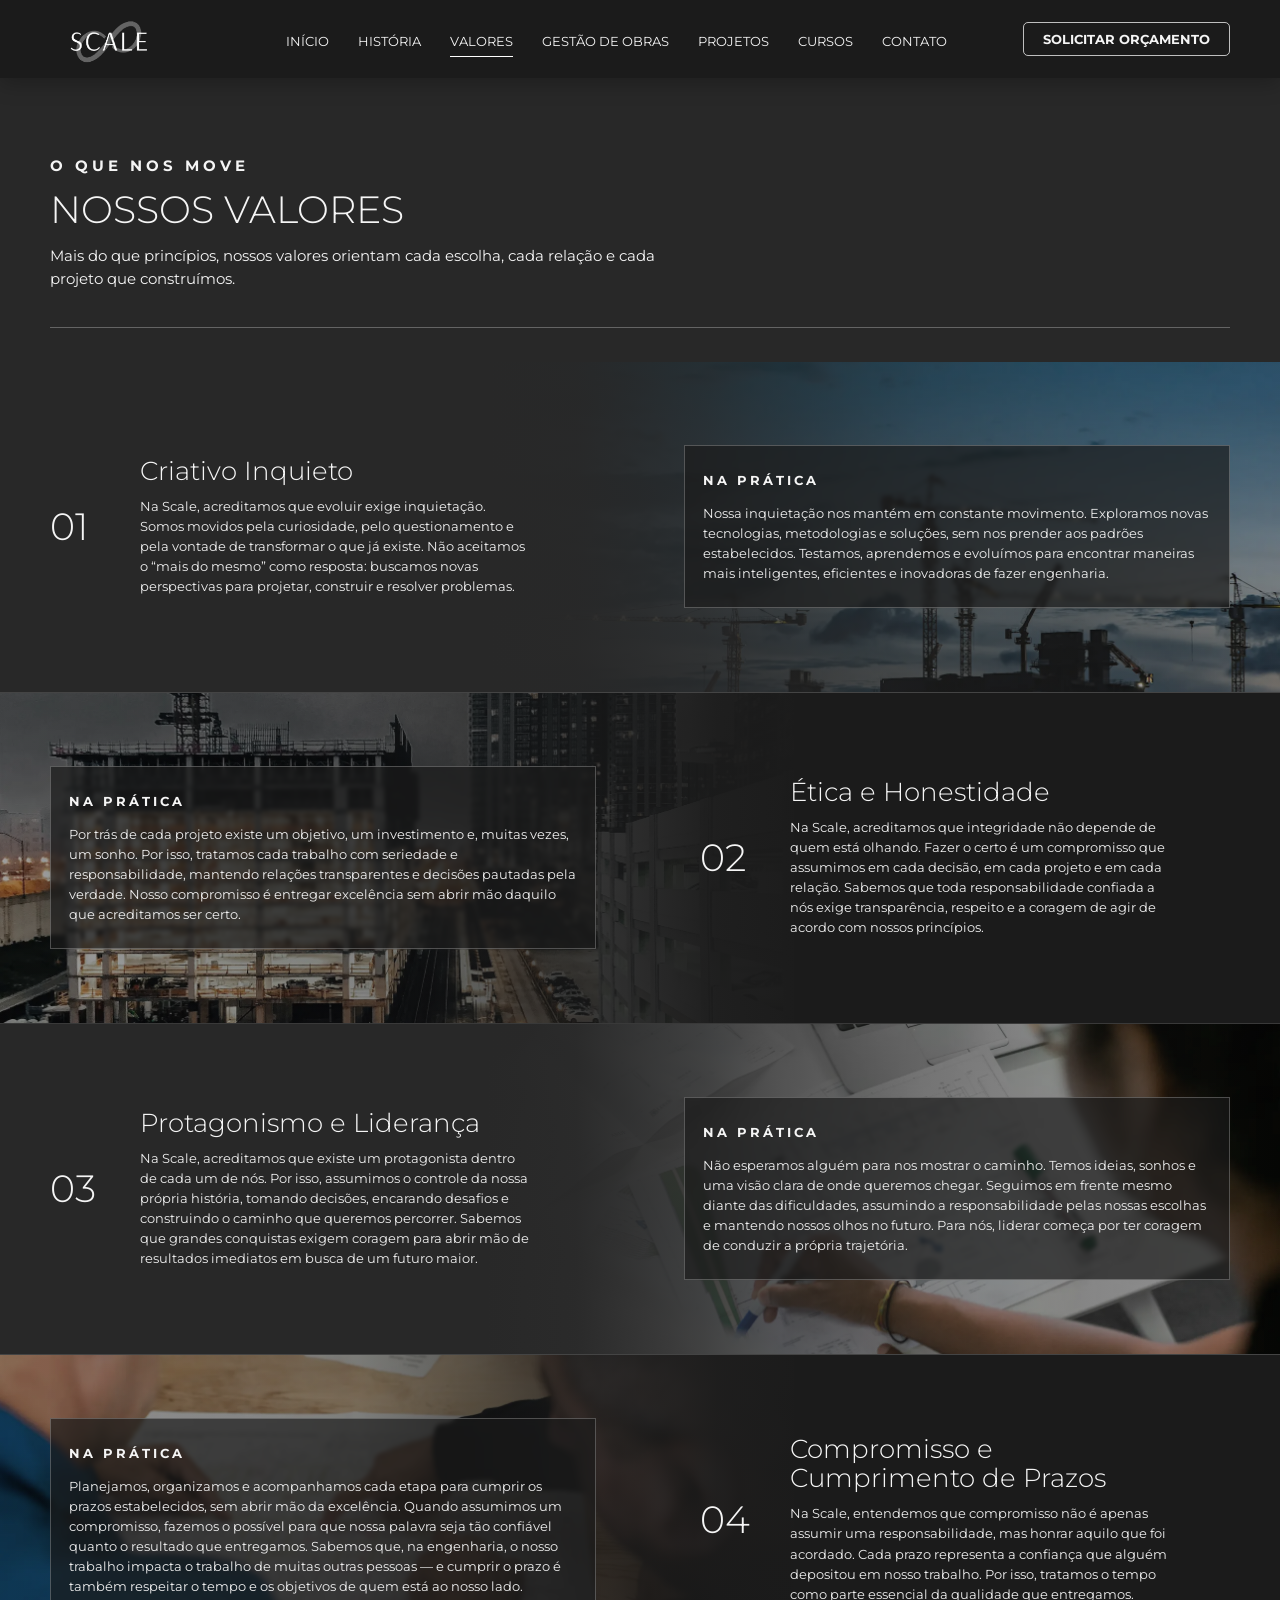
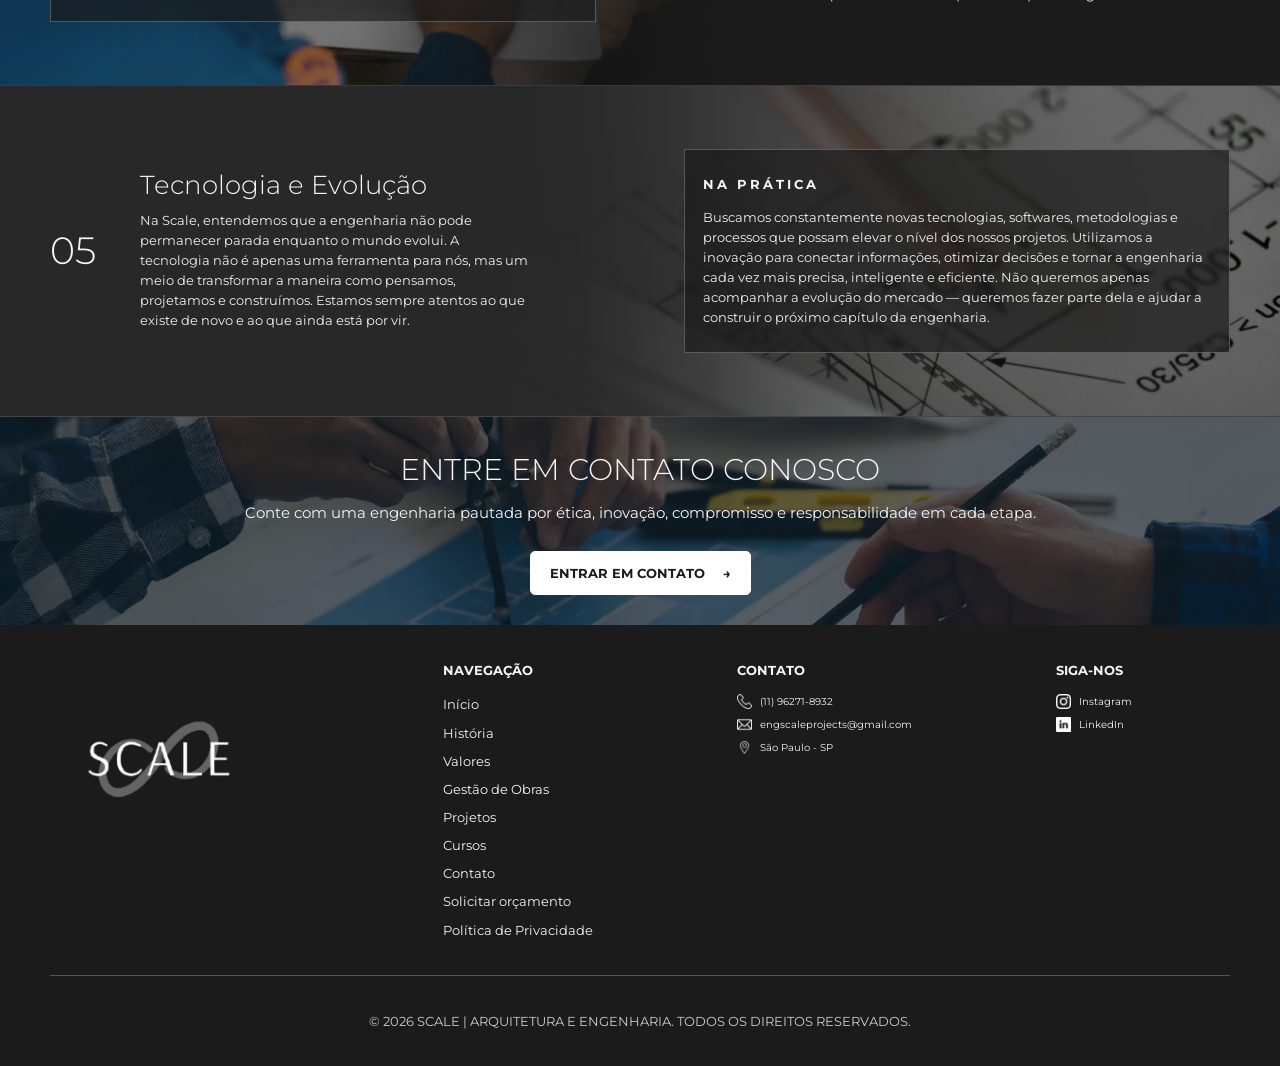
<file: valores.html>
<!doctype html>
<html lang="pt-BR">

<head>
  <meta charset="UTF-8">
  <meta name="viewport" content="width=device-width, initial-scale=1.0">
  <meta name="description" content="Conheça os valores que orientam cada decisão da Scale Engenharia.">
  <title>Valores | Scale Engenharia</title>
  <link rel="icon" type="image/png" href="img/icon.png">
  <link rel="preconnect" href="https://fonts.googleapis.com">
  <link rel="preconnect" href="https://fonts.gstatic.com" crossorigin>
  <link href="https://fonts.googleapis.com/css2?family=Montserrat:wght@300;400;500;600;700&display=swap"
    rel="stylesheet">
  <link rel="stylesheet" href="style.css">
</head>

<body>
  <header class="site-header">
    <div class="container header-inner">
      <a class="logo" href="index.html" aria-label="Scale Engenharia - Início"><img class="logo-header"
          src="img/logo.png" alt="Logo"></a>
      <button class="menu-toggle" type="button" aria-label="Abrir menu" aria-expanded="false" aria-controls="main-nav">
        <span class="menu-toggle-lines" aria-hidden="true"></span>
      </button>
      <nav class="main-nav" aria-label="Navegação principal">
        <a href="index.html">Início</a>
        <a href="historia.html">História</a>
        <a class="active" href="valores.html">Valores</a>
        <a href="gestao-obras.html">Gestão de Obras</a>
        <a href="projetos.html">Projetos</a>
        <a href="cursos.html">Cursos</a>
        <a href="contato.html">Contato</a>
      </nav>
      <a class="button button-outline header-cta" href="orcamento.html">Solicitar orçamento</a>
    </div>
  </header>

  <main>
    <section class="values-intro">
      <div class="container">
        <p class="eyebrow">O que nos move</p>
        <h1>Nossos valores</h1>
        <p>Mais do que princípios, nossos valores orientam cada escolha, cada relação e cada projeto que construímos.
        </p>
      </div>
    </section>

    <section class="value-row photo-right value-one" aria-labelledby="valor-1">
      <div class="container value-layout">
        <div class="value-main">
          <span class="value-number">01</span>
          <div class="value-copy">
            <h2 id="valor-1">Criativo Inquieto</h2>
            <p>Na Scale, acreditamos que evoluir exige inquietação. Somos movidos pela curiosidade, pelo questionamento
              e pela vontade de transformar o que já existe. Não aceitamos o “mais do mesmo” como resposta: buscamos
              novas perspectivas para projetar, construir e resolver problemas.</p>
          </div>
        </div>
        <aside class="practice-card">
          <h3>Na prática</h3>
          <p>Nossa inquietação nos mantém em constante movimento. Exploramos novas tecnologias, metodologias e soluções,
            sem nos prender aos padrões estabelecidos. Testamos, aprendemos e evoluímos para encontrar maneiras mais
            inteligentes, eficientes e inovadoras de fazer engenharia.</p>
        </aside>
      </div>
    </section>

    <section class="value-row photo-left value-two" aria-labelledby="valor-2">
      <div class="container value-layout">
        <aside class="practice-card">
          <h3>Na prática</h3>
          <p>Por trás de cada projeto existe um objetivo, um investimento e, muitas vezes, um sonho. Por isso, tratamos
            cada trabalho com seriedade e responsabilidade, mantendo relações transparentes e decisões pautadas pela
            verdade. Nosso compromisso é entregar excelência sem abrir mão daquilo que acreditamos ser certo.</p>
        </aside>
        <div class="value-main">
          <span class="value-number">02</span>
          <div class="value-copy">
            <h2 id="valor-2">Ética e Honestidade</h2>
            <p>Na Scale, acreditamos que integridade não depende de quem está olhando. Fazer o certo é um compromisso
              que assumimos em cada decisão, em cada projeto e em cada relação. Sabemos que toda responsabilidade
              confiada a nós exige transparência, respeito e a coragem de agir de acordo com nossos princípios.</p>
          </div>
        </div>
      </div>
    </section>

    <section class="value-row photo-right value-three" aria-labelledby="valor-3">
      <div class="container value-layout">
        <div class="value-main">
          <span class="value-number">03</span>
          <div class="value-copy">
            <h2 id="valor-3">Protagonismo e Liderança</h2>
            <p>Na Scale, acreditamos que existe um protagonista dentro de cada um de nós. Por isso, assumimos o controle
              da nossa própria história, tomando decisões, encarando desafios e construindo o caminho que queremos
              percorrer. Sabemos que grandes conquistas exigem coragem para abrir mão de resultados imediatos em busca
              de um futuro maior.</p>
          </div>
        </div>
        <aside class="practice-card">
          <h3>Na prática</h3>
          <p>Não esperamos alguém para nos mostrar o caminho. Temos ideias, sonhos e uma visão clara de onde queremos
            chegar. Seguimos em frente mesmo diante das dificuldades, assumindo a responsabilidade pelas nossas escolhas
            e mantendo nossos olhos no futuro. Para nós, liderar começa por ter coragem de conduzir a própria
            trajetória.</p>
        </aside>
      </div>
    </section>

    <section class="value-row photo-left value-four" aria-labelledby="valor-4">
      <div class="container value-layout">
        <aside class="practice-card">
          <h3>Na prática</h3>
          <p>Planejamos, organizamos e acompanhamos cada etapa para cumprir os prazos estabelecidos, sem abrir mão da
            excelência. Quando assumimos um compromisso, fazemos o possível para que nossa palavra seja tão confiável
            quanto o resultado que entregamos. Sabemos que, na engenharia, o nosso trabalho impacta o trabalho de muitas
            outras pessoas — e cumprir o prazo é também respeitar o tempo e os objetivos de quem está ao nosso lado.</p>
        </aside>
        <div class="value-main">
          <span class="value-number">04</span>
          <div class="value-copy">
            <h2 id="valor-4">Compromisso e<br>Cumprimento de Prazos</h2>
            <p>Na Scale, entendemos que compromisso não é apenas assumir uma responsabilidade, mas honrar aquilo que foi
              acordado. Cada prazo representa a confiança que alguém depositou em nosso trabalho. Por isso, tratamos o
              tempo como parte essencial da qualidade que entregamos.</p>
          </div>
        </div>
      </div>
    </section>

    <section class="value-row photo-right value-five" aria-labelledby="valor-5">
      <div class="container value-layout">
        <div class="value-main">
          <span class="value-number">05</span>
          <div class="value-copy">
            <h2 id="valor-5">Tecnologia e Evolução</h2>
            <p>Na Scale, entendemos que a engenharia não pode permanecer parada enquanto o mundo evolui. A tecnologia
              não é apenas uma ferramenta para nós, mas um meio de transformar a maneira como pensamos, projetamos e
              construímos. Estamos sempre atentos ao que existe de novo e ao que ainda está por vir.</p>
          </div>
        </div>
        <aside class="practice-card">
          <h3>Na prática</h3>
          <p>Buscamos constantemente novas tecnologias, softwares, metodologias e processos que possam elevar o nível
            dos nossos projetos. Utilizamos a inovação para conectar informações, otimizar decisões e tornar a
            engenharia cada vez mais precisa, inteligente e eficiente. Não queremos apenas acompanhar a evolução do
            mercado — queremos fazer parte dela e ajudar a construir o próximo capítulo da engenharia.</p>
        </aside>
      </div>
    </section>

    <section class="cta">
      <div class="container cta-inner">
        <h2>Entre em contato conosco</h2>
        <p>Conte com uma engenharia pautada por ética, inovação, compromisso e responsabilidade em cada etapa.</p>
        <a class="button button-light" href="contato.html">Entrar em contato <span aria-hidden="true">→</span></a>
      </div>
    </section>
  </main>

  <footer class="site-footer" id="contato">
    <div class="container footer-grid">
      <a class="logo footer-logo" href="index.html" aria-label="Ir para a página inicial">
        <img src="img/logo.png" alt="Scale Engenharia">
      </a>

      <div class="footer-column">
        <h2>Navegação</h2>

        <nav class="footer-navigation" aria-label="Navegação do rodapé">
          <a href="index.html">Início</a>
          <a href="historia.html">História</a>
          <a href="valores.html">Valores</a>
          <a href="gestao-obras.html">Gestão de Obras</a>
          <a href="projetos.html">Projetos</a>
          <a href="cursos.html">Cursos</a>
          <a href="contato.html">Contato</a>
          <a href="orcamento.html">Solicitar orçamento</a>
          <a href="politica-privacidade.html">
            Política de Privacidade
          </a>
        </nav>
      </div>

      <div class="footer-column">
        <h2>Contato</h2>

        <address class="footer-contact">
          <button class="footer-action copy-button" type="button" data-copy="(11) 96271-8932"
            aria-label="Copiar telefone">
            <img class="footer-icon" src="img/telefone.png" alt="">

            <span>(11) 96271-8932</span>
          </button>

          <a class="footer-action" href="mailto:engscaleprojects@gmail.com">
            <img class="footer-icon" src="img/email.png" alt="">

            <span>engscaleprojects@gmail.com</span>
          </a>

          <button class="footer-action copy-button" type="button" data-copy="São Paulo - SP"
            aria-label="Copiar endereço">
            <img class="footer-icon" src="img/localizacao.png" alt="">

            <span>São Paulo - SP</span>
          </button>
        </address>
      </div>

      <div class="footer-column">
        <h2>Siga-nos</h2>

        <div class="social-links">
          <a class="footer-action" href="https://www.instagram.com/scale.engbr/" target="_blank"
            rel="noopener noreferrer">
            <img class="footer-icon" src="img/instagram.png" alt="">

            <span>Instagram</span>
          </a>

          <a class="footer-action" href="https://www.linkedin.com/company/scale-engenharia/" target="_blank"
            rel="noopener noreferrer">
            <img class="footer-icon" src="img/linkedin.png" alt="">

            <span>LinkedIn</span>
          </a>
        </div>
      </div>
    </div>

    <div class="container copyright">
      © 2026 SCALE | ARQUITETURA E ENGENHARIA. TODOS OS DIREITOS RESERVADOS.
    </div>
  </footer>
</body>

<script>
  /* MENU HAMBÚRGUER */

  const menuButton = document.querySelector(".menu-toggle");
  const mainNavigation = document.querySelector(".main-nav");

  if (menuButton && mainNavigation) {
    function closeMenu() {
      mainNavigation.classList.remove("is-open");
      document.body.classList.remove("menu-open");

      menuButton.setAttribute("aria-expanded", "false");
      menuButton.setAttribute("aria-label", "Abrir menu");
    }

    menuButton.addEventListener("click", function () {
      const menuIsOpen =
        mainNavigation.classList.toggle("is-open");

      document.body.classList.toggle(
        "menu-open",
        menuIsOpen
      );

      menuButton.setAttribute(
        "aria-expanded",
        String(menuIsOpen)
      );

      menuButton.setAttribute(
        "aria-label",
        menuIsOpen ? "Fechar menu" : "Abrir menu"
      );
    });

    mainNavigation
      .querySelectorAll("a")
      .forEach(function (link) {
        link.addEventListener("click", closeMenu);
      });

    document.addEventListener("keydown", function (event) {
      if (event.key === "Escape") {
        closeMenu();
      }
    });

    window.addEventListener("resize", function () {
      if (window.innerWidth > 1150) {
        closeMenu();
      }
    });
  }


  /* COPIAR INFORMAÇÕES DO FOOTER */

  document
    .querySelectorAll(".copy-button")
    .forEach(function (button) {
      button.addEventListener("click", async function () {
        const textToCopy = button.dataset.copy;
        const textElement = button.querySelector("span");
        const originalText = textElement.textContent;

        try {
          await navigator.clipboard.writeText(textToCopy);
        } catch (error) {
          const temporaryInput =
            document.createElement("textarea");

          temporaryInput.value = textToCopy;
          temporaryInput.style.position = "fixed";
          temporaryInput.style.opacity = "0";

          document.body.appendChild(temporaryInput);
          temporaryInput.select();
          document.execCommand("copy");
          temporaryInput.remove();
        }

        textElement.textContent = "Copiado!";

        setTimeout(function () {
          textElement.textContent = originalText;
        }, 1500);
      });
    });


  /* FUNDO DO HEADER DA HOME */

  const homeHeader =
    document.querySelector(".site-header-index");

  if (homeHeader) {
    function atualizarHeader() {
      homeHeader.classList.toggle(
        "is-scrolled",
        window.scrollY > 60
      );
    }

    atualizarHeader();

    window.addEventListener(
      "scroll",
      atualizarHeader,
      {passive: true}
    );
  }
</script>

</html>
</file>
<file: style.css>
/*  ==================== BASE GLOBAL — GESTÃO DE OBRAS ====================  */

:root {
    --black: #1b1b1b;
    --dark: #282828;
    --text: #f5f5f5;
    --muted: #ddd;
    --line: rgba(255, 255, 255, .28);
    --container: 1180px;
}

.botcheck {
    display: none !important;
}

*,
*::before,
*::after {
    box-sizing: border-box;
}

html {
    scroll-behavior: smooth;
}

body {
    margin: 0;
    background: var(--black);
    color: var(--text);
    font-family: "Montserrat", Arial, sans-serif;
    font-size: 14px;
    line-height: 1.55;
}

a {
    font-size: 13px;
    color: inherit;
    text-decoration: none;
}

h1,
h2,
h3,
p {
    margin-top: 0;
}

.container {
    width: min(calc(100% - 64px), var(--container));
    margin-inline: auto;
}

.site-header,
.site-header-index {
    position: fixed;
    top: 0;
    left: 0;
    width: 100%;
    height: 78px;
    z-index: 1000;
}

.service-icon {
    display: block;
    width: 65px;
    height: 65px;
    margin: 0 auto 25px;
    object-fit: contain;
}

.differential-icon {
    width: 100px;
}

.site-header {
    background: var(--black);
    box-shadow: 0 5px 20px rgba(0, 0, 0, 0.25);
}

/* Header da Home no topo */

.site-header.site-header-index {
    background: linear-gradient(180deg,
            rgba(40, 40, 40, 0.95) 0%,
            rgba(40, 40, 40, 0.65) 45%,
            rgba(40, 40, 40, 0) 100%);

    box-shadow: none;
    transition:
        background 0.3s ease,
        box-shadow 0.3s ease;
}

/* Header da Home depois da rolagem */

.site-header.site-header-index.is-scrolled {
    background: #1b1b1b;
    box-shadow: 0 5px 20px rgba(0, 0, 0, 0.25);
}

.header-inner {
    display: grid;
    grid-template-columns: 160px 1fr auto;
    align-items: center;
    gap: 30px;
    height: 100%;
}

.logo {
    position: relative;
    z-index: 0;
    display: inline-flex;
    width: max-content;
    align-items: center;
    font-family: Georgia, serif;
    font-size: 29px;
    letter-spacing: -2px;
    color: #eee;
}

.logo::before {
    content: "";
    position: absolute;
    left: 26px;
    z-index: -1;
    width: 45px;
    height: 18px;
    border: 8px solid rgba(255, 255, 255, .28);
    border-radius: 50%;
    transform: rotate(-48deg);
}

.main-nav {
    display: flex;
    justify-content: center;
    gap: 29px;
}

.main-nav a {
    position: relative;
    padding: 30px 0 26px;
    font-size: 13px;
    text-transform: uppercase;
}

.main-nav a::after {
    content: "";
    position: absolute;
    right: 0;
    bottom: 20px;
    left: 0;
    height: 1px;
    background: #fff;
    transform: scaleX(0);
    transition: transform .2s;
}

.main-nav a:hover::after,
.main-nav .active::after {
    transform: scaleX(1);
}

.button {
    min-height: 44px;
    padding: 0 19px;
    border: 1px solid rgba(255, 255, 255, .72);
    border-radius: 5px;
    display: inline-flex;
    align-items: center;
    justify-content: center;
    gap: 18px;
    font-size: 13px;
    font-weight: 700;
    text-transform: uppercase;
    transition: background .2s, color .2s, transform .2s;
}

.button:hover {
    transform: translateY(-2px);
}

.button-outline:hover {
    background: #fff;
    color: #171717;
}

.button-light {
    background: #fff;
    color: #1b1b1b;
    border-color: #fff;
}

.header-cta {
    min-height: 34px;
}

.eyebrow {
    margin-bottom: 12px;
    font-size: 15px;
    font-weight: 700;
    text-transform: uppercase;
    letter-spacing: 4px;
}

.line-icon {
    width: 53px;
    height: 53px;
    margin: 0 auto 15px;
    fill: none;
    stroke: currentColor;
    stroke-width: 1.8;
    stroke-linecap: round;
    stroke-linejoin: round;
}

.section-heading {
    text-align: center;
}

.section-heading h2 {
    margin-bottom: 34px;
    font-size: 30px;
    font-weight: 300;
}

.cta {
    min-height: 205px;
    position: relative;
    isolation: isolate;
    display: grid;
    place-items: center;
    background: url("img/vecteezy_person-s-engineer-hand-drawing-plan-on-blue-print-with_7359670.webp") center/cover no-repeat;
}

.cta::before {
    content: "";
    position: absolute;
    inset: 0;
    z-index: -1;
    background: rgba(12, 20, 27, .66);
    min-height: 205px;
}

.cta-inner {
    text-align: center;
    margin-bottom: 30px;
    margin-top: 30px;
}

.cta h2 {
    margin-bottom: 8px;
    font-size: 30px;
    font-weight: 300;
    text-transform: uppercase;
}

.cta p {
    margin-bottom: 27px;
    font-size: 15px;
}

.site-footer {
    padding: 35px 0;
    background: var(--black);
}

.footer-grid {
    display: grid;
    grid-template-columns: 1.3fr 0.9fr 1fr 0.7fr;
    gap: 70px;
    align-items: start;
    padding-bottom: 35px;
}

.footer-logo {
    margin-top: 35px;
    font-size: 40px;
}

.footer-logo img {
    display: block;
    width: auto;
    height: 120px;
    object-fit: contain;
}

.site-footer h2 {
    margin-bottom: 14px;
    font-size: 13px;
    text-transform: uppercase;
}

.site-footer nav,
.site-footer address,
.social-links {
    display: flex;
    flex-direction: column;
    align-items: flex-start;
    gap: 8px;
    font-style: normal;
    font-size: 10px;
}

.footer-navigation a {
    color: inherit;
    text-decoration: none;
}

.footer-action {
    display: inline-flex;
    align-items: center;
    gap: 8px;
    padding: 0;
    border: 0;
    background: transparent;
    color: inherit;
    font: inherit;
    line-height: 1.4;
    text-align: left;
    text-decoration: none;
    cursor: pointer;
    appearance: none;
}

.footer-icon {
    width: 15px;
    height: 15px;
    flex-shrink: 0;
    object-fit: contain;
}

.copy-button {
    color: inherit;
}

.site-footer a,
.site-footer button {
    transition:
        opacity 0.2s ease,
        color 0.2s ease;
}

.site-footer a:hover,
.site-footer button:hover {
    opacity: 0.7;
}

.copyright {
    padding-top: 35px;
    border-top: 1px solid rgba(255, 255, 255, .25);
    text-align: center;
    color: #ccc;
    font-size: 13px
}

img {
    display: block;
    max-width: 100%;
}

.logo-header {
    height: 65px;
}

.logo:has(img)::before {
    display: none;
}

/* Títulos de abertura padronizados conforme Gestão de Obras. */

.values-intro h1,
.portfolio-heading h1,
.courses-heading h1,
.contact-heading h1,
.budget-heading h1 {
    margin-bottom: 13px;
    font-size: 38px;
    line-height: 1.1;
    font-weight: 300;
    text-transform: uppercase;
}

.values-intro p:last-child,
.portfolio-heading>p:last-child,
.courses-heading>p:last-child,
.contact-heading>p:last-child,
.budget-heading>p:last-child {
    max-width: 650px;
    margin-bottom: 0;
    color: var(--text);
    font-size: 15px;
    line-height: 1.55;
}

/* A página de Valores mantém sua própria imagem de chamada. */

main:has(.values-intro) .contact-cta {
    background-image: url("assets/values-cta.jpg");
}

/*  ==================== HOME ====================  */

.section-black {
    background: var(--black);
}

.section-dark {
    background: var(--dark);
}

.hero {
    min-height: 650px;
    position: relative;
    isolation: isolate;
    background: var(--black);
    overflow: hidden;
}

.hero::before {
    content: "";
    position: absolute;
    inset: 0 0 0 0;
    z-index: -2;
    background: url("img/hero2.webp") center / cover no-repeat;
    filter: saturate(.65) brightness(.9);
    background-position: center 0;
}

.hero::after {
    content: "";
    position: absolute;
    inset: 0;
    z-index: -1;
    background: linear-gradient(90deg, #242424 0%, rgba(36, 36, 36, .98) 33%, rgba(36, 36, 36, .68) 58%, rgba(36, 36, 36, .14) 100%), linear-gradient(180deg, rgba(0, 0, 0, .34), rgba(0, 0, 0, .05));
}

.hero-content {
    padding-top: 200px;
}

.hero h1 {
    margin-bottom: 24px;
    max-width: 660px;
    font-size: clamp(38px, 3.4vw, 64px);
    line-height: 1.12;
    font-weight: 300;
    text-transform: uppercase;
    letter-spacing: -.8px;
}

.hero-content>p {
    max-width: 360px;
    margin-bottom: 34px;
    color: #e2e2e2;
    font-size: 15px;
}

.button-row {
    display: flex;
    gap: 28px;
    flex-wrap: wrap;
}

.services {
    padding: 68px 0 84px;
}

.section-heading-center {
    text-align: center;
}

.services-grid {
    display: grid;
    grid-template-columns: repeat(4, 1fr);
}

.service-item {
    min-height: 235px;
    padding: 0 34px;
    text-align: center;
    border-left: 1px solid var(--line);
}

.service-item:first-child {
    border-left: 0;
}

.service-item h3 {
    font-size: 13px;
    line-height: 1.15;
    text-transform: uppercase;
}

.service-item p {
    margin: 0 auto;
    max-width: 220px;
    color: #ededed;
    font-size: 13px;
}

.projects {
    padding: 88px 0 64px;
}

.projects .projects-grid {
    display: grid;
    grid-template-columns: repeat(4, 1fr);
    gap: 32px;
}

.projects .project-card {
    background: #292929;
    box-shadow: 0 8px 18px rgba(0, 0, 0, .3);
    overflow: hidden;
}

.projects .project-card img {
    width: 100%;
    aspect-ratio: 1.32;
    object-fit: cover;
}

.projects .project-card-body {
    padding: 16px 17px 17px;
}

.projects .project-card h3 {
    margin-bottom: 5px;
    font-size: 13px;
    text-transform: uppercase;
}

.projects .project-card p {
    display: flex;
    justify-content: space-between;
    margin: 0;
    color: #ddd;
    font-size: 13px;
}

.projects .project-card p span {
    font-size: 17px;
    line-height: .7;
}

.section-action {
    display: flex;
    justify-content: center;
    margin-top: 42px;
}

.courses {
    padding: 74px 0 80px;
}

.courses-grid {
    display: grid;
    grid-template-columns: 1.25fr .75fr;
    gap: 120px;
    align-items: start;
}

.courses h2,
.about h2 {
    margin-bottom: 24px;
    font-size: 30px;
    line-height: 1.04;
    font-weight: 300;
}

.muted {
    max-width: 480px;
    color: #ddd;
    font-size: 15px;
}

.tools {
    padding-left: 40px;
}

.tools ul {
    margin: 0 0 40px;
    padding-left: 16px;
    line-height: 1.7;
}

.tools li {
    font-size: 15px;
}

.about {
    padding: 30px 0 66px;
}

.about-grid {
    display: grid;
    grid-template-columns: .9fr 1.1fr;
    gap: 85px;
    align-items: center;
}

.about-copy {
    padding-top: 60px;
}

.about-copy>p:not(.eyebrow) {
    max-width: 430px;
    margin-bottom: 34px;
    color: #ddd;
    font-size: 15px;
}

.differentials-title {
    text-align: center;
}

.differentials-grid {
    display: grid;
    grid-template-columns: repeat(3, 1fr);
    gap: 18px;
}

.differential-card {
    min-height: 190px;
    padding: 21px 13px 18px;
    background: var(--dark);
    border: 1px solid rgba(255, 255, 255, .12);
    display: flex;
    flex-direction: column;
    align-items: center;
    justify-content: center;
    text-align: center;
}

.differential-card .line-icon {
    width: 72px;
    height: 72px;
    margin-bottom: 16px;
}

.differential-card p {
    margin: 0;
    font-size: 13px;
    line-height: 1.8;
}



/*  ==================== VALORES ====================  */

.values-intro {
    min-height: 230px;
    padding: 154px 0 34px;
    background: var(--dark);
}

.values-intro .container {
    padding-bottom: 36px;
    border-bottom: 1px solid var(--line);
}

.value-row {
    min-height: 330px;
    position: relative;
    isolation: isolate;
    overflow: hidden;
    background: var(--dark);
    border-bottom: 1px solid rgba(255, 255, 255, .13);
}

.value-one,
.value-three,
.value-five {
    background-color: var(--dark);
}

.value-two,
.value-four {
    background-color: var(--black);
}

.value-row::before {
    content: "";
    position: absolute;
    top: 0;
    bottom: 0;
    z-index: -2;
    width: 62%;

    background-position: center;
    background-size: cover;
    background-repeat: no-repeat;

    filter: brightness(0.72) saturate(0.75);
}

.value-row::after {
    content: "";
    position: absolute;
    inset: 0;
    z-index: -1;
    pointer-events: none;
}

.photo-right::before {
    right: 0;
}

.photo-left::before {
    left: 0;
}

/* Imagem localizada à direita */

.photo-right::after {
    background: linear-gradient(
        90deg,
        var(--dark) 0%,
        var(--dark) 38%,
        rgba(40, 40, 40, 0.98) 45%,
        rgba(40, 40, 40, 0.82) 55%,
        rgba(40, 40, 40, 0.38) 72%,
        rgba(40, 40, 40, 0.08) 100%
    );
}

/* Imagem localizada à esquerda */

.photo-left::after {
    background: linear-gradient(
        90deg,
        rgba(27, 27, 27, 0.08) 0%,
        rgba(27, 27, 27, 0.25) 28%,
        rgba(27, 27, 27, 0.72) 45%,
        rgba(27, 27, 27, 0.96) 56%,
        var(--black) 64%,
        var(--black) 100%
    );
}

.value-one::before {
    background-image: url("img/1.webp");
    
}

.value-two::before {
    background-image: url("img/2.webp");
}

.value-three::before {
    background-image: url("img/3.webp");
}

.value-four::before {
    background-image: url("img/4.webp");
}

.value-five::before {
    background-image: url("img/5.webp");
}

.value-layout {
    min-height: 330px;
    display: grid;
    grid-template-columns: 1fr 1fr;
    align-items: center;
}

.value-main {
    display: grid;
    grid-template-columns: 90px 1fr;
    gap: 0;
    align-items: center;
    padding: 38px 60px 38px 0;
}

.photo-left .value-main {
    padding-right: 0;
    padding-left: 60px;
}

.value-number {
    font-size: 38px;
    line-height: 1;
    font-weight: 300;
}

.value-copy {
    max-width: 390px;
}

.value-copy h2 {
    margin-bottom: 10px;
    font-size: 26px;
    line-height: 1.12;
    font-weight: 300;
}

.value-copy p,
.practice-card p {
    margin-bottom: 0;
    color: #f0f0f0;
    font-size: 13px;
    line-height: 1.55;
}

.practice-card {
    width: calc(100% - 44px);
    justify-self: end;
    padding: 24px 18px;
    background: rgba(27, 27, 27, .68);
    border: 1px solid rgba(255, 255, 255, .24);
    backdrop-filter: blur(2px);
}

.photo-left .practice-card {
    justify-self: start;
}

.practice-card h3 {
    margin-bottom: 13px;
    font-size: 13px;
    text-transform: uppercase;
    letter-spacing: 3px;
}

/*  ==================== GESTÃO DE OBRAS ====================  */

.management-intro {
    padding: 154px 0 50px;
    background: var(--dark);
}

.management-icon {
    display: block;
    width: 58px;
    height: 58px;
    margin: 0 auto 20px;
    object-fit: contain;
}

.intro-copy {
    padding-bottom: 34px;
    border-bottom: 1px solid var(--line);
}

.intro-copy h1 {
    margin-bottom: 13px;
    font-size: 38px;
    line-height: 1.1;
    font-weight: 300;
    text-transform: uppercase;
}

.intro-copy>p:last-child {
    max-width: 650px;
    margin-bottom: 0;
    font-size: 15px;
}

.management-grid {
    display: grid;
    grid-template-columns: repeat(4, 1fr);
    padding-top: 45px;
}

.management-card {
    min-height: 300px;
    padding: 0 28px;
    text-align: center;
    border-left: 1px solid var(--line);
}

.management-card:first-child {
    border-left: 0;
}

.management-card h2 {
    margin-bottom: 15px;
    font-size: 13px;
    line-height: 1.2;
    text-transform: uppercase;
}

.management-card p {
    margin: 0 auto;
    max-width: 245px;
    font-size: 13px;
    line-height: 1.65;
}

.technology {
    background: var(--black);
    border-bottom: 1px solid var(--line);
    border-top: 1px solid var(--line);
}

.technology-grid {
    min-height: 335px;
    display: grid;
    grid-template-columns: 1fr 1fr;
    align-items: stretch;
}

.technology-copy {
    padding: 66px 70px 55px 0;
}

.technology-copy h2 {
    margin-bottom: 16px;
    font-size: 30px;
    font-weight: 300;
}

.technology-copy p:not(.eyebrow) {
    max-width: 500px;
    margin-bottom: 22px;
    font-size: 15px;
}

.technology-image {
    min-height: 335px;
    background: linear-gradient(90deg, var(--black) 0%, rgba(27, 27, 27, .38) 28%, rgba(27, 27, 27, .1) 100%), url("img/gestao.webp") center/cover no-repeat;
}

.timeline-section {
    padding: 54px 0 44px;
    overflow: hidden;
    background: var(--dark);
}

.timeline {
    position: relative;
    display: grid;
    grid-template-columns: repeat(5, minmax(0, 1fr));
    width: 100%;
    gap: 0;
}

.timeline::before {
    content: "";
    position: absolute;
    z-index: 0;
    top: 51px;
    right: 10%;
    left: 10%;
    height: 1px;
    background: rgba(255, 255, 255, .55);
}

.timeline-step {
    position: relative;
    min-width: 0;
    padding: 0 14px;
    text-align: center;
}

.timeline-number {
    display: block;
    margin-bottom: 14px;
    text-align: center;
    font-size: 31px;
    font-weight: 300;
    line-height: 1;
    color: #888;
}

.timeline-dot {
    position: relative;
    z-index: 1;
    display: block;
    width: 13px;
    height: 13px;
    margin: 0 auto 31px;
    border: 2px solid #fff;
    border-radius: 50%;
    background: var(--dark);
    box-shadow: inset 0 0 0 3px var(--dark);
}

.timeline-dot::after {
    content: "";
    position: absolute;
    inset: 3px;
    border-radius: 50%;
    background: #fff;
}

.timeline-step h3 {
    margin-bottom: 16px;
    font-size: 13px;
    text-transform: uppercase;
}

.timeline-step p {
    margin: 0 auto;
    max-width: 180px;
    font-size: 13px;
    line-height: 1.65;
}

.bim-highlight {
    position: relative;
    padding: 60px 0 60px;
    background: var(--black);
    border-top: 1px solid var(--line);
    border-bottom: 1px solid var(--line);
}



.bim-highlight::before {
    content: "";
    position: absolute;
    top: -1px;
    left: 50%;
    width: 30px;
    height: 30px;
    background: #282828;
    border-right: 1px solid var(--line);
    border-bottom: 1px solid var(--line);
    transform: translate(-50%, -50%) rotate(45deg);
}

.bim-inner {
    position: relative;
    text-align: center;
}

.bim-icon {
    display: block;
    width: 90px;
    height: 90px;
    margin: 0 auto 20px;
    object-fit: contain;
}

.bim-inner .eyebrow {
    position: relative;
    margin-bottom: 12px;
}

.bim-inner>p:last-child {
    position: relative;
    max-width: 580px;
    margin: 0 auto;
    font-size: 15px;
    font-weight: 500;
    line-height: 1.5;
}

.result-section {
    padding: 67px 0;
    background: var(--dark);
}

.result-card {
    min-height: 360px;
    display: grid;
    grid-template-columns: 1fr 1fr;
    background: var(--black);
    border: 1px solid rgba(255, 255, 255, .23);
    box-shadow: 0 8px 18px rgba(0, 0, 0, .25);
}

.result-card img {
    width: 100%;
    height: 100%;
    object-fit: cover;
}

.result-copy {
    display: flex;
    flex-direction: column;
    justify-content: center;
    padding: 50px;
}

.result-copy h2 {
    margin-bottom: 12px;
    font-size: 25px;
    font-weight: 300;
}

.result-copy p {
    max-width: 430px;
    margin-bottom: 0;
    font-size: 15px;
}

/*  ==================== PROJETOS ====================  */

.portfolio {
    min-height: 620px;
    padding: 154px 0 50px;
    background: var(--dark);
}

.portfolio-heading {
    padding-bottom: 25px;
    border-bottom: 1px solid var(--line);
}

.portfolio .projects-grid {
    display: grid;
    grid-template-columns: repeat(2, 1fr);
    gap: 25px 26px;
    padding: 27px 0 0;
}

.portfolio .project-card {
    overflow: hidden;
    background: var(--black);
    box-shadow: 0 5px 12px rgba(0, 0, 0, .22);
}

.portfolio .project-image {
    position: relative;
}

.portfolio .project-image img {
    display: block;
    width: 100%;
    aspect-ratio: 1.79;
    object-fit: cover;
}

.portfolio .arrow {
    position: absolute;
    top: 50%;
    width: 30px;
    height: 30px;
    padding: 0;
    border: 0;
    border-radius: 50%;
    display: grid;
    place-items: center;
    background: rgba(20, 20, 20, .78);
    color: #fff;
    font: 300 28px/1 Arial;
    cursor: pointer;
    transform: translateY(-50%);
    transition: background .2s, transform .2s;
}

.portfolio .arrow:hover {
    background: #000;
    transform: translateY(-50%) scale(1.08);
}

.portfolio .arrow-left {
    left: 7px;
}

.portfolio .arrow-right {
    right: 7px;
}

.portfolio .project-info {
    padding: 16px 25px 18px;
}

.portfolio .project-info h2 {
    margin-bottom: 5px;
    font-size: 15px;
    text-transform: uppercase;
}

.portfolio .project-info p {
    margin-bottom: 0;
    font-size: 13px;
    color: #ddd;
}

/*  ==================== CURSOS ====================  */

.courses-section {
    padding: 154px 0 50px;
    background: var(--dark);
}

.courses-heading {
    padding: 0 0px 34px;
    border-bottom: 1px solid var(--line);
}

.course-grid {
    display: grid;
    grid-template-columns: repeat(4, 1fr);
    gap: 55px;
    padding: 50px 0 0 0;
}

.course-card {
    min-width: 0;
    background: var(--black);
    box-shadow: 0 9px 18px rgba(0, 0, 0, .22);
}

.course-art {
    height: 160px;
    display: grid;
    place-items: center;
    background: #050505;
}

.course-art img {
    display: block;
    width: 92px;
    height: 92px;
    object-fit: contain;
}

.course-copy {
    min-height: 168px;
    padding: 20px 20px 17px;
    display: flex;
    flex-direction: column;
}

.course-copy h2 {
    margin-bottom: 9px;
    font-size: 15px;
    font-weight: 400;
    text-transform: uppercase;
}

.course-copy p {
    margin-bottom: 22px;
    color: #ddd;
    font-size: 13px;
    line-height: 1.8;
}

.course-copy a {
    margin-top: auto;
    display: flex;
    justify-content: flex-start;
    align-items: center;
    font-size: 15px;
}

.course-copy a:hover {
    opacity: .65;
}

.course-copy span {
    margin-left: 10px;
}

.guarantee {
    padding: 30px 0 34px;
    background: var(--black);
}

.guarantee-grid {
    display: grid;
    grid-template-columns: 1fr 1fr;
    align-items: center;
}

.guarantee-grid>div:first-child {
    padding: 0 44px 0 8px;
    border-right: 1px solid var(--line);
}

.guarantee-label {
    margin-bottom: 9px;
    font-size: 20px;
    font-weight: 300;
    text-transform: uppercase;
}

.guarantee-grid p:last-child {
    margin-bottom: 0;
    font-size: 15px;
    line-height: 1.75;
}

.guarantee-score {
    text-align: center;
}

.guarantee-score strong {
    display: block;
    font-size: 38px;
    font-weight: 300;
}

.whats {
    width: 20px;
}

.guarantee-score span {
    font-size: 15px;
}

.whatsapp-cta {
    min-height: 205px;
    display: grid;
    place-items: center;
    background: linear-gradient(rgba(10, 18, 25, .68), rgba(10, 18, 25, .68)), url("assets/cta.jpg") center 57%/cover no-repeat;
}

.whatsapp-button {
    min-width: 240px;
    min-height: 54px;
    background: rgba(17, 27, 35, .26);
    border-color: #fff;
}

/*  ==================== CONTATO ====================  */

.contact-page {
    min-height: 395px;
    padding: 154px 0 50px;
    background: var(--dark);
}

.contact-heading {
    padding: 0 0px 34px;
    border-bottom: 1px solid var(--line);
}

.contact-layout {
    display: grid;
    grid-template-columns: 1.3fr .85fr;
    gap: 0;
    padding: 35px 8px 0;
}

.contact-options {
    padding-right: 43px;
    border-right: 1px solid var(--line);
}

.contact-options>h2 {
    margin-bottom: 26px;
    font-size: 15px;
    font-weight: 700;
    letter-spacing: 3px;
    text-transform: uppercase;
}

.contact-grid {
    display: grid;
    grid-template-columns: 1fr 1.35fr;
    column-gap: 38px;
    row-gap: 26px;
}

.contact-item {
    display: grid;
    grid-template-columns: 56px 1fr;
    align-items: center;
    gap: 15px;
    min-width: 0;
}

.contact-icon {
    display: inline-flex;
    align-items: center;
    justify-content: center;
    width: 48px;
    height: 48px;
    flex-shrink: 0;
    border: 1px solid rgba(255, 255, 255, 0.75);
    border-radius: 50%;
}

.contact-icon img {
    display: block;
    width: 22px;
    height: 22px;
    object-fit: contain;
    transition: filter 0.25s ease;
}

.contact-item:hover .contact-icon img {
    filter: brightness(0);
}

.icon-mail {
    font-size: 20px;
}

.social-symbol {
    font-size: 27px;
}

.linkedin-symbol {
    font-size: 16px;
    font-weight: 700;
}

.contact-item strong {
    display: block;
    margin-bottom: 10px;
    font-size: 13px;
    letter-spacing: 3px;
    text-transform: uppercase;
}

.contact-item small {
    display: block;
    overflow-wrap: anywhere;
    color: #eee;
    font-size: 13px;
}

.contact-item:hover .contact-icon {
    background: #fff;
    color: #1b1b1b;
}

.budget-callout {
    display: flex;
    align-items: center;
    justify-content: center;
    flex-direction: column;
}

.budget-callout .eyebrow {
    margin-bottom: 25px;
}

.budget-callout>p:nth-child(2) {
    margin-bottom: 25px;
    font-size: 13px;
    line-height: 1.75;
    text-align: center;
}

/*  ==================== ORÇAMENTO ====================  */

.budget-page {
    padding: 154px 0 50px;
    background: var(--dark);
}

.budget-heading {
    padding: 0 0 34px;
    border-bottom: 1px solid var(--line);
}

.budget-layout {
    display: grid;
    grid-template-columns: 330px 1fr;
    gap: 0;
    padding: 35px 8px 0;
}

.process {
    padding-right: 42px;
    border-right: 1px solid var(--line);
}

.process h2 {
    margin-bottom: 18px;
    font-size: 13px;
    letter-spacing: 3px;
    text-transform: uppercase;
}

.process ol {
    margin: 0;
    padding: 0;
    list-style: none;
}

.process li {
    min-height: 104px;
    padding: 24px 0;
    border-bottom: 1px solid var(--line);
    display: grid;
    grid-template-columns: 56px 1fr;
    align-items: start;
    gap: 12px;
}

.process li:first-child {
    padding-top: 18px;
}

.step-number {
    font-size: 32px;
    font-weight: 300;
    line-height: 1;
}

.process strong {
    display: block;
    margin-bottom: 5px;
    font-size: 13px;
    font-weight: 500;
}

.process p {
    margin: 0;
    font-size: 13px;
    line-height: 1.7;
}

.budget-form {
    padding-left: 28px;
    display: flex;
    justify-content: center;
    flex-direction: column;
}

.botcheck {
    display: none;
}

.form-grid {
    display: grid;
    grid-template-columns: 1fr 1fr;
    gap: 24px 40px;
}

.form-grid label {
    display: flex;
    flex-direction: column;
    gap: 8px;
    min-width: 0;
}

.form-grid label > span {
    position: static;
    display: block;
    color: #eeeeee;
    font-size: 13px;
    line-height: 1.3;
    pointer-events: none;
}

.form-grid input,
.form-grid select {
    width: 100%;
    height: 38px;
    padding: 0 4px 10px;
    border: 0;
    border-bottom: 1px solid var(--line);
    border-radius: 0;
    outline: none;
    background: transparent;
    color: #ffffff;
    font: 13px "Montserrat", sans-serif;
    transition: border-color 0.2s ease;
}

.form-grid input::placeholder {
    color: #777777;
    opacity: 1;
}

.form-grid input:focus,
.form-grid select:focus {
    border-bottom-color: #ffffff;
}

.form-grid select {
    cursor: pointer;
    color: #777777;
}

.form-grid select:valid {
    color: #ffffff;
}

.form-grid select option {
    background: #282828;
    color: #ffffff;
}

.form-grid .full {
    grid-column: 1 / -1;
}

/* Remove o fundo claro aplicado pelo preenchimento automático do Chrome */

.form-grid input:-webkit-autofill,
.form-grid input:-webkit-autofill:hover,
.form-grid input:-webkit-autofill:focus,
.form-grid input:-webkit-autofill:active {
    border-bottom: 1px solid var(--line);
    -webkit-text-fill-color: #ffffff;
    caret-color: #ffffff;
    box-shadow: 0 0 0 1000px #282828 inset;
    transition: background-color 9999s ease-in-out 0s;
}

/* Campo de mensagem */

.message-field {
    margin-top: 4px;
}

.message-field > span {
    position: static;
    margin-bottom: 0;
}

.message-field textarea {
    display: block;
    width: 100%;
    min-height: 112px;
    padding: 14px;
    border: 1px solid transparent;
    border-radius: 6px;
    outline: none;
    resize: vertical;
    background: #f5f5f5;
    color: #1b1b1b;
    font: 13px "Montserrat", sans-serif;
    line-height: 1.6;
    transition:
        border-color 0.2s ease,
        box-shadow 0.2s ease;
}

.message-field textarea:focus {
    border-color: rgba(255, 255, 255, 0.55);
    box-shadow: 0 0 0 2px rgba(255, 255, 255, 0.15);
}

/* Ações do formulário */

.form-actions {
    display: flex;
    align-items: center;
    justify-content: center;
    gap: 22px;
    margin-top: 28px;
}

.submit-button {
    min-width: 215px;
}

.form-actions p {
    margin: 0;
    font-size: 13px;
}

/*  ==================== RESPONSIVIDADE — HOME ====================  */

@media (max-width: 980px) {
    .services-grid {
        grid-template-columns: repeat(2, 1fr);
        row-gap: 45px;
    }

    .service-item:nth-child(3) {
        border-left: 0;
    }

    .projects .projects-grid {
        grid-template-columns: repeat(2, 1fr);
    }

    .courses-grid,
    .about-grid {
        grid-template-columns: 1fr;
        gap: 50px;
    }

    .about-copy {
        padding-top: 20px;
    }

    .tools {
        padding-left: 0;
    }
}

@media (max-width: 760px) {
    .hero {
        min-height: 620px;
    }

    .hero::before {
        left: 14%;
        opacity: .75;
    }

    .hero::after {
        background: linear-gradient(90deg, rgba(27, 27, 27, .96), rgba(27, 27, 27, .45));
    }

    .hero-content {
        padding-top: 100px;
    }

    .hero h1 {
        font-size: 42px;
    }

    .services-grid {
        grid-template-columns: 1fr;
    }

    .service-item,
    .service-item:nth-child(3) {
        min-height: auto;
        padding: 34px 16px;
        border-left: 0;
        border-top: 1px solid var(--line);
    }

    .service-item:first-child {
        border-top: 0;
    }

    .projects .projects-grid {
        grid-template-columns: 1fr;
    }

    .differentials-grid {
        grid-template-columns: repeat(2, 1fr);
    }
}

@media (max-width: 520px) {
    .hero h1 {
        font-size: 34px;
    }

    .button-row {
        gap: 12px;
    }

    .courses h2,
    .about h2,
    .section-heading h2,
    .cta h2 {
        font-size: 23px;
    }

    .differentials-grid,
    .footer-grid {
        grid-template-columns: 1fr;
    }

    .differential-card {
        min-height: 170px;
    }
}

/*  ==================== RESPONSIVIDADE — VALORES ====================  */

@media (max-width: 980px) {
    .value-main {
        grid-template-columns: 70px 1fr;
        padding-right: 30px;
    }

    .photo-left .value-main {
        padding-left: 30px;
    }

    .practice-card {
        width: calc(100% - 24px);
    }
}

@media (max-width: 760px) {

    .value-row,
    .value-layout {
        min-height: auto;
    }

    .value-row::before {
        width: 100%;
        opacity: .52;
    }

    .photo-right::after,
    .photo-left::after {
        background: rgba(27, 27, 27, .74);
    }

    .value-layout {
        grid-template-columns: 1fr;
        gap: 24px;
        padding-block: 55px;
    }

    .photo-left .practice-card {
        order: 2;
    }

    .photo-left .value-main {
        order: 1;
    }

    .value-main,
    .photo-left .value-main {
        grid-template-columns: 58px 1fr;
        padding: 0;
    }

    .value-number {
        font-size: 30px;
    }

    .practice-card,
    .photo-left .practice-card {
        width: min(100%, 520px);
        justify-self: end;
    }
}

@media (max-width: 520px) {

    .value-main,
    .photo-left .value-main {
        grid-template-columns: 1fr;
        gap: 14px;
    }

    .value-copy h2 {
        font-size: 22px;
    }
}

/*  ==================== RESPONSIVIDADE — GESTÃO DE OBRAS ====================  */

@media (max-width:980px) {
    .management-grid {
        grid-template-columns: repeat(2, 1fr);
        row-gap: 44px;
    }

    .management-card:nth-child(3) {
        border-left: 0;
    }

    .technology-copy {
        padding-right: 35px;
    }

    .timeline-step {
        padding-inline: 8px;
    }

    .timeline-step p {
        font-size: 8px;
    }
}

@media (max-width:760px) {
    .management-grid {
        grid-template-columns: 1fr;
    }

    .management-card,
    .management-card:nth-child(3) {
        min-height: auto;
        padding: 34px 15px;
        border-left: 0;
        border-top: 1px solid var(--line);
    }

    .management-card:first-child {
        border-top: 0;
    }

    .technology-grid {
        grid-template-columns: 1fr;
    }

    .technology-copy {
        padding: 55px 0 35px;
    }

    .technology-image {
        min-height: 280px;
    }

    .timeline {
        grid-template-columns: 1fr;
        gap: 0;
    }

    .timeline::before {
        display: none;
    }

    .timeline-step {
        display: grid;
        grid-template-columns: 58px 1fr;
        padding: 20px 0;
        border-bottom: 1px solid rgba(255, 255, 255, .14);
        text-align: left;
    }

    .timeline-step:last-child {
        border-bottom: 0;
    }

    .timeline-number {
        grid-row: 1/3;
        margin: 0;
        font-size: 27px;
        text-align: left;
    }

    .timeline-dot {
        display: none;
    }

    .timeline-step h3 {
        margin-bottom: 6px;
    }

    .timeline-step p {
        max-width: none;
        margin: 0;
        font-size: 9px;
    }

    .result-card {
        grid-template-columns: 1fr;
    }

    .result-card img {
        min-height: 260px;
    }
}

@media (max-width:520px) {
    .intro-copy h1 {
        font-size: 32px;
    }

    .technology-copy h2,
    .result-copy h2,
    .contact-cta h2 {
        font-size: 22px;
    }

    .result-copy {
        padding: 34px 24px;
    }
}

/*  ==================== RESPONSIVIDADE — PROJETOS ====================  */

@media (max-width:700px) {
    .portfolio .projects-grid {
        grid-template-columns: 1fr;
    }
}

@media (max-width:480px) {
    .portfolio .project-info {
        padding-inline: 18px;
    }
}

/*  ==================== RESPONSIVIDADE — CURSOS ====================  */

@media (max-width:900px) {
    .course-grid {
        gap: 22px;
    }
}

@media (max-width:700px) {
    .courses-heading br {
        display: none;
    }

    .course-grid {
        grid-template-columns: repeat(2, 1fr);
        gap: 22px;
    }

    .guarantee-grid {
        grid-template-columns: 1fr;
        gap: 24px;
    }

    .guarantee-grid>div:first-child {
        padding: 0 0 24px;
        border-right: 0;
        border-bottom: 1px solid var(--line);
    }
}

@media (max-width:480px) {
    .course-grid {
        grid-template-columns: 1fr;
    }

    .course-art {
        height: 165px;
    }
}

/*  ==================== RESPONSIVIDADE — CONTATO ====================  */

@media (max-width:900px) {
    .contact-grid {
        grid-template-columns: 1fr;
    }

    .budget-callout {
        padding-left: 38px;
    }
}

@media (max-width:700px) {
    .contact-heading br {
        display: none;
    }

    .contact-layout {
        grid-template-columns: 1fr;
    }

    .contact-options {
        padding: 0 0 34px;
        border-right: 0;
        border-bottom: 1px solid var(--line);
    }

    .contact-grid {
        grid-template-columns: 1fr 1fr;
    }

    .budget-callout {
        padding: 35px 0 0;
    }
}

@media (max-width:480px) {
    .contact-grid {
        grid-template-columns: 1fr;
    }
}

/*  ==================== RESPONSIVIDADE — ORÇAMENTO ====================  */

@media (max-width:900px) {
    .budget-layout {
        grid-template-columns: 280px 1fr;
    }
}

@media (max-width:700px) {
    .budget-heading br {
        display: none;
    }

    .budget-layout {
        grid-template-columns: 1fr;
    }

    .process {
        padding: 0 0 34px;
        border-right: 0;
        border-bottom: 1px solid var(--line);
    }

    .process ol {
        display: grid;
        grid-template-columns: repeat(3, 1fr);
        gap: 16px;
    }

    .process li {
        display: block;
        min-height: 0;
        border: 0;
    }

    .step-number {
        display: block;
        margin-bottom: 12px;
    }

    .budget-form {
        padding: 35px 0 0;
    }
}

@media (max-width:520px) {
    .process ol {
        grid-template-columns: 1fr;
    }

    .process li {
        display: grid;
        grid-template-columns: 54px 1fr;
        padding: 16px 0;
        border-bottom: 1px solid var(--line);
    }

    .form-grid {
        grid-template-columns: 1fr;
    }

    .form-grid .full {
        grid-column: auto;
    }

    .form-actions {
        align-items: flex-start;
        flex-direction: column;
    }
}

/*  ==================== RESPONSIVIDADE COMUM — GESTÃO DE OBRAS ====================  */

@media (max-width:980px) {
    .header-inner {
        grid-template-columns: 135px 1fr auto;
    }

    .main-nav {
        gap: 15px;
    }

    .footer-grid {
        grid-template-columns: repeat(2, 1fr);
    }
}

@media (max-width:760px) {
    .container {
        width: min(calc(100% - 32px), var(--container));
    }

    .site-header {
        height: auto;
        padding: 18px 0;
    }

    .header-inner {
        grid-template-columns: 1fr auto;
    }

    .main-nav {
        grid-column: 1/-1;
        grid-row: 2;
        justify-content: flex-start;
        overflow-x: auto;
        padding-top: 12px;
    }

    .main-nav a {
        padding: 5px 0 8px;
        white-space: nowrap;
    }

    .main-nav a::after {
        bottom: 2px;
    }

    .footer-grid {
        grid-template-columns: 1fr 1fr;
        gap: 38px 24px;
    }
}

@media (max-width:520px) {
    .header-cta {
        display: none;
    }

    .footer-grid {
        grid-template-columns: 1fr;
    }
}

@media (max-width: 520px) {

    .values-intro h1,
    .portfolio-heading h1,
    .courses-heading h1,
    .contact-heading h1,
    .budget-heading h1 {
        font-size: 32px;
    }
}

/* ==================== PÁGINA NOSSA HISTÓRIA ==================== */

.history-intro {
    padding: 154px 0 0;
    background: var(--dark);
}

.history-intro-inner {
    padding-bottom: 38px;
    border-bottom: 1px solid var(--line);
}

.history-intro h1 {
    margin-bottom: 14px;
    font-size: 38px;
    font-weight: 300;
    line-height: 1.1;
    text-transform: uppercase;
}

.history-intro-inner>p:last-child {
    max-width: 650px;
    margin-bottom: 0;
    color: var(--text);
    font-size: 15px;
}

.history-content {
    padding: 22px 0 12px;
    background: #282828;
}

.history-container {
    width: min(calc(100% - 64px), var(--container));
    margin-inline: auto;
}

.history-section {
    padding: 46px 0;
    border-bottom: 1px solid rgba(255, 255, 255, 0.18);
}

.history-section:last-child {
    border-bottom: 0;
}

.history-section h2 {
    margin-bottom: 22px;
    font-size: 30px;
    font-weight: 400;
    line-height: 1.2;
    text-transform: uppercase;
}

.history-section p {
    max-width: 820px;
    margin-bottom: 17px;
    color: #e4e4e4;
    font-size: 15px;
    line-height: 1.8;
}

.history-section p:last-child {
    margin-bottom: 0;
}

.history-quote {
    max-width: 760px;
    margin: 30px 0;
    padding: 8px 0 8px 24px;
    border-left: 2px solid #168cff;
    color: #60adff;
    font-size: 17px;
    font-style: italic;
    line-height: 1.65;
}

/* Seção do fundador */

.founder-section {
    display: grid;
    grid-template-columns: 310px 1fr;
    gap: 48px;
    align-items: center;
}

.founder-photo {
    margin: 0;
    overflow: hidden;
    background: var(--dark);
}

.founder-photo img {
    display: block;
    width: 100%;
    height: 410px;
    object-fit: cover;
    object-position: center 63%;
}

.founder-copy h2 {
    margin-top: 0;
}

.founder-copy p {
    font-size: 14px;
    line-height: 1.75;
}

/* Final da história */

.history-final-section {
    padding-bottom: 58px;
}

.history-cta {
    min-height: 165px;
    background: var(--dark);
    border-top: 1px solid rgba(255, 255, 255, 0.14);
    border-bottom: 1px solid rgba(255, 255, 255, 0.14);
}

.history-cta::before {
    display: none;
}

.history-cta h2 {
    margin-bottom: 23px;
}

/* ==================== RESPONSIVIDADE ==================== */

@media (max-width: 760px) {

    .history-container {
        max-width: none;
    }

    .history-section {
        padding: 38px 0;
    }

    .history-section h2 {
        font-size: 23px;
    }

    .founder-section {
        grid-template-columns: 240px 1fr;
        gap: 30px;
    }

    .founder-photo img {
        height: 350px;
    }
}

@media (max-width: 620px) {
    .founder-section {
        grid-template-columns: 1fr;
    }

    .founder-photo {
        width: min(100%, 360px);
    }

    .founder-photo img {
        height: auto;
        aspect-ratio: 4 / 5;
    }
}

@media (max-width: 520px) {
    .history-intro h1 {
        font-size: 32px;
    }

    .history-section p {
        font-size: 14px;
        line-height: 1.75;
    }

    .history-quote {
        padding-left: 18px;
        font-size: 15px;
    }

    .history-cta h2 {
        font-size: 23px;
    }
}

/*  ==================== CORREÇÃO MOBILE — HEADER E HOME ====================  */

@media (max-width: 760px) {
    html,
    body {
        max-width: 100%;
        overflow-x: clip;
    }

    .site-header,
    .site-header-index {
        height: 118px;
        padding: 8px 0 0;
    }

    .site-header,
    .site-header.site-header-index,
    .site-header.site-header-index.is-scrolled {
        background: #1b1b1b;
        box-shadow: 0 5px 20px rgba(0, 0, 0, 0.25);
    }

    .header-inner {
        width: 100%;
        height: 110px;
        grid-template-columns: 1fr auto;
        grid-template-rows: 52px 50px;
        gap: 0 16px;
        padding-inline: 16px;
    }

    .logo-header {
        width: auto;
        height: 50px;
    }

    .main-nav {
        grid-column: 1 / -1;
        grid-row: 2;
        width: 100%;
        min-width: 0;
        max-width: 100%;
        justify-content: flex-start;
        gap: 22px;
        padding: 5px 0 12px;
        overflow-x: auto;
        overflow-y: hidden;
        scrollbar-width: none;
        overscroll-behavior-inline: contain;
    }

    .main-nav::-webkit-scrollbar {
        display: none;
    }

    .main-nav a {
        flex: 0 0 auto;
        padding: 7px 0 9px;
        font-size: 11px;
        white-space: nowrap;
    }

    .main-nav a::after {
        bottom: 3px;
    }

    .header-cta {
        min-height: 38px;
        padding-inline: 13px;
        font-size: 10px;
    }

    .hero {
        min-height: 590px;
    }

    .hero::before {
        left: 0;
        background-position: 58% center;
        opacity: 0.72;
    }

    .hero::after {
        background:
            linear-gradient(
                90deg,
                rgba(27, 27, 27, 0.97) 0%,
                rgba(27, 27, 27, 0.82) 48%,
                rgba(27, 27, 27, 0.28) 100%
            ),
            linear-gradient(
                180deg,
                rgba(0, 0, 0, 0.18),
                rgba(0, 0, 0, 0.08)
            );
    }

    .hero-content {
        padding-top: 178px;
        padding-bottom: 64px;
    }

    .hero h1 {
        max-width: 100%;
        margin-bottom: 20px;
        font-size: clamp(30px, 8vw, 40px);
        line-height: 1.08;
        letter-spacing: -0.5px;
        overflow-wrap: break-word;
    }

    .hero-content > p {
        max-width: 430px;
        margin-bottom: 28px;
        font-size: 14px;
    }

    .services {
        padding: 54px 0 64px;
    }

    .services-grid {
        width: 100%;
        grid-template-columns: 1fr;
        row-gap: 0;
    }

    .service-item,
    .service-item:nth-child(3) {
        width: 100%;
        min-height: 0;
        padding: 34px 12px;
        border-top: 1px solid var(--line);
        border-left: 0;
    }
}

@media (max-width: 520px) {
    .site-header,
    .site-header-index {
        height: 112px;
    }

    .header-inner {
        height: 104px;
        grid-template-columns: 1fr;
        grid-template-rows: 50px 46px;
    }

    .header-cta {
        display: none;
    }

    .hero {
        min-height: 560px;
    }

    .hero-content {
        padding-top: 158px;
        padding-bottom: 54px;
    }

    .hero h1 {
        font-size: clamp(28px, 8.7vw, 34px);
        line-height: 1.07;
    }

    .hero-content > p {
        max-width: 100%;
        font-size: 13px;
        line-height: 1.6;
    }

    .button-row {
        align-items: flex-start;
        flex-direction: column;
        gap: 12px;
    }

    .button-row .button {
        width: auto;
        max-width: 100%;
    }

    .section-heading h2 {
        font-size: 22px;
        line-height: 1.25;
    }
}

/* Corrige o header sobre o título apenas na página de história */

@media (max-width: 760px) {
    .history-intro {
        padding-top: 150px;
    }
}

@media (max-width: 520px) {
    .history-intro {
        padding-top: 140px;
    }
}

@media (max-width: 760px) {
    .site-header,
    .site-header.site-header-index,
    .site-header.site-header-index.is-scrolled {
        background: #1b1b1b !important;
        box-shadow: 0 5px 20px rgba(0, 0, 0, 0.25);
        isolation: isolate;
    }

    .site-header::before {
        content: "";
        position: absolute;
        inset: 0;
        z-index: -1;
        background: #1b1b1b;
    }

    .footer-logo {
        display: none;
    }
}

.botcheck {
    display: none !important;
}

.form-result {
    display: none;
}

.form-result-success {
    display: block;
    padding: 38px 30px;
    border: 1px solid rgba(255, 255, 255, 0.3);
    border-radius: 6px;
    background: rgba(255, 255, 255, 0.06);
    text-align: center;
}

.form-result-success strong {
    display: block;
    margin-bottom: 12px;
    color: #ffffff;
    font-size: 20px;
    font-weight: 600;
}

.form-result-success p {
    max-width: 500px;
    margin: 0 auto;
    color: #e2e2e2;
    font-size: 14px;
    line-height: 1.6;
}

.form-result-error {
    display: block;
    margin-top: 20px;
    color: #ffb4b4;
    font-size: 13px;
    line-height: 1.5;
    text-align: center;
}

.submit-button:disabled {
    cursor: not-allowed;
    opacity: 0.65;
}

.budget-form.is-sent .form-grid,
.budget-form.is-sent .form-actions {
    display: none;
}

@media (max-width: 520px) {
    .form-result-success {
        padding: 30px 20px;
    }

    .form-result-success strong {
        font-size: 18px;
    }
}

/* ==================== MENU HAMBÚRGUER ==================== */

.menu-toggle {
    display: none;
}

@media (max-width: 1150px) {
    .site-header,
    .site-header-index,
    .site-header.site-header-index.is-scrolled {
        height: 72px !important;
        padding: 0 !important;
        overflow: visible;
        background: #1b1b1b !important;
    }

    .header-inner {
        position: relative;
        display: grid;
        width: min(calc(100% - 32px), var(--container));
        height: 72px !important;
        grid-template-columns: 1fr auto;
        grid-template-rows: 72px;
        gap: 16px;
        padding: 0;
    }

    .logo-header {
        width: auto;
        height: 50px;
    }

    .menu-toggle {
        position: relative;
        z-index: 10002;
        display: inline-flex;
        width: 44px;
        height: 44px;
        padding: 10px;
        border: 1px solid rgba(255, 255, 255, 0.45);
        border-radius: 4px;
        align-items: center;
        justify-content: center;
        background: transparent;
        color: #fff;
        cursor: pointer;
    }

    .menu-toggle-lines,
    .menu-toggle-lines::before,
    .menu-toggle-lines::after {
        display: block;
        width: 21px;
        height: 2px;
        border-radius: 2px;
        background: currentColor;
        transition:
            transform 0.25s ease,
            opacity 0.25s ease;
    }

    .menu-toggle-lines {
        position: relative;
    }

    .menu-toggle-lines::before,
    .menu-toggle-lines::after {
        content: "";
        position: absolute;
        left: 0;
    }

    .menu-toggle-lines::before {
        top: -7px;
    }

    .menu-toggle-lines::after {
        top: 7px;
    }

    .menu-toggle[aria-expanded="true"] .menu-toggle-lines {
        background: transparent;
    }

    .menu-toggle[aria-expanded="true"] .menu-toggle-lines::before {
        top: 0;
        transform: rotate(45deg);
    }

    .menu-toggle[aria-expanded="true"] .menu-toggle-lines::after {
        top: 0;
        transform: rotate(-45deg);
    }

    .main-nav {
        position: fixed;
        top: 72px;
        right: 0;
        left: 0;
        z-index: 10001;
        display: flex;
        width: 100%;
        max-width: none;
        max-height: 0;
        padding: 0 24px;
        border-top: 1px solid transparent;
        flex-direction: column;
        align-items: stretch;
        gap: 0;
        overflow: hidden;
        visibility: hidden;
        background: #1b1b1b;
        box-shadow: 0 12px 20px rgba(0, 0, 0, 0.35);
        opacity: 0;
        transform: translateY(-8px);
        transition:
            max-height 0.35s ease,
            padding 0.35s ease,
            opacity 0.25s ease,
            transform 0.25s ease,
            visibility 0.35s;
    }

    .main-nav.is-open {
        max-height: calc(100vh - 72px);
        padding-top: 12px;
        padding-bottom: 18px;
        border-top-color: rgba(255, 255, 255, 0.12);
        overflow-y: auto;
        visibility: visible;
        opacity: 1;
        transform: translateY(0);
    }

    .main-nav a {
        width: 100%;
        padding: 13px 4px;
        border-bottom: 1px solid rgba(255, 255, 255, 0.1);
        font-size: 12px;
        text-align: left;
        white-space: normal;
    }

    .main-nav a:last-child {
        border-bottom: 0;
    }

    .main-nav a::after {
        display: none;
    }

    .header-cta {
        display: none;
    }

    body.menu-open {
        overflow: hidden;
    }
}

.project-image {
    --carousel-background: none;

    position: relative;
    isolation: isolate;
    overflow: hidden;
    aspect-ratio: 16 / 9;
    background: #151515;
}

/* Fundo preenchendo todo o retângulo */

.project-image::before {
    content: "";
    position: absolute;
    inset: -20px;
    z-index: -2;
    background-image: var(--carousel-background);
    background-position: center;
    background-size: cover;
    background-repeat: no-repeat;
    filter: blur(18px) brightness(0.55);
    transform: scale(1.08);
}

/* Escurecimento para destacar a imagem principal */

.project-image::after {
    content: "";
    position: absolute;
    inset: 0;
    z-index: -1;
    background: rgba(0, 0, 0, 0.14);
    pointer-events: none;
}

/* A imagem sempre aparece inteira */

.project-main-image {
    position: relative;
    z-index: 1;
    display: block;
    width: 100%;
    height: 100%;
    padding: 0;
    object-fit: contain;
    object-position: center;
    cursor: zoom-in;
    opacity: 1;
    transform: scale(1);
    transition:
        opacity 0.18s ease,
        transform 0.25s ease;
}

.project-main-image.is-changing {
    opacity: 0;
    transform: scale(0.985);
}

/* Setas do card */

.project-image .arrow {
    position: absolute;
    top: 50%;
    z-index: 3;
    display: flex;
    align-items: center;
    justify-content: center;
    width: 44px;
    height: 44px;
    padding: 0 0 4px;
    border: 1px solid rgba(255, 255, 255, 0.55);
    border-radius: 50%;
    background: rgba(20, 20, 20, 0.72);
    color: #ffffff;
    font: 300 34px/1 Arial, sans-serif;
    cursor: pointer;
    transform: translateY(-50%);
    transition:
        background-color 0.2s ease,
        border-color 0.2s ease;
}

.project-image .arrow:hover {
    border-color: #ffffff;
    background: rgba(20, 20, 20, 0.95);
}

.project-image .arrow-left {
    left: 14px;
}

.project-image .arrow-right {
    right: 14px;
}

.carousel-counter {
    position: absolute;
    right: 14px;
    bottom: 12px;
    z-index: 3;
    padding: 5px 9px;
    border-radius: 20px;
    background: rgba(20, 20, 20, 0.8);
    color: #ffffff;
    font-size: 11px;
    line-height: 1;
}

/* Visualização ampliada */

.image-modal {
    position: fixed;
    inset: 0;
    z-index: 9999;
    display: flex;
    align-items: center;
    justify-content: center;
    padding: 60px 80px;
    background: rgba(0, 0, 0, 0.94);
    opacity: 0;
    visibility: hidden;
    pointer-events: none;
    transition:
        opacity 0.25s ease,
        visibility 0.25s ease;
}

.image-modal.is-open {
    opacity: 1;
    visibility: visible;
    pointer-events: auto;
}

.image-modal-content {
    display: block;
    width: auto;
    height: auto;
    max-width: 100%;
    max-height: calc(100vh - 120px);
    object-fit: contain;
    user-select: none;
}

.image-modal-close {
    position: absolute;
    top: 18px;
    right: 24px;
    z-index: 2;
    width: 48px;
    height: 48px;
    padding: 0;
    border: 0;
    background: transparent;
    color: #ffffff;
    font: 300 48px/1 Arial, sans-serif;
    cursor: pointer;
}

.image-modal-arrow {
    position: absolute;
    top: 50%;
    z-index: 2;
    display: flex;
    align-items: center;
    justify-content: center;
    width: 50px;
    height: 50px;
    padding: 0 0 5px;
    border: 1px solid rgba(255, 255, 255, 0.55);
    border-radius: 50%;
    background: rgba(20, 20, 20, 0.7);
    color: #ffffff;
    font: 300 38px/1 Arial, sans-serif;
    cursor: pointer;
    transform: translateY(-50%);
}

.image-modal-previous {
    left: 22px;
}

.image-modal-next {
    right: 22px;
}

.image-modal-counter {
    position: absolute;
    right: 24px;
    bottom: 20px;
    padding: 6px 11px;
    border-radius: 20px;
    background: rgba(25, 25, 25, 0.8);
    color: #ffffff;
    font-size: 12px;
}

body.modal-open {
    overflow: hidden;
}

@media (max-width: 760px) {
    .project-image .arrow {
        width: 38px;
        height: 38px;
        font-size: 29px;
    }

    .project-image .arrow-left {
        left: 10px;
    }

    .project-image .arrow-right {
        right: 10px;
    }

    .carousel-counter {
        right: 10px;
        bottom: 10px;
    }

    .image-modal {
        padding: 70px 15px;
    }

    .image-modal-content {
        max-height: calc(100vh - 140px);
    }

    .image-modal-close {
        top: 12px;
        right: 12px;
    }

    .image-modal-arrow {
        top: auto;
        bottom: 16px;
        width: 42px;
        height: 42px;
        font-size: 31px;
        transform: none;
    }

    .image-modal-previous {
        left: 15px;
    }

    .image-modal-next {
        right: 15px;
    }

    .image-modal-counter {
        right: 50%;
        bottom: 28px;
        transform: translateX(50%);
    }
}

/* ==================== POLÍTICA DE PRIVACIDADE ==================== */

.privacy-page {
    min-height: 100vh;
    padding: 155px 0 90px;
    background: var(--dark);
}

.privacy-container {
    max-width: 1050px;
}

.privacy-heading {
    padding-bottom: 38px;
    border-bottom: 1px solid var(--line);
}

.privacy-heading h1 {
    margin: 10px 0 14px;
    font-size: clamp(36px, 5vw, 58px);
    line-height: 1.08;
    font-weight: 300;
    text-transform: uppercase;
}

.privacy-heading > p:last-child {
    margin: 0;
    color: #bdbdbd;
    font-size: 13px;
}

.privacy-content {
    max-width: 860px;
    padding-top: 42px;
}

.privacy-content section {
    margin-bottom: 44px;
}

.privacy-content h2 {
    margin-bottom: 16px;
    color: #ffffff;
    font-size: 20px;
    line-height: 1.3;
    font-weight: 600;
}

.privacy-content h3 {
    margin: 24px 0 10px;
    color: #ffffff;
    font-size: 15px;
    line-height: 1.4;
    font-weight: 600;
}

.privacy-content p,
.privacy-content li {
    color: #d5d5d5;
    font-size: 14px;
    line-height: 1.8;
}

.privacy-content p {
    margin: 0 0 14px;
}

.privacy-content ul {
    margin: 16px 0 20px;
    padding-left: 22px;
}

.privacy-content li {
    margin-bottom: 7px;
}

.privacy-content a {
    color: #ffffff;
    text-decoration: underline;
    text-underline-offset: 3px;
}

.privacy-contact-box {
    margin-top: 20px;
    padding: 22px 24px;
    border: 1px solid rgba(255, 255, 255, 0.18);
    background: rgba(255, 255, 255, 0.035);
}

.privacy-contact-box p {
    margin-bottom: 8px;
}

.privacy-contact-box p:last-child {
    margin-bottom: 0;
}

@media (max-width: 760px) {
    .privacy-page {
        padding: 125px 0 65px;
    }

    .privacy-heading {
        padding-bottom: 28px;
    }

    .privacy-heading h1 {
        font-size: 34px;
    }

    .privacy-content {
        padding-top: 32px;
    }

    .privacy-content section {
        margin-bottom: 36px;
    }

    .privacy-content h2 {
        font-size: 18px;
    }

    .privacy-content p,
    .privacy-content li {
        font-size: 13px;
        line-height: 1.75;
    }

    .privacy-contact-box {
        padding: 18px;
    }
}
</file>
